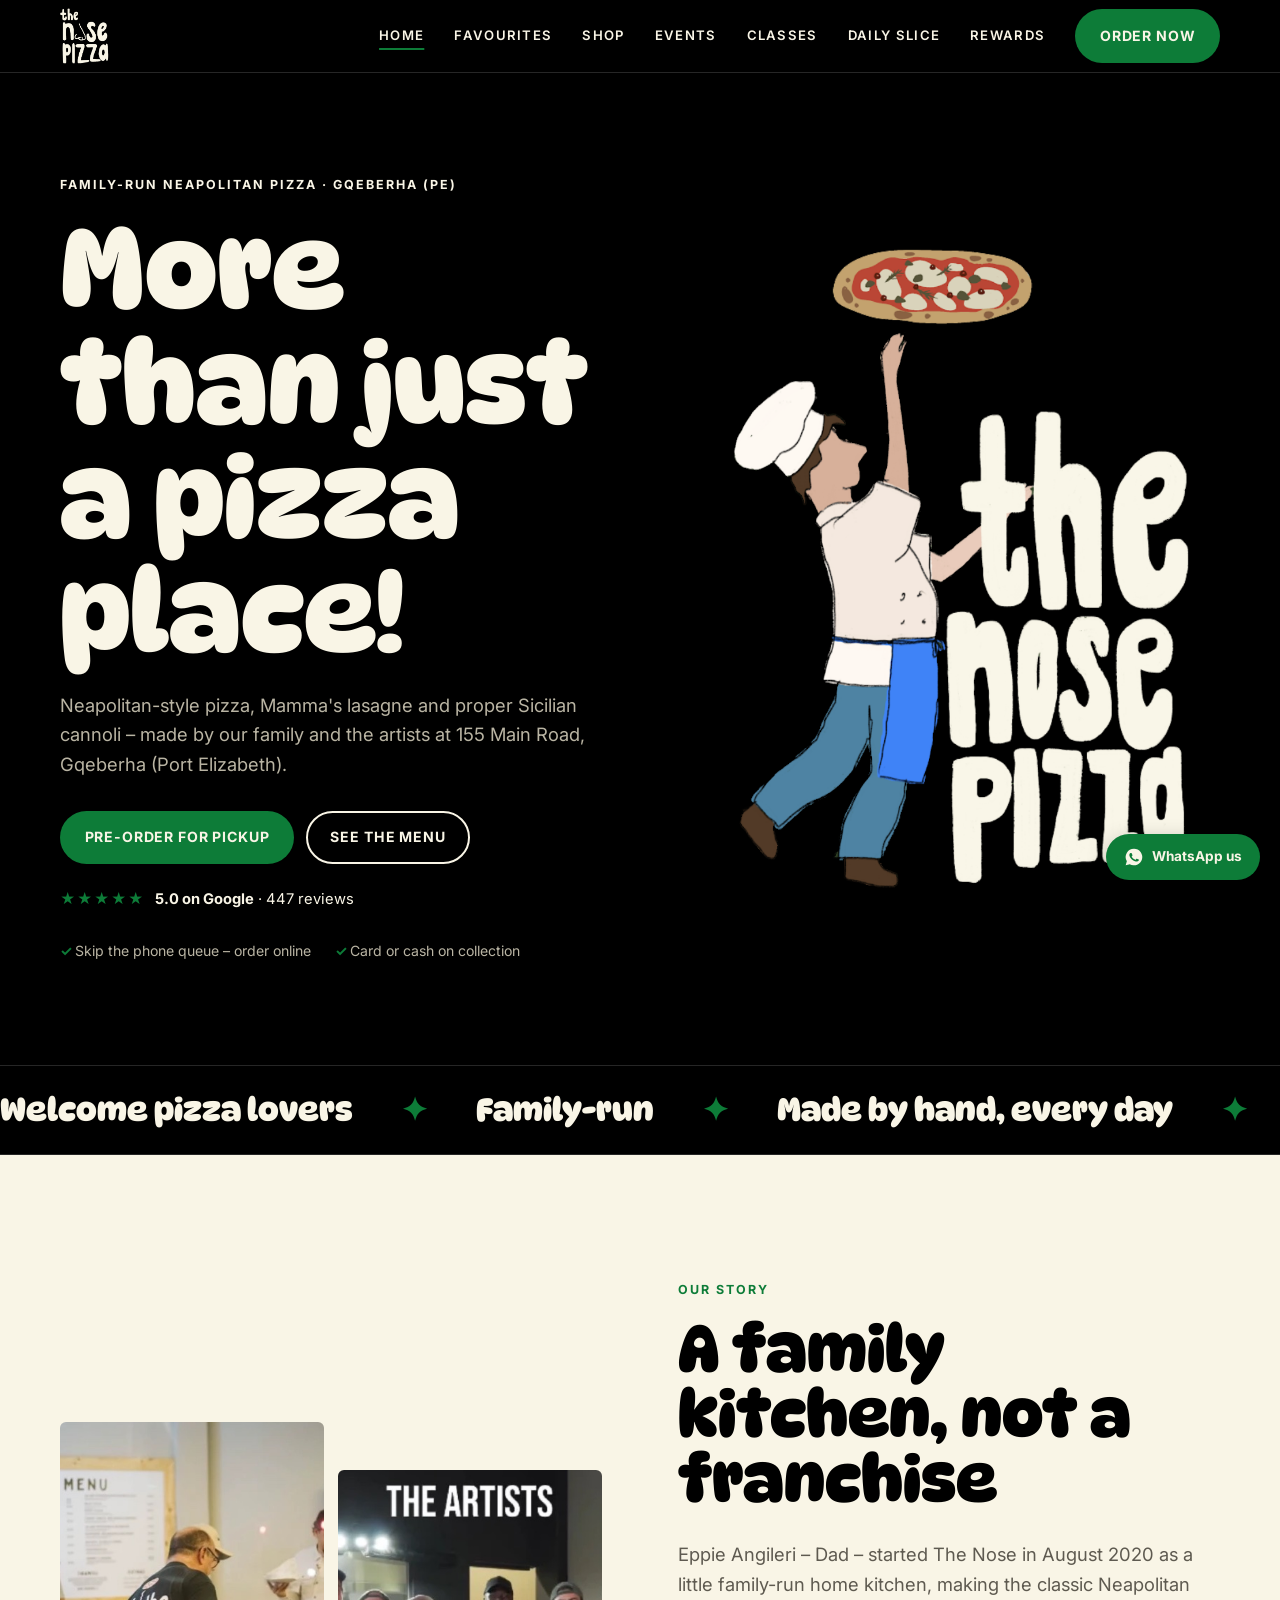
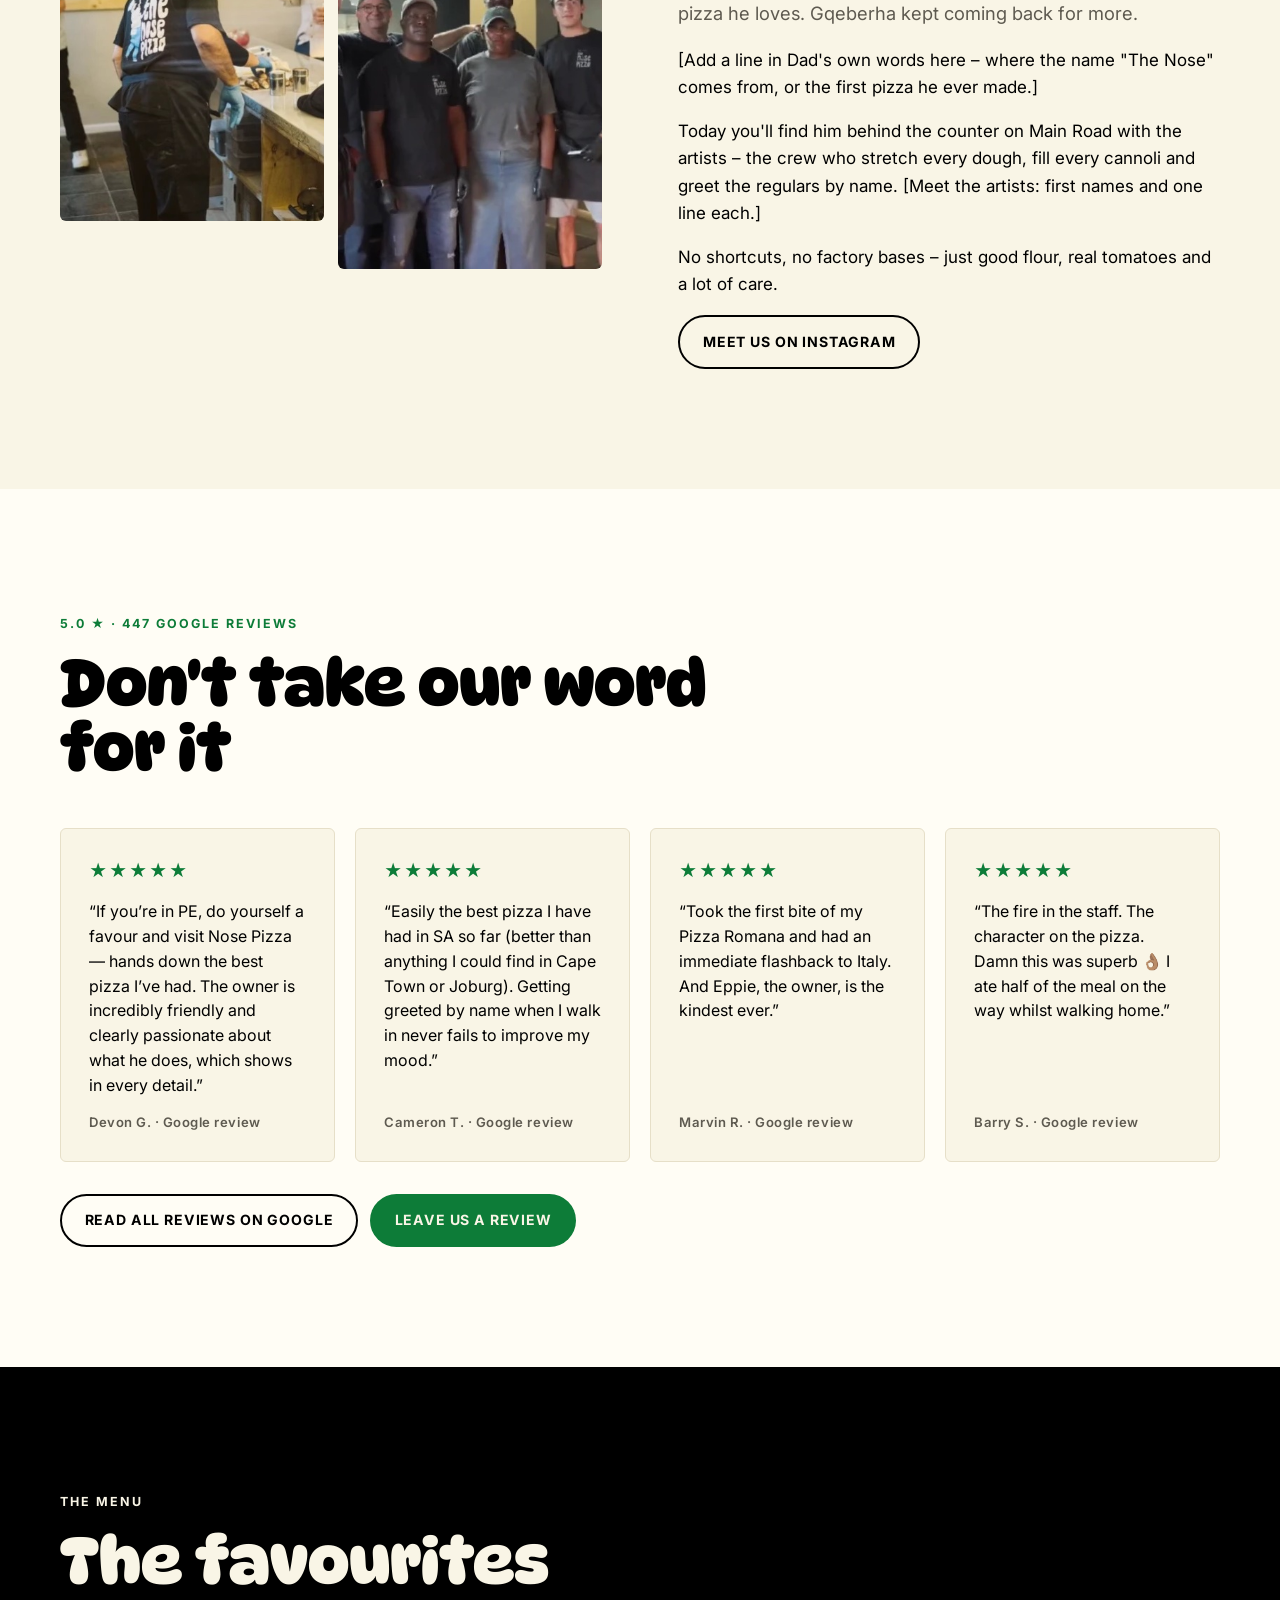
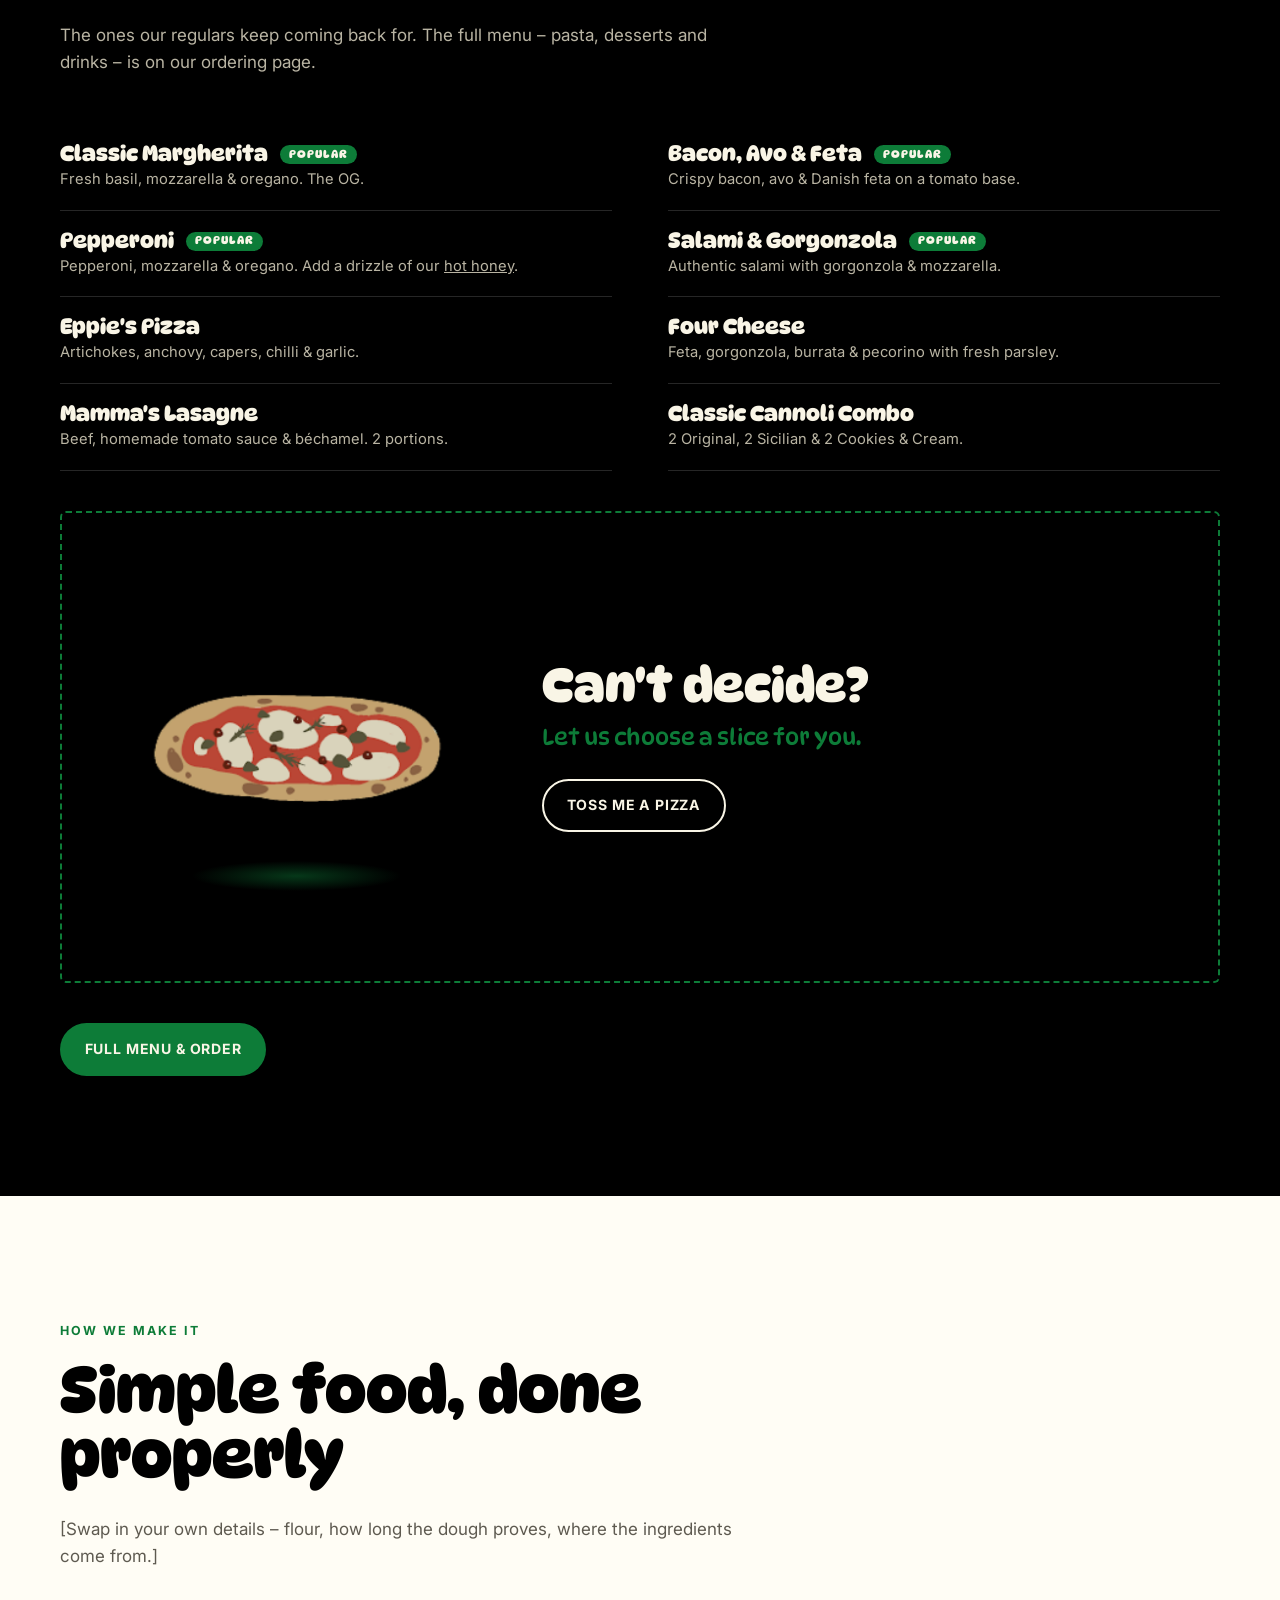
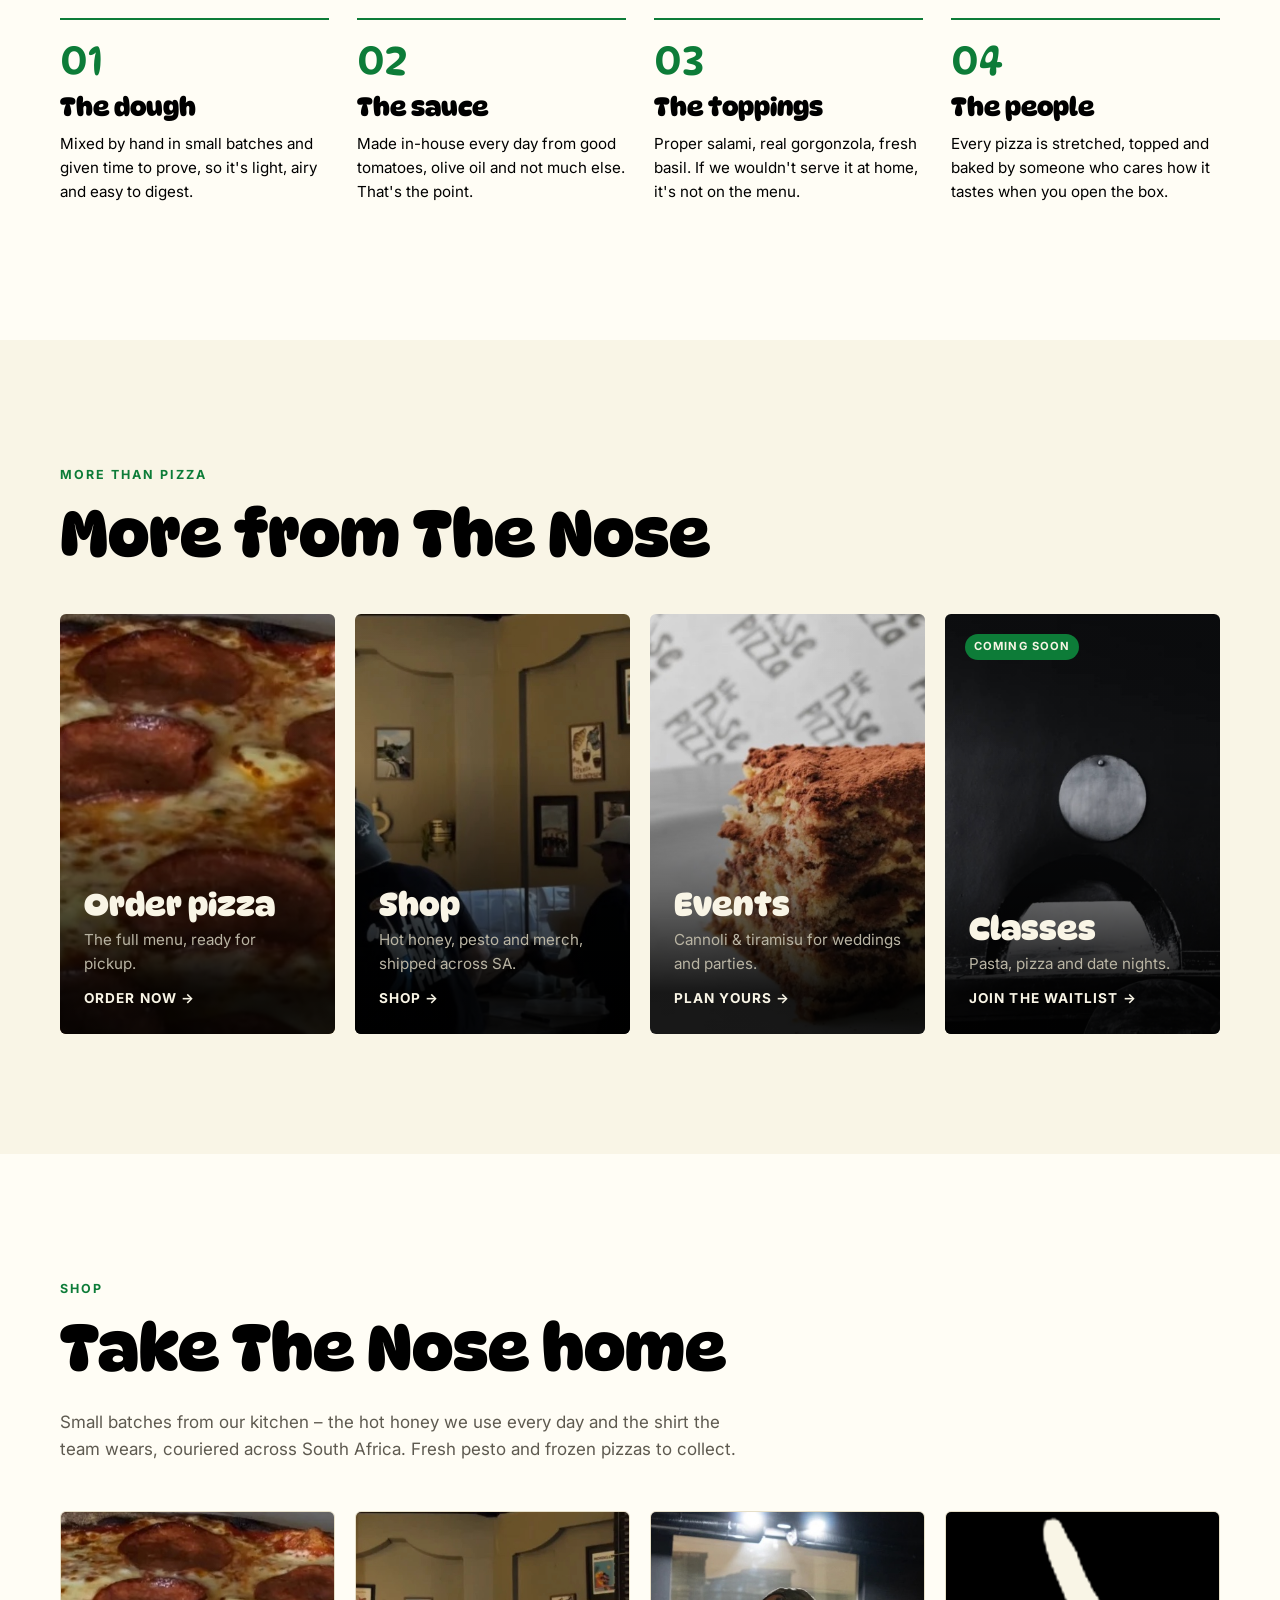
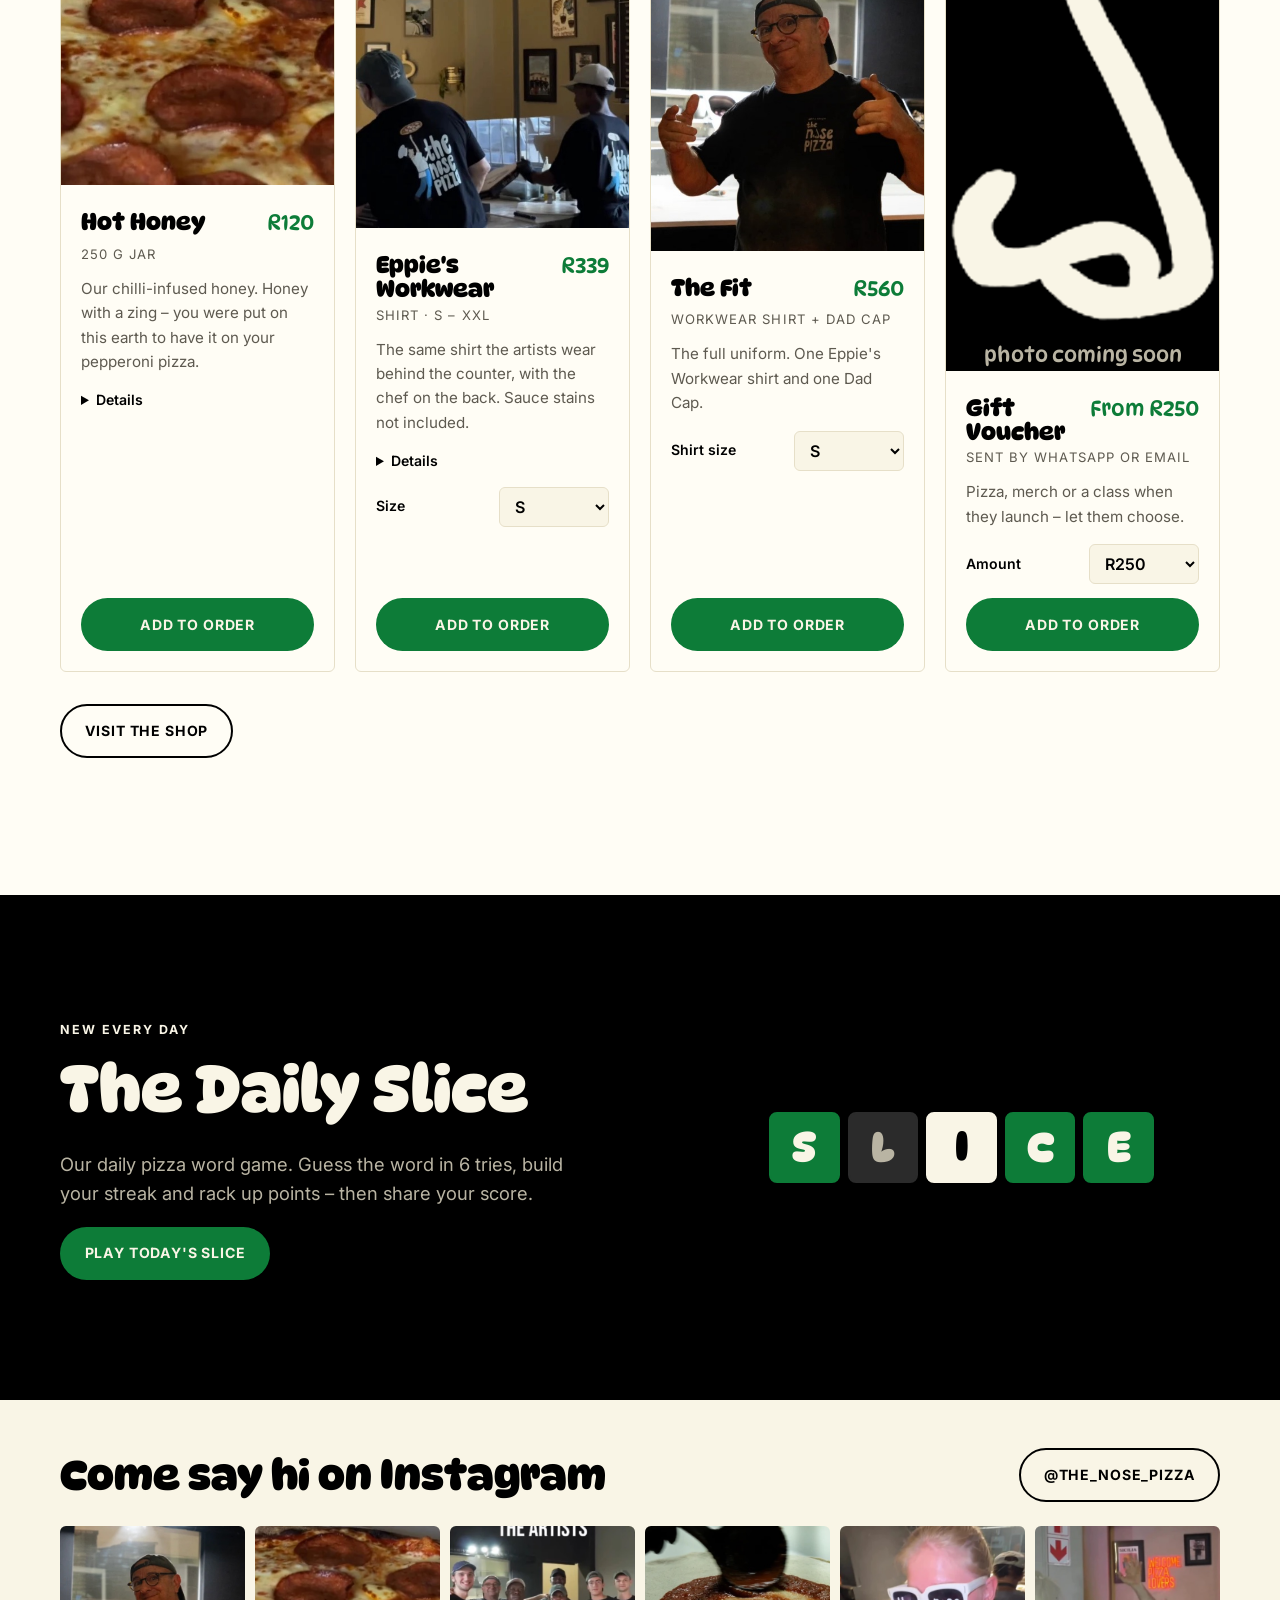
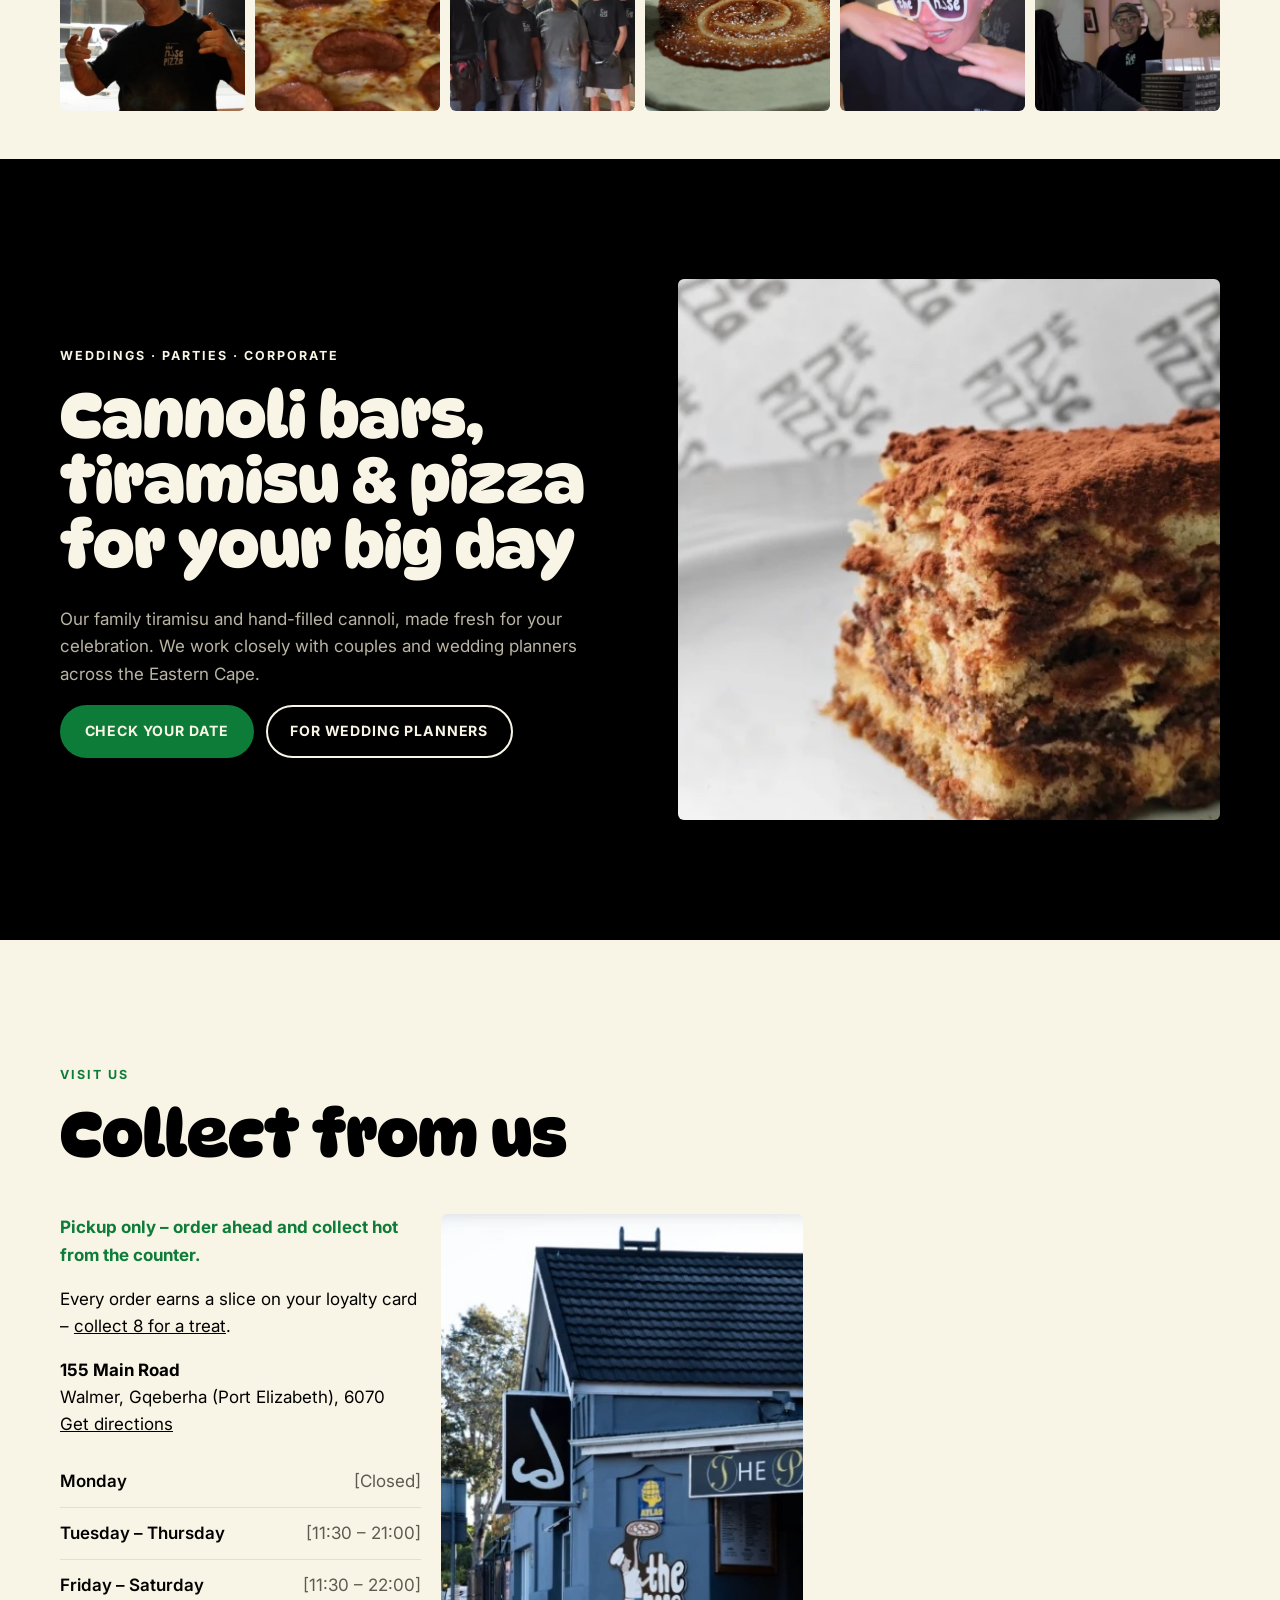
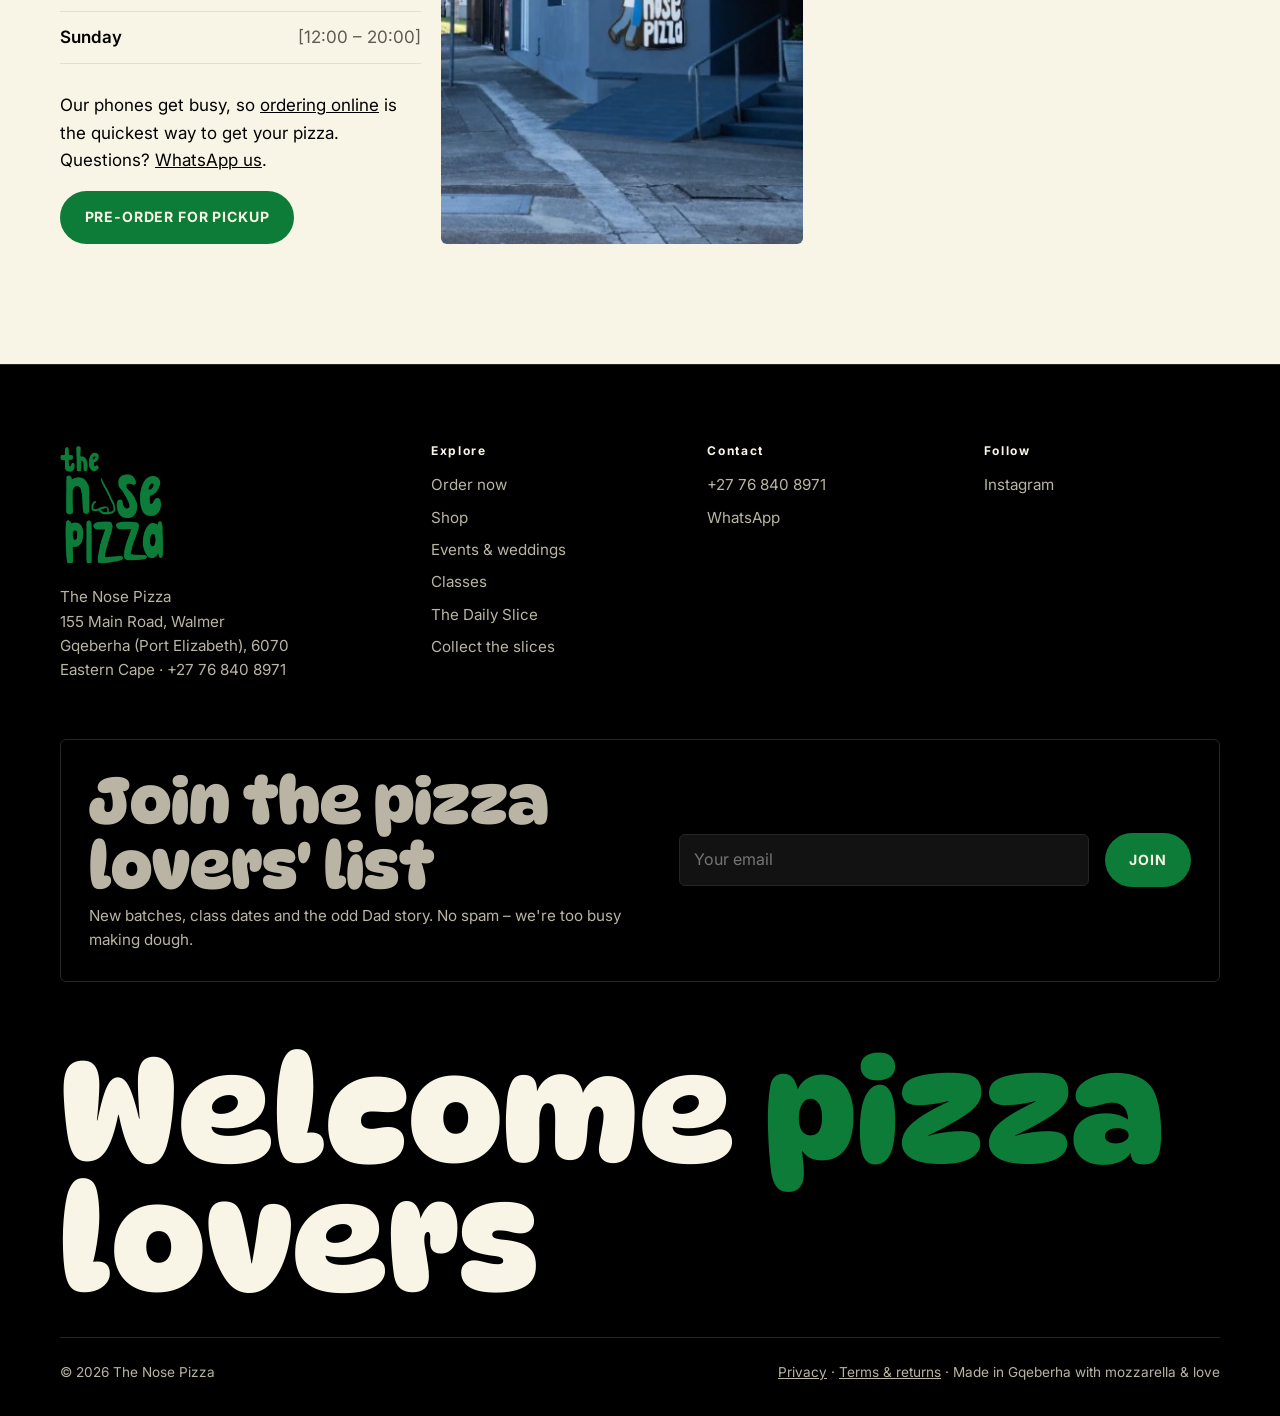
<file: index.html>
<!doctype html>
<html lang="en-ZA">
<head>
  <meta charset="utf-8">
  <meta name="robots" content="noindex">
  <meta name="viewport" content="width=device-width, initial-scale=1">
  <title>Neapolitan Pizza in Gqeberha, Port Elizabeth | The Nose Pizza</title>
  <meta name="description" content="Family-run Neapolitan pizza, Mamma's lasagne &amp; Sicilian cannoli at 155 Main Road, Gqeberha (PE). Order online for pickup – card or cash on collection.">
  <link rel="canonical" href="https://thenosepizza.co.za/">
  <meta property="og:type" content="website">
  <meta property="og:site_name" content="The Nose Pizza">
  <meta property="og:locale" content="en_ZA">
  <meta property="og:url" content="https://thenosepizza.co.za/">
  <meta property="og:title" content="Neapolitan Pizza in Gqeberha, Port Elizabeth | The Nose Pizza">
  <meta property="og:description" content="Family-run Neapolitan pizza, Mamma's lasagne &amp; Sicilian cannoli at 155 Main Road, Gqeberha (PE). Order online for pickup – card or cash on collection.">
  <meta property="og:image" content="https://thenosepizza.co.za/images/og-default.jpg">
  <meta property="og:image:width" content="1200">
  <meta property="og:image:height" content="630">
  <meta name="twitter:card" content="summary_large_image">
  <link rel="icon" href="favicon.ico" sizes="32x32">
  <link rel="icon" href="images/icon-192.png" type="image/png">
  <link rel="apple-touch-icon" href="apple-touch-icon.png">
  <link rel="manifest" href="site.webmanifest">
  <meta name="theme-color" content="#000000">
  <link rel="preconnect" href="https://fonts.googleapis.com">
  <link rel="preconnect" href="https://fonts.gstatic.com" crossorigin>
  <link href="https://fonts.googleapis.com/css2?family=DynaPuff:wght@500;700&family=Inter:wght@400;500;600;700&display=swap" rel="stylesheet">
  <link rel="stylesheet" href="css/styles.css">
  <!-- schema:start -->
  <script type="application/ld+json">
{
 "@context": "https://schema.org",
 "@graph": [
  {
   "@type": "WebSite",
   "@id": "https://thenosepizza.co.za/#website",
   "url": "https://thenosepizza.co.za/",
   "name": "The Nose Pizza",
   "inLanguage": "en-ZA",
   "publisher": {
    "@id": "https://thenosepizza.co.za/#restaurant"
   }
  },
  {
   "@type": "Restaurant",
   "@id": "https://thenosepizza.co.za/#restaurant",
   "name": "The Nose Pizza",
   "url": "https://thenosepizza.co.za/",
   "description": "Family-run Neapolitan pizzeria in Gqeberha (Port Elizabeth) serving pizza, Mamma's lasagne, cannoli and tiramisu for pickup.",
   "logo": "https://thenosepizza.co.za/images/logo-wordmark-green.png",
   "image": [
    "https://thenosepizza.co.za/images/og-default.jpg",
    "https://thenosepizza.co.za/images/storefront.jpg",
    "https://thenosepizza.co.za/images/pepperoni.jpg",
    "https://thenosepizza.co.za/images/tiramisu.jpg"
   ],
   "telephone": "+27768408971",
   "address": {
    "@type": "PostalAddress",
    "streetAddress": "155 Main Road, Walmer",
    "addressLocality": "Gqeberha",
    "addressRegion": "Eastern Cape",
    "postalCode": "6070",
    "addressCountry": "ZA"
   },
   "geo": {
   "@type": "GeoCoordinates",
   "latitude": -33.980298,
   "longitude": 25.5797306
  },
  "hasMap": "https://www.google.com/maps/search/?api=1&query=The%20Nose%20Pizza%2C%20155%20Main%20Road%2C%20Gqeberha%2C%206070&query_place_id=ChIJRSLSb1HTeh4RSPEgMdRbAw4",
   "areaServed": [
    "Gqeberha",
    "Port Elizabeth",
    "Nelson Mandela Bay",
    "Eastern Cape"
   ],
   "servesCuisine": [
    "Pizza",
    "Neapolitan",
    "Italian"
   ],
   "hasMenu": "https://order.storekit.com/the-nose-pizza/menu/",
   "acceptsReservations": false,
   "paymentAccepted": "Cash, Credit Card",
   "currenciesAccepted": "ZAR",
   "sameAs": [
    "https://www.instagram.com/the_nose_pizza/"
   ],
   "potentialAction": {
    "@type": "OrderAction",
    "target": {
     "@type": "EntryPoint",
     "urlTemplate": "https://order.storekit.com/the-nose-pizza/menu/",
     "inLanguage": "en-ZA",
     "actionPlatform": [
      "https://schema.org/DesktopWebPlatform",
      "https://schema.org/MobileWebPlatform"
     ]
    },
    "deliveryMethod": "http://purl.org/goodrelations/v1#DeliveryModePickUp"
   }
  }
 ]
}
  </script>
  <!-- schema:end -->
</head>
<body>

  <a class="skip-link" href="#main">Skip to content</a>

  <header class="site-header">
    <div class="wrap header-inner">
      <a class="brand" href="index.html" aria-label="The Nose Pizza home">
        <img src="images/logo-wordmark-cream.png" alt="The Nose Pizza" width="366" height="418">
      </a>
      <a class="btn btn-primary header-order" data-link="order" href="https://order.storekit.com/the-nose-pizza/menu/">Order</a>
      <button class="nav-toggle" aria-expanded="false" aria-controls="nav" aria-label="Open navigation"><span aria-hidden="true"></span></button>
      <nav id="nav">
        <a href="index.html">Home</a>
        <a href="index.html#menu">Favourites</a>
        <a href="shop.html">Shop</a>
        <a href="events.html">Events</a>
        <a href="classes.html">Classes</a>
        <a href="daily-slice.html">Daily Slice</a>
        <a href="loyalty.html">Rewards</a>
        <a class="btn btn-primary" data-link="order" href="https://order.storekit.com/the-nose-pizza/menu/">Order now</a>
      </nav>
    </div>
  </header>

  <main id="main">

    <!-- Hero -->
    <section class="hero dark">
      <div class="wrap hero-grid">
        <div>
          <h1><span class="eyebrow">Family-run Neapolitan pizza · Gqeberha (PE)</span> More than just a pizza place!</h1>
          <p class="lead">Neapolitan-style pizza, Mamma's lasagne and proper Sicilian cannoli – made by our family and the artists at 155 Main Road, Gqeberha (Port Elizabeth).</p>
          <div class="btn-row">
            <a class="btn btn-primary" data-link="order" href="https://order.storekit.com/the-nose-pizza/menu/">Pre-order for pickup</a>
            <a class="btn btn-outline" href="#menu">See the menu</a>
          </div>
          <a class="rating" href="https://www.google.com/maps/place/?q=place_id:ChIJRSLSb1HTeh4RSPEgMdRbAw4" target="_blank" rel="noopener">
            <span class="stars" aria-hidden="true">★★★★★</span>
            <span><strong>5.0 on Google</strong> · 447 reviews</span>
          </a>
          <div class="hero-note">
            <span>Skip the phone queue – order online</span>
            <span>Card or cash on collection</span>
          </div>
        </div>
        <div class="hero-art">
          <img class="chef-body" src="images/chef-body.png" alt="Illustration of a chef tossing a pizza beside The Nose Pizza wordmark" width="676" height="947" fetchpriority="high">
          <button class="chef-pizza" type="button" aria-label="Toss the pizza" data-chef-pizza><img src="images/pizza-toss.png" alt="" width="318" height="114"></button>
        </div>
      </div>
    </section>

    <div class="marquee" aria-hidden="true">
      <div class="marquee-track">
        <span>Welcome pizza lovers</span><span>Family-run</span><span>Made by hand, every day</span><span>Recipes from home</span>
        <span>Welcome pizza lovers</span><span>Family-run</span><span>Made by hand, every day</span><span>Recipes from home</span>
      </div>
    </div>

    <!-- Story -->
    <section class="section">
      <div class="wrap split">
        <div class="split-media pair">
          <img class="photo" src="images/dad-counter.jpg" alt="Dad plating cannoli at the counter" loading="lazy">
          <img class="photo" src="images/team.jpg" alt="The Nose Pizza kitchen team" loading="lazy">
        </div>
        <div>
          <span class="eyebrow">Our story</span>
          <h2>A family kitchen, not a franchise</h2>
          <p class="lead">Eppie Angileri – Dad – started The Nose in August 2020 as a little family-run home kitchen, making the classic Neapolitan pizza he loves. Gqeberha kept coming back for more.</p>
          <p>[Add a line in Dad's own words here – where the name "The Nose" comes from, or the first pizza he ever made.]</p>
          <p>Today you'll find him behind the counter on Main Road with the artists – the crew who stretch every dough, fill every cannoli and greet the regulars by name. [Meet the artists: first names and one line each.]</p>
          <p>No shortcuts, no factory bases – just good flour, real tomatoes and a lot of care.</p>
          <a class="btn btn-outline" data-link="instagram" href="https://www.instagram.com/the_nose_pizza/">Meet us on Instagram</a>
        </div>
      </div>
    </section>

    <!-- Reviews (copied from Google – refresh every few months) -->
    <section class="section bg-white" id="reviews">
      <div class="wrap">
        <div class="section-head">
          <span class="eyebrow">5.0 ★ · 447 Google reviews</span>
          <h2>Don't take our word for it</h2>
        </div>
        <div class="grid grid-4">
          <figure class="review">
            <span class="stars" aria-label="5 out of 5 stars">★★★★★</span>
            <blockquote>“If you’re in PE, do yourself a favour and visit Nose Pizza — hands down the best pizza I’ve had. The owner is incredibly friendly and clearly passionate about what he does, which shows in every detail.”</blockquote>
            <figcaption>Devon G. · Google review</figcaption>
          </figure>
          <figure class="review">
            <span class="stars" aria-label="5 out of 5 stars">★★★★★</span>
            <blockquote>“Easily the best pizza I have had in SA so far (better than anything I could find in Cape Town or Joburg). Getting greeted by name when I walk in never fails to improve my mood.”</blockquote>
            <figcaption>Cameron T. · Google review</figcaption>
          </figure>
          <figure class="review">
            <span class="stars" aria-label="5 out of 5 stars">★★★★★</span>
            <blockquote>“Took the first bite of my Pizza Romana and had an immediate flashback to Italy. And Eppie, the owner, is the kindest ever.”</blockquote>
            <figcaption>Marvin R. · Google review</figcaption>
          </figure>
          <figure class="review">
            <span class="stars" aria-label="5 out of 5 stars">★★★★★</span>
            <blockquote>“The fire in the staff. The character on the pizza. Damn this was superb 👌🏽 I ate half of the meal on the way whilst walking home.”</blockquote>
            <figcaption>Barry S. · Google review</figcaption>
          </figure>
        </div>
        <div class="btn-row" style="margin-top:32px">
          <a class="btn btn-outline" href="https://www.google.com/maps/place/?q=place_id:ChIJRSLSb1HTeh4RSPEgMdRbAw4" target="_blank" rel="noopener">Read all reviews on Google</a>
          <a class="btn btn-primary" href="https://search.google.com/local/writereview?placeid=ChIJRSLSb1HTeh4RSPEgMdRbAw4" target="_blank" rel="noopener">Leave us a review</a>
        </div>
      </div>
    </section>

    <!-- Menu favourites (full menu & prices live on Storekit) -->
    <section class="section dark" id="menu">
      <div class="wrap">
        <div class="section-head">
          <span class="eyebrow">The menu</span>
          <h2>The favourites</h2>
          <p>The ones our regulars keep coming back for. The full menu – pasta, desserts and drinks – is on our ordering page.</p>
        </div>
        <div class="menu-list">
          <div class="menu-item">
            <div><h3>Classic Margherita <span class="tag">Popular</span></h3><p>Fresh basil, mozzarella &amp; oregano. The OG.</p></div>
          </div>
          <div class="menu-item">
            <div><h3>Bacon, Avo &amp; Feta <span class="tag">Popular</span></h3><p>Crispy bacon, avo &amp; Danish feta on a tomato base.</p></div>
          </div>
          <div class="menu-item">
            <div><h3>Pepperoni <span class="tag">Popular</span></h3><p>Pepperoni, mozzarella &amp; oregano. Add a drizzle of our <a href="shop.html#hot-honey">hot honey</a>.</p></div>
          </div>
          <div class="menu-item">
            <div><h3>Salami &amp; Gorgonzola <span class="tag">Popular</span></h3><p>Authentic salami with gorgonzola &amp; mozzarella.</p></div>
          </div>
          <div class="menu-item">
            <div><h3>Eppie's Pizza</h3><p>Artichokes, anchovy, capers, chilli &amp; garlic.</p></div>
          </div>
          <div class="menu-item">
            <div><h3>Four Cheese</h3><p>Feta, gorgonzola, burrata &amp; pecorino with fresh parsley.</p></div>
          </div>
          <div class="menu-item">
            <div><h3>Mamma's Lasagne</h3><p>Beef, homemade tomato sauce &amp; béchamel. 2 portions.</p></div>
          </div>
          <div class="menu-item">
            <div><h3>Classic Cannoli Combo</h3><p>2 Original, 2 Sicilian &amp; 2 Cookies &amp; Cream.</p></div>
          </div>
        </div>
        <!-- Can't decide? picker – pizzas and photos live in js/menu.js -->
        <div class="picker">
          <div class="picker-stage" aria-hidden="true">
            <img class="picker-toss" src="images/pizza-toss.png" alt="" width="318" height="120" data-picker-toss>
            <img class="picker-photo" alt="" data-picker-photo hidden>
          </div>
          <div class="picker-copy" aria-live="polite">
            <div data-picker-intro>
              <h3>Can't decide?</h3>
              <p class="picker-lead">Let us choose a slice for you.</p>
            </div>
            <div class="picker-result" data-picker-result hidden>
              <span class="eyebrow">Tonight you're having…</span>
              <h3 data-picker-name>Classic Margherita</h3>
              <p data-picker-desc></p>
              <p class="picker-tip" data-picker-tip hidden></p>
            </div>
            <div class="btn-row">
              <button class="btn btn-outline" type="button" data-picker-spin>Toss me a pizza</button>
              <a class="btn btn-primary" data-picker-order href="https://order.storekit.com/the-nose-pizza/menu/#category-96988" hidden>Add to my order</a>
              <a class="btn btn-outline" data-picker-honey href="https://order.storekit.com/the-nose-pizza/menu/" hidden>With hot honey +R20</a>
            </div>
            <p class="picker-note" data-picker-note hidden>Opens our order page with the <strong data-picker-name></strong> already in your basket.</p>
          </div>
        </div>

        <a class="btn btn-primary" data-link="order" href="https://order.storekit.com/the-nose-pizza/menu/">Full menu &amp; order</a>
      </div>
    </section>

    <!-- How we make it -->
    <section class="section bg-white">
      <div class="wrap">
        <div class="section-head">
          <span class="eyebrow">How we make it</span>
          <h2>Simple food, done properly</h2>
          <p>[Swap in your own details – flour, how long the dough proves, where the ingredients come from.]</p>
        </div>
        <div class="steps">
          <div class="step">
            <h3>The dough</h3>
            <p>Mixed by hand in small batches and given time to prove, so it's light, airy and easy to digest.</p>
          </div>
          <div class="step">
            <h3>The sauce</h3>
            <p>Made in-house every day from good tomatoes, olive oil and not much else. That's the point.</p>
          </div>
          <div class="step">
            <h3>The toppings</h3>
            <p>Proper salami, real gorgonzola, fresh basil. If we wouldn't serve it at home, it's not on the menu.</p>
          </div>
          <div class="step">
            <h3>The people</h3>
            <p>Every pizza is stretched, topped and baked by someone who cares how it tastes when you open the box.</p>
          </div>
        </div>
      </div>
    </section>

    <!-- What we do -->
    <section class="section">
      <div class="wrap">
        <div class="section-head">
          <span class="eyebrow">More than pizza</span>
          <h2>More from The Nose</h2>
        </div>
        <div class="grid grid-4">
          <a class="tile" data-link="order" href="https://order.storekit.com/the-nose-pizza/menu/">
            <img src="images/hot-honey.jpg" alt="" loading="lazy">
            <h3>Order pizza</h3>
            <p>The full menu, ready for pickup.</p>
            <span class="card-link">Order now</span>
          </a>
          <a class="tile" href="shop.html">
            <img src="images/tees.jpg" alt="" loading="lazy">
            <h3>Shop</h3>
            <p>Hot honey, pesto and merch, shipped across SA.</p>
            <span class="card-link">Shop</span>
          </a>
          <a class="tile" href="events.html">
            <img src="images/tiramisu.jpg" alt="" loading="lazy">
            <h3>Events</h3>
            <p>Cannoli &amp; tiramisu for weddings and parties.</p>
            <span class="card-link">Plan yours</span>
          </a>
          <a class="tile" href="classes.html">
            <img src="images/oven.jpg" alt="" loading="lazy">
            <span class="tag tag-soon">Coming soon</span>
            <h3>Classes</h3>
            <p>Pasta, pizza and date nights.</p>
            <span class="card-link">Join the waitlist</span>
          </a>
        </div>
      </div>
    </section>

    <!-- Featured products -->
    <section class="section bg-white">
      <div class="wrap">
        <div class="section-head">
          <span class="eyebrow">Shop</span>
          <h2>Take The Nose home</h2>
          <p>Small batches from our kitchen – the hot honey we use every day and the shirt the team wears, couriered across South Africa. Fresh pesto and frozen pizzas to collect.</p>
        </div>
        <div class="products" data-products="featured"></div>
        <p style="margin-top:32px"><a class="btn btn-outline" href="shop.html">Visit the shop</a></p>
      </div>
    </section>

    <!-- Daily Slice teaser -->
    <section class="section dark">
      <div class="wrap split">
        <div>
          <span class="eyebrow">New every day</span>
          <h2>The Daily Slice</h2>
          <p class="lead">Our daily pizza word game. Guess the word in 6 tries, build your streak and rack up points – then share your score.</p>
          <a class="btn btn-primary" href="daily-slice.html">Play today's slice</a>
        </div>
        <div class="dd-teaser" aria-hidden="true"><span class="dd-tile" data-state="correct">S</span><span class="dd-tile" data-state="absent">L</span><span class="dd-tile" data-state="present">I</span><span class="dd-tile" data-state="correct">C</span><span class="dd-tile" data-state="correct">E</span></div>
      </div>
    </section>

    <!-- Instagram -->
    <section class="section-tight">
      <div class="wrap">
        <div class="insta-head">
          <h2>Come say hi on Instagram</h2>
          <a class="btn btn-outline" data-link="instagram" href="https://www.instagram.com/the_nose_pizza/">@the_nose_pizza</a>
        </div>
        <div class="insta-grid">
          <a href="https://www.instagram.com/the_nose_pizza/" data-link="instagram"><img src="images/dad.jpg" alt="Dad pointing at the camera" loading="lazy" width="484" height="560"></a>
          <a href="https://www.instagram.com/the_nose_pizza/" data-link="instagram"><img src="images/hot-honey.jpg" alt="Pepperoni pizza" loading="lazy" width="484" height="560"></a>
          <a href="https://www.instagram.com/the_nose_pizza/" data-link="instagram"><img src="images/team.jpg" alt="The artists" loading="lazy" width="484" height="560"></a>
          <a href="https://www.instagram.com/the_nose_pizza/" data-link="instagram"><img src="images/sauce.jpg" alt="Sauce going on the dough" loading="lazy" width="484" height="560"></a>
          <a href="https://www.instagram.com/the_nose_pizza/" data-link="instagram"><img src="images/sunnies.jpg" alt="The Nose sunglasses" loading="lazy" width="484" height="560"></a>
          <a href="https://www.instagram.com/the_nose_pizza/" data-link="instagram"><img src="images/dad-wave.jpg" alt="Dad under the neon sign" loading="lazy" width="484" height="560"></a>
        </div>
      </div>
    </section>

    <!-- Events band -->
    <section class="section dark">
      <div class="wrap split reverse">
        <div>
          <span class="eyebrow">Weddings · Parties · Corporate</span>
          <h2>Cannoli bars, tiramisu &amp; pizza for your big day</h2>
          <p>Our family tiramisu and hand-filled cannoli, made fresh for your celebration. We work closely with couples and wedding planners across the Eastern Cape.</p>
          <div class="btn-row">
            <a class="btn btn-primary" href="events.html#enquire">Check your date</a>
            <a class="btn btn-outline" href="events.html#planners">For wedding planners</a>
          </div>
        </div>
        <div class="split-media square">
          <img class="photo" src="images/tiramisu.jpg" alt="A slice of tiramisu on Nose Pizza paper" loading="lazy">
        </div>
      </div>
    </section>

    <!-- Visit -->
    <section class="section" id="visit">
      <div class="wrap">
        <div class="section-head">
          <span class="eyebrow">Visit us</span>
          <h2>Collect from us</h2>
        </div>
        <div class="visit-grid">
          <div>
            <p class="pickup-note">Pickup only – order ahead and collect hot from the counter.</p>
            <p>Every order earns a slice on your loyalty card – <a href="loyalty.html">collect 8 for a treat</a>.</p>
            <p><strong>155 Main Road</strong><br>Walmer, Gqeberha (Port Elizabeth), 6070<br><a href="https://www.google.com/maps/search/?api=1&query=The%20Nose%20Pizza%2C%20155%20Main%20Road%2C%20Gqeberha%2C%206070&query_place_id=ChIJRSLSb1HTeh4RSPEgMdRbAw4" target="_blank" rel="noopener">Get directions</a></p>
            <ul class="info-list">
              <li><span>Monday</span><span>[Closed]</span></li>
              <li><span>Tuesday – Thursday</span><span>[11:30 – 21:00]</span></li>
              <li><span>Friday – Saturday</span><span>[11:30 – 22:00]</span></li>
              <li><span>Sunday</span><span>[12:00 – 20:00]</span></li>
            </ul>
            <p>Our phones get busy, so <a data-link="order" href="https://order.storekit.com/the-nose-pizza/menu/">ordering online</a> is the quickest way to get your pizza. Questions? <a data-link="whatsapp" href="https://wa.me/27768408971">WhatsApp us</a>.</p>
            <a class="btn btn-primary" data-link="order" href="https://order.storekit.com/the-nose-pizza/menu/">Pre-order for pickup</a>
          </div>
          <img class="photo" src="images/storefront.jpg" alt="The Nose Pizza shopfront on Main Road" loading="lazy">
          <iframe class="map" title="Map to The Nose Pizza" loading="lazy" referrerpolicy="no-referrer-when-downgrade"
            src="https://maps.google.com/maps?q=The%20Nose%20Pizza%2C%20155%20Main%20Road%2C%20Gqeberha%2C%206070&z=15&output=embed"></iframe>
        </div>
      </div>
    </section>

  </main>

  <footer class="site-footer">
    <div class="wrap">
      <div class="footer-grid">
        <div>
          <a class="brand" href="index.html" aria-label="The Nose Pizza home">
            <img src="images/logo-wordmark-green.png" alt="The Nose Pizza" width="366" height="418">
          </a>
          <address>The Nose Pizza<br>155 Main Road, Walmer<br>Gqeberha (Port Elizabeth), 6070<br>Eastern Cape · <a href="tel:+27768408971">+27 76 840 8971</a></address>
        </div>
        <div>
          <h2 class="footer-h">Explore</h2>
          <ul>
            <li><a data-link="order" href="https://order.storekit.com/the-nose-pizza/menu/">Order now</a></li>
            <li><a href="shop.html">Shop</a></li>
            <li><a href="events.html">Events &amp; weddings</a></li>
            <li><a href="classes.html">Classes</a></li>
            <li><a href="daily-slice.html">The Daily Slice</a></li>
            <li><a href="loyalty.html">Collect the slices</a></li>
          </ul>
        </div>
        <div>
          <h2 class="footer-h">Contact</h2>
          <ul>
            <li><a data-link="phone" data-fill="phone" href="tel:+27768408971">+27 76 840 8971</a></li>
            <li><a data-link="whatsapp" href="https://wa.me/27768408971">WhatsApp</a></li>
            <li><a data-link="email" data-fill="email" href="#">Email</a></li>
          </ul>
        </div>
        <div>
          <h2 class="footer-h">Follow</h2>
          <ul>
            <li><a data-link="instagram" href="https://www.instagram.com/the_nose_pizza/">Instagram</a></li>
            <li><a data-link="facebook" href="#">Facebook</a></li>
          </ul>
        </div>
      </div>
      <form class="footer-signup" name="pizza-lovers-list" method="POST" action="thanks.html?f=list" data-netlify="true" netlify-honeypot="bot-field">
        <input type="hidden" name="form-name" value="pizza-lovers-list">
        <p class="hidden"><label>Don't fill this in: <input name="bot-field"></label></p>
        <div>
          <h2 class="footer-h">Join the pizza lovers' list</h2>
          <p>New batches, class dates and the odd Dad story. No spam – we're too busy making dough.</p>
        </div>
        <label class="sr-only" for="signup-email">Email address</label>
        <input id="signup-email" type="email" name="email" autocomplete="email" placeholder="Your email" required>
        <button class="btn btn-primary" type="submit">Join</button>
      </form>
      <p class="footer-big">Welcome <span>pizza</span> lovers</p>
      <div class="footer-bottom">
        <span>© <span data-year></span> The Nose Pizza</span>
        <span><a href="privacy.html">Privacy</a> · <a href="terms.html">Terms &amp; returns</a> · Made in Gqeberha with mozzarella &amp; love</span>
      </div>
    </div>
  </footer>

  <a class="wa-float" data-link="whatsapp" href="https://wa.me/27768408971" aria-label="Chat on WhatsApp">
    <svg viewBox="0 0 24 24" aria-hidden="true"><path d="M12 2a10 10 0 0 0-8.6 15.1L2 22l5-1.3A10 10 0 1 0 12 2Zm5.3 14.1c-.2.6-1.3 1.2-1.8 1.3-.5 0-1 .2-3.3-.7-2.8-1.1-4.5-3.9-4.7-4.1-.1-.2-1.1-1.5-1.1-2.9s.7-2 1-2.3c.2-.3.5-.3.7-.3h.5c.2 0 .4 0 .6.5l.9 2.1c.1.2.1.4 0 .5l-.3.5-.4.4c-.1.1-.3.3-.1.6.2.3.8 1.3 1.7 2.1 1.2 1 2.1 1.3 2.4 1.5.3.1.5.1.6-.1l.9-1c.2-.3.4-.2.6-.1l2 1c.3.1.5.2.5.3.1.1.1.6-.1 1.2Z"/></svg>
    <span>WhatsApp us</span>
  </a>

  <script src="js/config.js"></script>
  <script src="js/products.js"></script>
  <script src="js/menu.js"></script>
  <script src="js/main.js"></script>
</body>
</html>
</file>
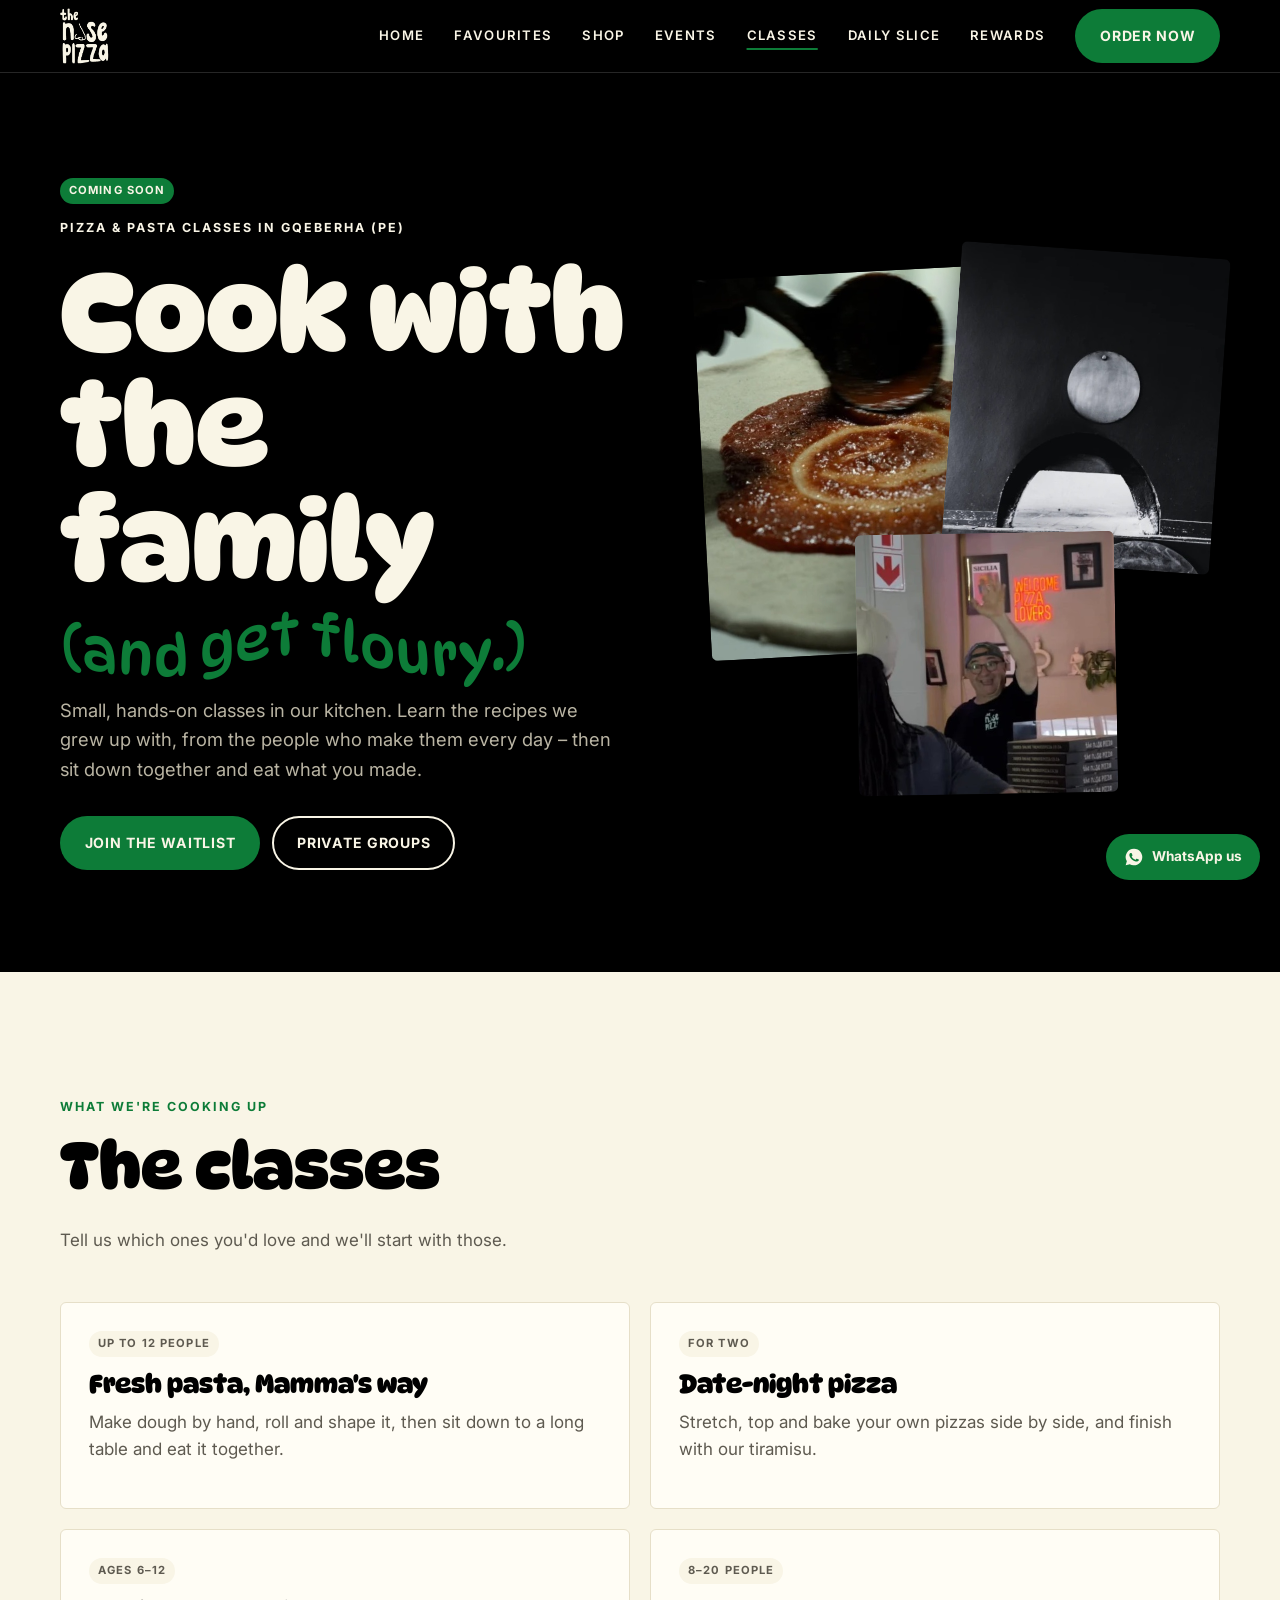
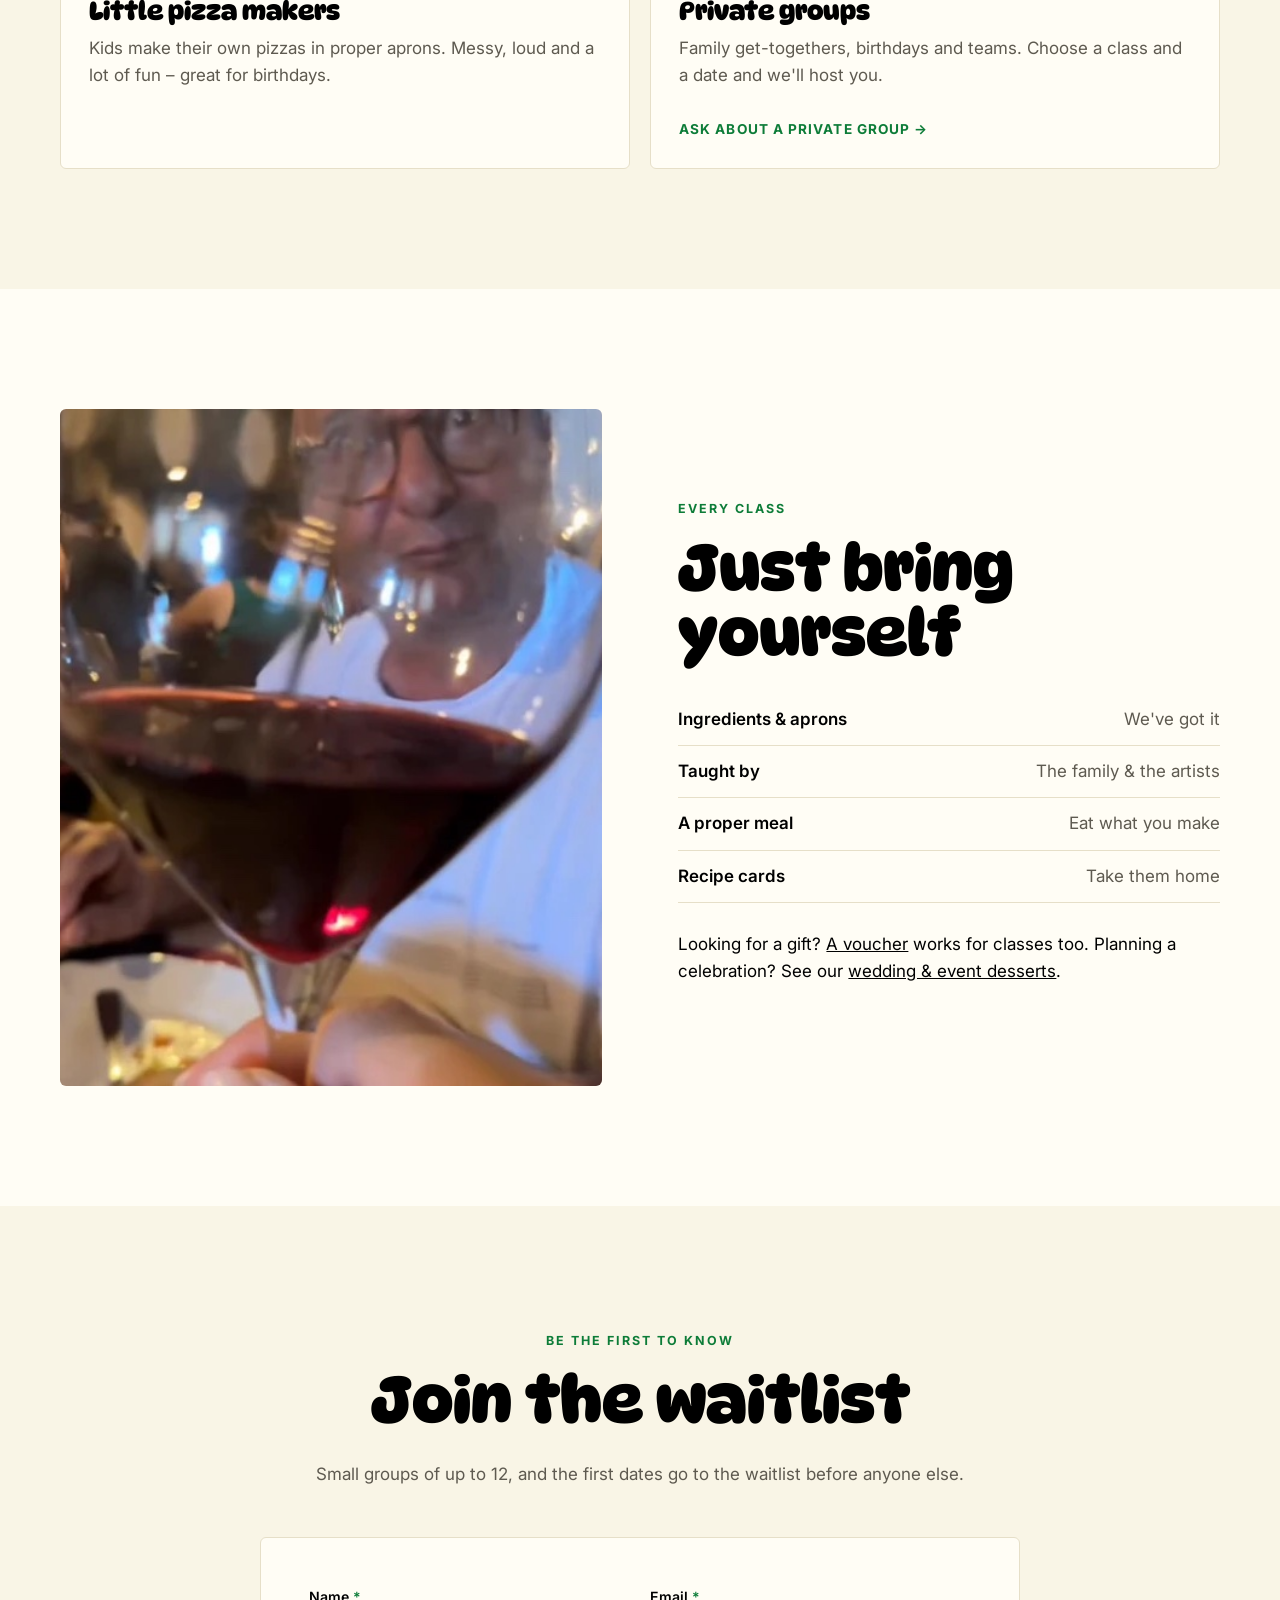
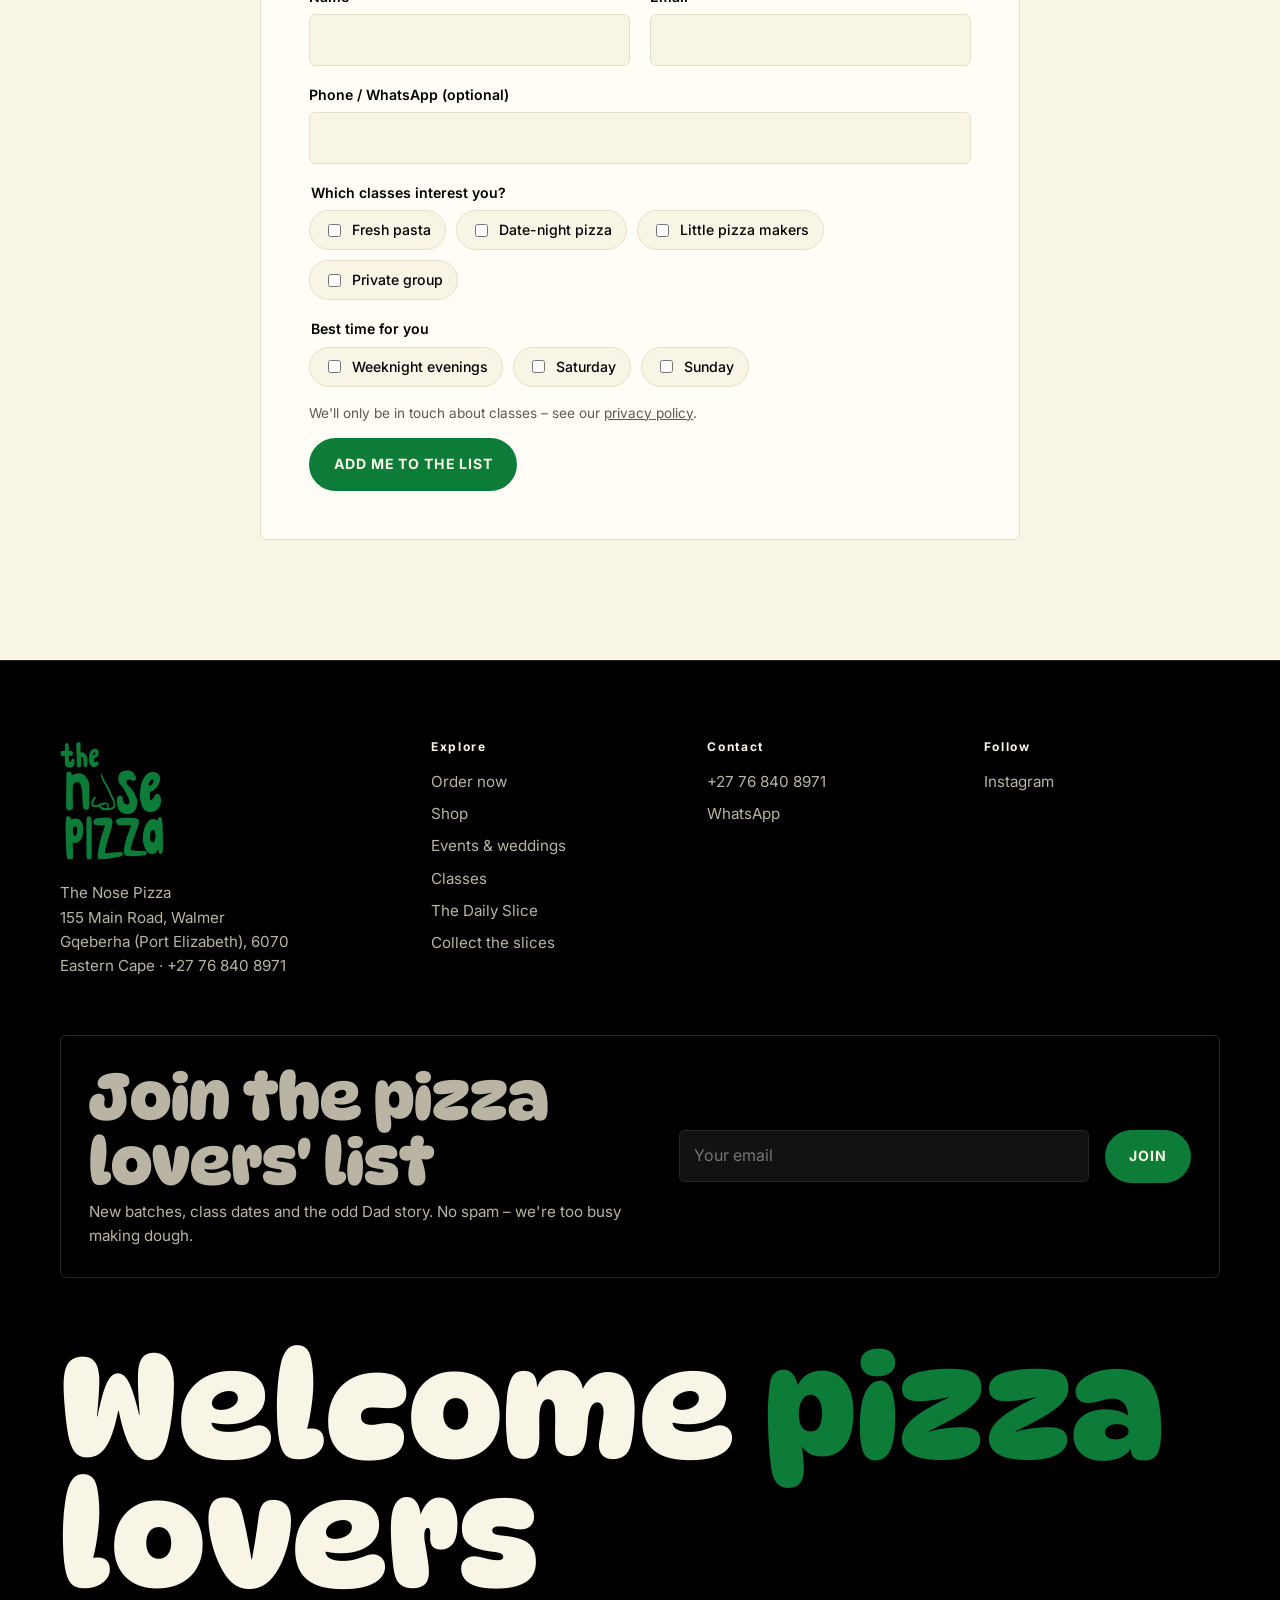
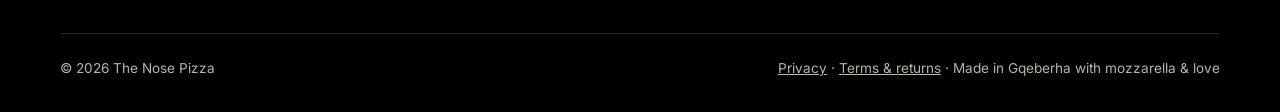
<file: classes.html>
<!doctype html>
<html lang="en-ZA">
<head>
  <meta charset="utf-8">
  <meta name="robots" content="noindex">
  <meta name="viewport" content="width=device-width, initial-scale=1">
  <title>Pizza &amp; Pasta Classes in Gqeberha (PE) | The Nose Pizza</title>
  <meta name="description" content="Hands-on pizza and fresh pasta classes in Gqeberha, Port Elizabeth: date nights, kids' parties and private groups with the family. Join the waitlist.">
  <link rel="canonical" href="https://thenosepizza.co.za/classes.html">
  <meta property="og:type" content="website">
  <meta property="og:site_name" content="The Nose Pizza">
  <meta property="og:locale" content="en_ZA">
  <meta property="og:url" content="https://thenosepizza.co.za/classes.html">
  <meta property="og:title" content="Pizza &amp; Pasta Classes in Gqeberha (PE) | The Nose Pizza">
  <meta property="og:description" content="Hands-on pizza and fresh pasta classes in Gqeberha, Port Elizabeth: date nights, kids' parties and private groups with the family. Join the waitlist.">
  <meta property="og:image" content="https://thenosepizza.co.za/images/og-default.jpg">
  <meta property="og:image:width" content="1200">
  <meta property="og:image:height" content="630">
  <meta name="twitter:card" content="summary_large_image">
  <link rel="icon" href="favicon.ico" sizes="32x32">
  <link rel="icon" href="images/icon-192.png" type="image/png">
  <link rel="apple-touch-icon" href="apple-touch-icon.png">
  <link rel="manifest" href="site.webmanifest">
  <meta name="theme-color" content="#000000">
  <link rel="preconnect" href="https://fonts.googleapis.com">
  <link rel="preconnect" href="https://fonts.gstatic.com" crossorigin>
  <link href="https://fonts.googleapis.com/css2?family=DynaPuff:wght@500;700&family=Inter:wght@400;500;600;700&display=swap" rel="stylesheet">
  <link rel="stylesheet" href="css/styles.css">
  <!-- schema:start -->
  <!-- schema:end -->
</head>
<body>

  <a class="skip-link" href="#main">Skip to content</a>

  <header class="site-header">
    <div class="wrap header-inner">
      <a class="brand" href="index.html" aria-label="The Nose Pizza home">
        <img src="images/logo-wordmark-cream.png" alt="The Nose Pizza" width="366" height="418">
      </a>
      <a class="btn btn-primary header-order" data-link="order" href="https://order.storekit.com/the-nose-pizza/menu/">Order</a>
      <button class="nav-toggle" aria-expanded="false" aria-controls="nav" aria-label="Open navigation"><span aria-hidden="true"></span></button>
      <nav id="nav">
        <a href="index.html">Home</a>
        <a href="index.html#menu">Favourites</a>
        <a href="shop.html">Shop</a>
        <a href="events.html">Events</a>
        <a href="classes.html">Classes</a>
        <a href="daily-slice.html">Daily Slice</a>
        <a href="loyalty.html">Rewards</a>
        <a class="btn btn-primary" data-link="order" href="https://order.storekit.com/the-nose-pizza/menu/">Order now</a>
      </nav>
    </div>
  </header>

  <main id="main">

    <section class="hero dark">
      <div class="wrap hero-grid">
        <div>
          <span class="tag tag-soon">Coming soon</span>
          <h1><span class="eyebrow">Pizza &amp; pasta classes in Gqeberha (PE)</span> Cook with the family <span class="hand">(and get floury.)</span></h1>
          <p class="lead">Small, hands-on classes in our kitchen. Learn the recipes we grew up with, from the people who make them every day – then sit down together and eat what you made.</p>
          <div class="btn-row">
            <a class="btn btn-primary" href="#waitlist">Join the waitlist</a>
            <a class="btn btn-outline" href="#waitlist" data-prefill='{"classes":"Private group"}'>Private groups</a>
          </div>
        </div>
        <div class="collage">
          <img src="images/sauce.jpg" alt="Sauce being spread on pizza dough">
          <img src="images/oven.jpg" alt="The pizza oven">
          <img src="images/dad-wave.jpg" alt="Dad waving under the Welcome Pizza Lovers neon sign">
        </div>
      </div>
    </section>

    <section class="section">
      <div class="wrap">
        <div class="section-head">
          <span class="eyebrow">What we're cooking up</span>
          <h2>The classes</h2>
          <p>Tell us which ones you'd love and we'll start with those.</p>
        </div>
        <div class="grid grid-2">
          <div class="card">
            <span class="tag">Up to 12 people</span>
            <h3>Fresh pasta, Mamma's way</h3>
            <p>Make dough by hand, roll and shape it, then sit down to a long table and eat it together.</p>
          </div>
          <div class="card">
            <span class="tag">For two</span>
            <h3>Date-night pizza</h3>
            <p>Stretch, top and bake your own pizzas side by side, and finish with our tiramisu.</p>
          </div>
          <div class="card">
            <span class="tag">Ages 6–12</span>
            <h3>Little pizza makers</h3>
            <p>Kids make their own pizzas in proper aprons. Messy, loud and a lot of fun – great for birthdays.</p>
          </div>
          <div class="card" id="private">
            <span class="tag">8–20 people</span>
            <h3>Private groups</h3>
            <p>Family get-togethers, birthdays and teams. Choose a class and a date and we'll host you.</p>
            <a class="card-link" href="#waitlist" data-prefill='{"classes":"Private group"}' style="margin-top:12px">Ask about a private group</a>
          </div>
        </div>
      </div>
    </section>

    <section class="section bg-white">
      <div class="wrap split">
        <div class="split-media">
          <img class="photo" src="images/dad-wine.jpg" alt="Dad raising a glass of red wine" loading="lazy">
        </div>
        <div>
          <span class="eyebrow">Every class</span>
          <h2>Just bring yourself</h2>
          <ul class="info-list">
            <li><span>Ingredients &amp; aprons</span><span>We've got it</span></li>
            <li><span>Taught by</span><span>The family &amp; the artists</span></li>
            <li><span>A proper meal</span><span>Eat what you make</span></li>
            <li><span>Recipe cards</span><span>Take them home</span></li>
          </ul>
          <p>Looking for a gift? <a href="shop.html#gift-voucher">A voucher</a> works for classes too. Planning a celebration? See our <a href="events.html">wedding &amp; event desserts</a>.</p>
        </div>
      </div>
    </section>

    <section class="section" id="waitlist">
      <div class="wrap">
        <div class="section-head center">
          <span class="eyebrow">Be the first to know</span>
          <h2>Join the waitlist</h2>
          <p>Small groups of up to 12, and the first dates go to the waitlist before anyone else.</p>
        </div>
        <form class="form-card" name="class-waitlist" method="POST" action="thanks.html?f=waitlist" data-netlify="true" netlify-honeypot="bot-field" style="max-width:760px;margin:0 auto">
          <input type="hidden" name="form-name" value="class-waitlist">
          <p class="hidden"><label>Don't fill this in: <input name="bot-field"></label></p>
          <div class="form-grid">
            <div>
              <label for="cl-name">Name <span class="req" aria-hidden="true">*</span></label>
              <input id="cl-name" type="text" name="name" autocomplete="name" required>
            </div>
            <div>
              <label for="cl-email">Email <span class="req" aria-hidden="true">*</span></label>
              <input id="cl-email" type="email" name="email" autocomplete="email" required>
            </div>
            <div class="full">
              <label for="cl-phone">Phone / WhatsApp (optional)</label>
              <input id="cl-phone" type="tel" name="phone" autocomplete="tel">
            </div>
            <div class="full">
              <fieldset>
                <legend>Which classes interest you?</legend>
                <div class="checks">
                  <label><input type="checkbox" name="classes" value="Pasta"> Fresh pasta</label>
                  <label><input type="checkbox" name="classes" value="Date night"> Date-night pizza</label>
                  <label><input type="checkbox" name="classes" value="Kids"> Little pizza makers</label>
                  <label><input type="checkbox" name="classes" value="Private group"> Private group</label>
                </div>
              </fieldset>
            </div>
            <div class="full">
              <fieldset>
                <legend>Best time for you</legend>
                <div class="checks">
                  <label><input type="checkbox" name="timing" value="Weeknight"> Weeknight evenings</label>
                  <label><input type="checkbox" name="timing" value="Saturday"> Saturday</label>
                  <label><input type="checkbox" name="timing" value="Sunday"> Sunday</label>
                </div>
              </fieldset>
            </div>
          </div>
          <p class="form-note">We'll only be in touch about classes – see our <a href="privacy.html">privacy policy</a>.</p>
          <button class="btn btn-primary" type="submit">Add me to the list</button>
        </form>
      </div>
    </section>

  </main>

  <footer class="site-footer">
    <div class="wrap">
      <div class="footer-grid">
        <div>
          <a class="brand" href="index.html" aria-label="The Nose Pizza home">
            <img src="images/logo-wordmark-green.png" alt="The Nose Pizza" width="366" height="418">
          </a>
          <address>The Nose Pizza<br>155 Main Road, Walmer<br>Gqeberha (Port Elizabeth), 6070<br>Eastern Cape · <a href="tel:+27768408971">+27 76 840 8971</a></address>
        </div>
        <div>
          <h2 class="footer-h">Explore</h2>
          <ul>
            <li><a data-link="order" href="https://order.storekit.com/the-nose-pizza/menu/">Order now</a></li>
            <li><a href="shop.html">Shop</a></li>
            <li><a href="events.html">Events &amp; weddings</a></li>
            <li><a href="classes.html">Classes</a></li>
            <li><a href="daily-slice.html">The Daily Slice</a></li>
            <li><a href="loyalty.html">Collect the slices</a></li>
          </ul>
        </div>
        <div>
          <h2 class="footer-h">Contact</h2>
          <ul>
            <li><a data-link="phone" data-fill="phone" href="tel:+27768408971">+27 76 840 8971</a></li>
            <li><a data-link="whatsapp" href="https://wa.me/27768408971">WhatsApp</a></li>
            <li><a data-link="email" data-fill="email" href="#">Email</a></li>
          </ul>
        </div>
        <div>
          <h2 class="footer-h">Follow</h2>
          <ul>
            <li><a data-link="instagram" href="https://www.instagram.com/the_nose_pizza/">Instagram</a></li>
            <li><a data-link="facebook" href="#">Facebook</a></li>
          </ul>
        </div>
      </div>
      <form class="footer-signup" name="pizza-lovers-list" method="POST" action="thanks.html?f=list" data-netlify="true" netlify-honeypot="bot-field">
        <input type="hidden" name="form-name" value="pizza-lovers-list">
        <p class="hidden"><label>Don't fill this in: <input name="bot-field"></label></p>
        <div>
          <h2 class="footer-h">Join the pizza lovers' list</h2>
          <p>New batches, class dates and the odd Dad story. No spam – we're too busy making dough.</p>
        </div>
        <label class="sr-only" for="signup-email">Email address</label>
        <input id="signup-email" type="email" name="email" autocomplete="email" placeholder="Your email" required>
        <button class="btn btn-primary" type="submit">Join</button>
      </form>
      <p class="footer-big">Welcome <span>pizza</span> lovers</p>
      <div class="footer-bottom">
        <span>© <span data-year></span> The Nose Pizza</span>
        <span><a href="privacy.html">Privacy</a> · <a href="terms.html">Terms &amp; returns</a> · Made in Gqeberha with mozzarella &amp; love</span>
      </div>
    </div>
  </footer>

  <a class="wa-float" data-link="whatsapp" href="https://wa.me/27768408971" aria-label="Chat on WhatsApp">
    <svg viewBox="0 0 24 24" aria-hidden="true"><path d="M12 2a10 10 0 0 0-8.6 15.1L2 22l5-1.3A10 10 0 1 0 12 2Zm5.3 14.1c-.2.6-1.3 1.2-1.8 1.3-.5 0-1 .2-3.3-.7-2.8-1.1-4.5-3.9-4.7-4.1-.1-.2-1.1-1.5-1.1-2.9s.7-2 1-2.3c.2-.3.5-.3.7-.3h.5c.2 0 .4 0 .6.5l.9 2.1c.1.2.1.4 0 .5l-.3.5-.4.4c-.1.1-.3.3-.1.6.2.3.8 1.3 1.7 2.1 1.2 1 2.1 1.3 2.4 1.5.3.1.5.1.6-.1l.9-1c.2-.3.4-.2.6-.1l2 1c.3.1.5.2.5.3.1.1.1.6-.1 1.2Z"/></svg>
    <span>WhatsApp us</span>
  </a>

  <script src="js/config.js"></script>
  <script src="js/products.js"></script>
  <script src="js/menu.js"></script>
  <script src="js/main.js"></script>
</body>
</html>
</file>
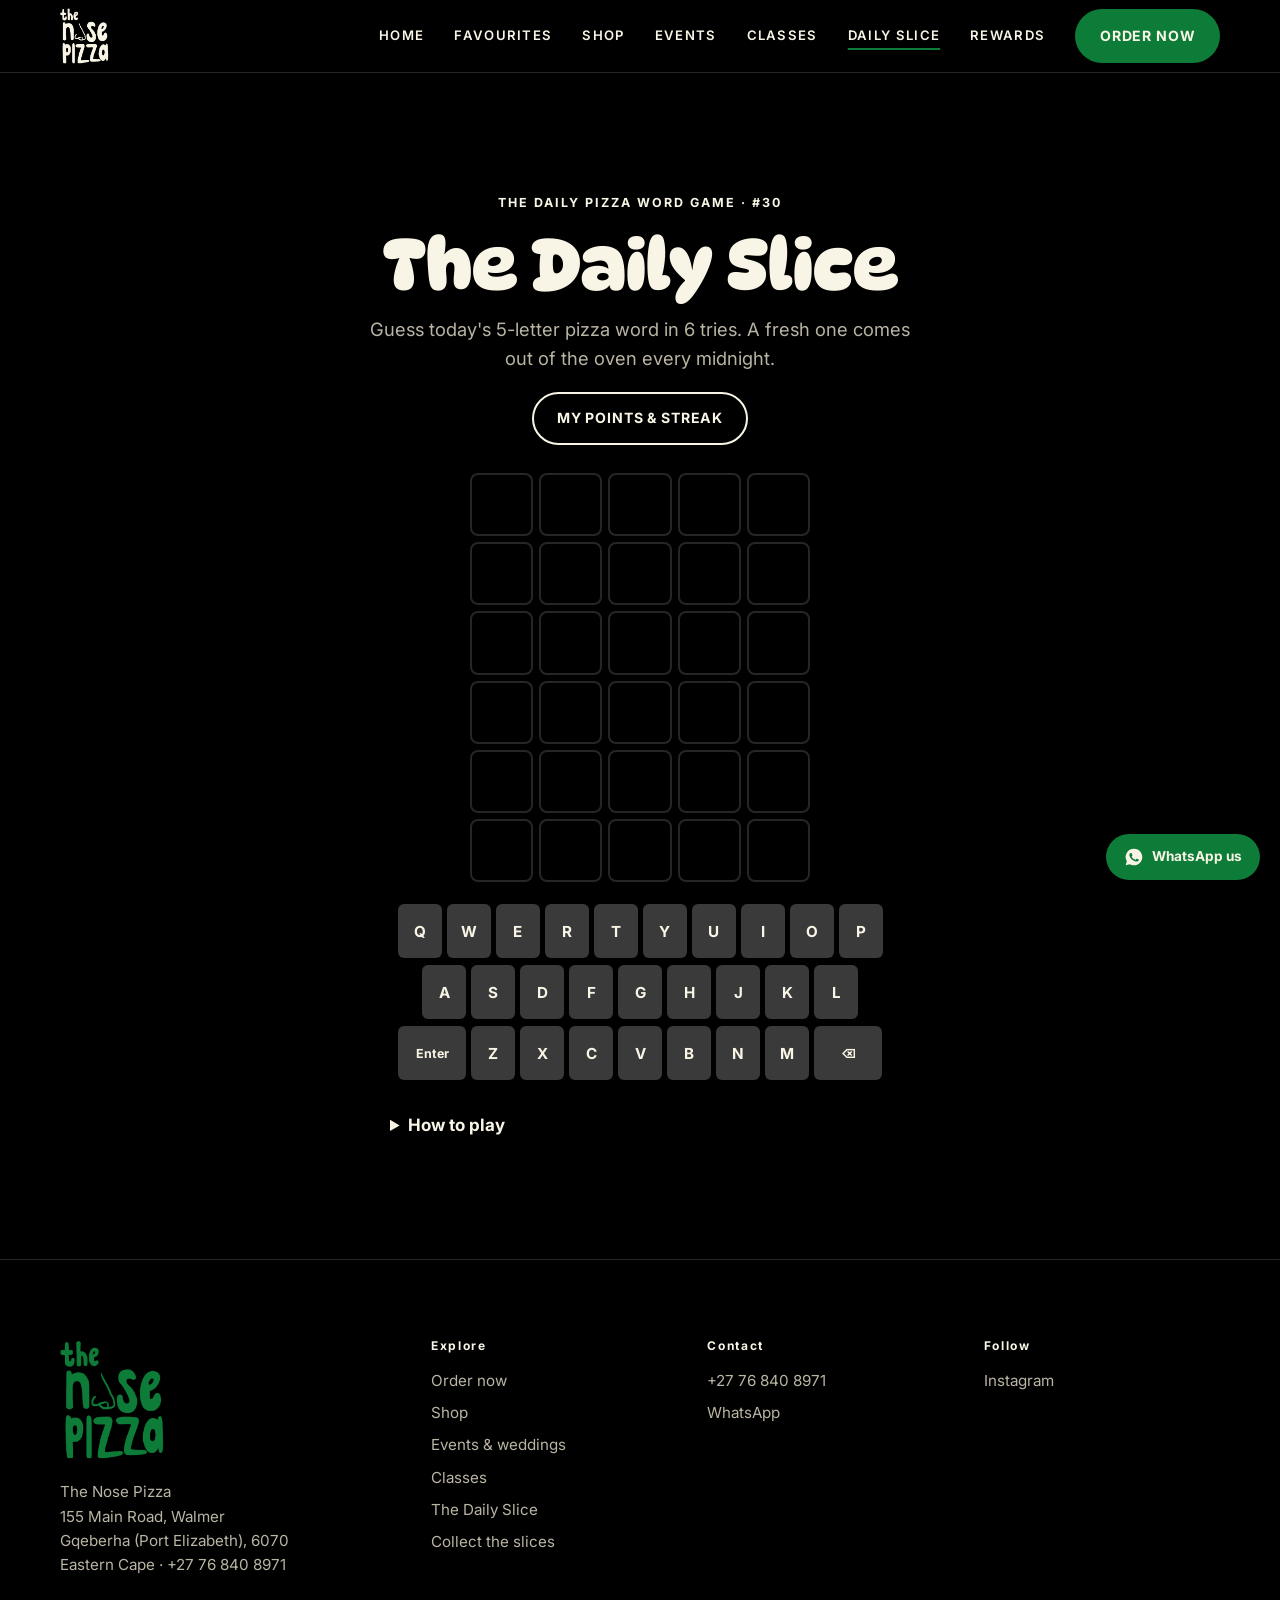
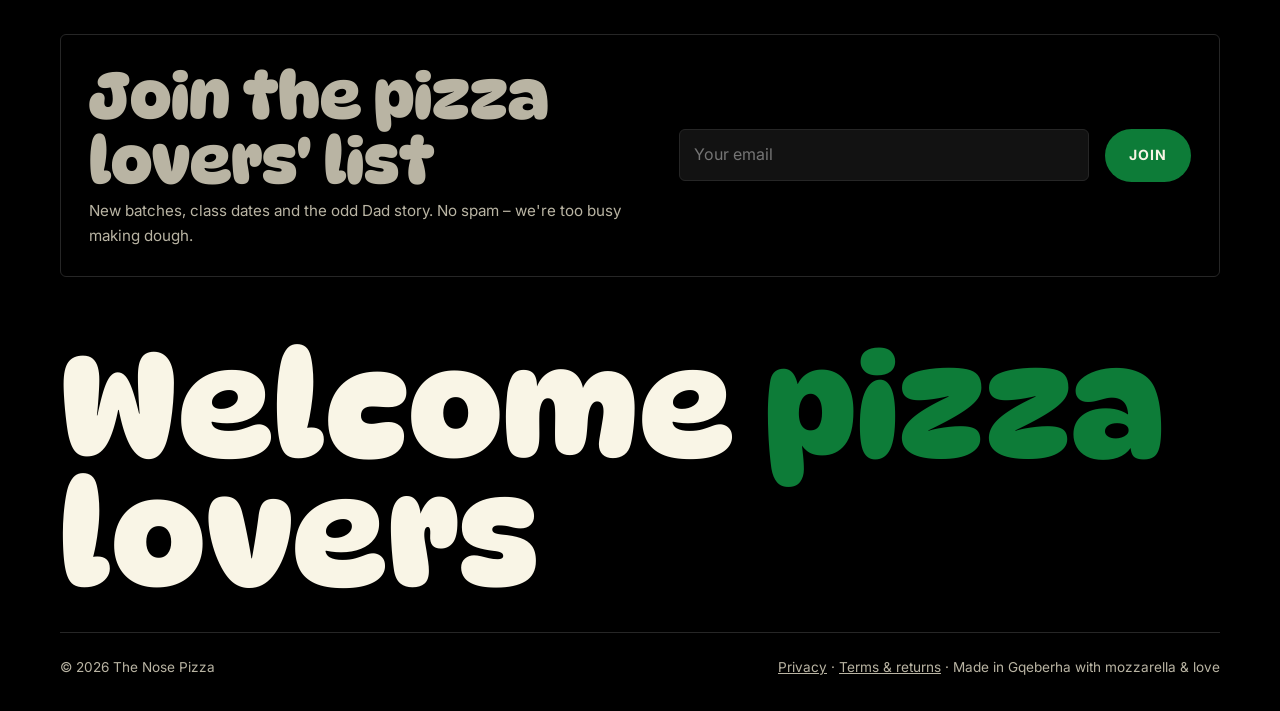
<file: daily-slice.html>
<!doctype html>
<html lang="en-ZA">
<head>
  <meta charset="utf-8">
  <meta name="robots" content="noindex">
  <meta name="viewport" content="width=device-width, initial-scale=1">
  <title>The Daily Slice – Daily Pizza Word Game | The Nose Pizza</title>
  <meta name="description" content="Guess today's 5-letter pizza word in 6 tries. A new word every day from The Nose Pizza in Gqeberha – build your streak and share your score.">
  <link rel="canonical" href="https://thenosepizza.co.za/daily-slice.html">
  <meta property="og:type" content="website">
  <meta property="og:site_name" content="The Nose Pizza">
  <meta property="og:locale" content="en_ZA">
  <meta property="og:url" content="https://thenosepizza.co.za/daily-slice.html">
  <meta property="og:title" content="The Daily Slice – Daily Pizza Word Game | The Nose Pizza">
  <meta property="og:description" content="Guess today's 5-letter pizza word in 6 tries. A new word every day from The Nose Pizza in Gqeberha – build your streak and share your score.">
  <meta property="og:image" content="https://thenosepizza.co.za/images/og-default.jpg">
  <meta property="og:image:width" content="1200">
  <meta property="og:image:height" content="630">
  <meta name="twitter:card" content="summary_large_image">
  <link rel="icon" href="favicon.ico" sizes="32x32">
  <link rel="icon" href="images/icon-192.png" type="image/png">
  <link rel="apple-touch-icon" href="apple-touch-icon.png">
  <link rel="manifest" href="site.webmanifest">
  <meta name="theme-color" content="#000000">
  <link rel="preconnect" href="https://fonts.googleapis.com">
  <link rel="preconnect" href="https://fonts.gstatic.com" crossorigin>
  <link href="https://fonts.googleapis.com/css2?family=DynaPuff:wght@500;700&family=Inter:wght@400;500;600;700&display=swap" rel="stylesheet">
  <link rel="stylesheet" href="css/styles.css">
  <!-- schema:start -->
  <script type="application/ld+json">
{
 "@context": "https://schema.org",
 "@type": "FAQPage",
 "mainEntity": [
  {
   "@type": "Question",
   "name": "How to play",
   "acceptedAnswer": {
    "@type": "Answer",
    "text": "Type any 5-letter word and press Enter. The tiles change colour to show how close you are:"
   }
  }
 ]
}
  </script>
  <!-- schema:end -->
</head>
<body>

  <a class="skip-link" href="#main">Skip to content</a>

  <header class="site-header">
    <div class="wrap header-inner">
      <a class="brand" href="index.html" aria-label="The Nose Pizza home">
        <img src="images/logo-wordmark-cream.png" alt="The Nose Pizza" width="366" height="418">
      </a>
      <a class="btn btn-primary header-order" data-link="order" href="https://order.storekit.com/the-nose-pizza/menu/">Order</a>
      <button class="nav-toggle" aria-expanded="false" aria-controls="nav" aria-label="Open navigation"><span aria-hidden="true"></span></button>
      <nav id="nav">
        <a href="index.html">Home</a>
        <a href="index.html#menu">Favourites</a>
        <a href="shop.html">Shop</a>
        <a href="events.html">Events</a>
        <a href="classes.html">Classes</a>
        <a href="daily-slice.html">Daily Slice</a>
        <a href="loyalty.html">Rewards</a>
        <a class="btn btn-primary" data-link="order" href="https://order.storekit.com/the-nose-pizza/menu/">Order now</a>
      </nav>
    </div>
  </header>

  <main id="main">

    <section class="section dark daily" data-daily-slice>
      <div class="wrap">
        <div class="daily-head">
          <h1><span class="eyebrow">The daily pizza word game · <span data-number></span></span> The Daily Slice</h1>
          <p class="lead">Guess today's 5-letter pizza word in 6 tries. A fresh one comes out of the oven every midnight.</p>
          <button class="btn btn-outline" type="button" data-open-stats>My points &amp; streak</button>
        </div>

        <div class="dd-game">
          <img class="dd-pizza" src="images/pizza-toss.png" alt="" aria-hidden="true" width="318" height="114">
          <div class="dd-toast" data-toast role="status" aria-live="polite" hidden></div>
          <div class="dd-board" data-board aria-label="Game board"></div>
          <div class="dd-keyboard" data-keyboard aria-label="Keyboard"></div>
        </div>

        <details class="dd-how">
          <summary>How to play</summary>
          <p>Type any 5-letter word and press Enter. The tiles change colour to show how close you are:</p>
          <ul>
            <li><span class="dd-tile mini" data-state="correct">B</span> right letter, right spot</li>
            <li><span class="dd-tile mini" data-state="present">A</span> in the word, wrong spot</li>
            <li><span class="dd-tile mini" data-state="absent">X</span> not in the word</li>
          </ul>
          <p>Every word is something you'd find in our kitchen. Solve it in fewer guesses for more points, and play every day to build your streak 🔥 for bonus points.</p>
        </details>
      </div>
    </section>

    <dialog class="basket dd-dialog" data-stats aria-labelledby="dd-stats-title">
      <div class="basket-head"><h2 id="dd-stats-title">Your slice stats</h2><button type="button" class="basket-x" data-close aria-label="Close">×</button></div>
      <div data-stat-body></div>
    </dialog>

    <script src="js/daily-slice.js"></script>

  </main>

  <footer class="site-footer">
    <div class="wrap">
      <div class="footer-grid">
        <div>
          <a class="brand" href="index.html" aria-label="The Nose Pizza home">
            <img src="images/logo-wordmark-green.png" alt="The Nose Pizza" width="366" height="418">
          </a>
          <address>The Nose Pizza<br>155 Main Road, Walmer<br>Gqeberha (Port Elizabeth), 6070<br>Eastern Cape · <a href="tel:+27768408971">+27 76 840 8971</a></address>
        </div>
        <div>
          <h2 class="footer-h">Explore</h2>
          <ul>
            <li><a data-link="order" href="https://order.storekit.com/the-nose-pizza/menu/">Order now</a></li>
            <li><a href="shop.html">Shop</a></li>
            <li><a href="events.html">Events &amp; weddings</a></li>
            <li><a href="classes.html">Classes</a></li>
            <li><a href="daily-slice.html">The Daily Slice</a></li>
            <li><a href="loyalty.html">Collect the slices</a></li>
          </ul>
        </div>
        <div>
          <h2 class="footer-h">Contact</h2>
          <ul>
            <li><a data-link="phone" data-fill="phone" href="tel:+27768408971">+27 76 840 8971</a></li>
            <li><a data-link="whatsapp" href="https://wa.me/27768408971">WhatsApp</a></li>
            <li><a data-link="email" data-fill="email" href="#">Email</a></li>
          </ul>
        </div>
        <div>
          <h2 class="footer-h">Follow</h2>
          <ul>
            <li><a data-link="instagram" href="https://www.instagram.com/the_nose_pizza/">Instagram</a></li>
            <li><a data-link="facebook" href="#">Facebook</a></li>
          </ul>
        </div>
      </div>
      <form class="footer-signup" name="pizza-lovers-list" method="POST" action="thanks.html?f=list" data-netlify="true" netlify-honeypot="bot-field">
        <input type="hidden" name="form-name" value="pizza-lovers-list">
        <p class="hidden"><label>Don't fill this in: <input name="bot-field"></label></p>
        <div>
          <h2 class="footer-h">Join the pizza lovers' list</h2>
          <p>New batches, class dates and the odd Dad story. No spam – we're too busy making dough.</p>
        </div>
        <label class="sr-only" for="signup-email">Email address</label>
        <input id="signup-email" type="email" name="email" autocomplete="email" placeholder="Your email" required>
        <button class="btn btn-primary" type="submit">Join</button>
      </form>
      <p class="footer-big">Welcome <span>pizza</span> lovers</p>
      <div class="footer-bottom">
        <span>© <span data-year></span> The Nose Pizza</span>
        <span><a href="privacy.html">Privacy</a> · <a href="terms.html">Terms &amp; returns</a> · Made in Gqeberha with mozzarella &amp; love</span>
      </div>
    </div>
  </footer>

  <a class="wa-float" data-link="whatsapp" href="https://wa.me/27768408971" aria-label="Chat on WhatsApp">
    <svg viewBox="0 0 24 24" aria-hidden="true"><path d="M12 2a10 10 0 0 0-8.6 15.1L2 22l5-1.3A10 10 0 1 0 12 2Zm5.3 14.1c-.2.6-1.3 1.2-1.8 1.3-.5 0-1 .2-3.3-.7-2.8-1.1-4.5-3.9-4.7-4.1-.1-.2-1.1-1.5-1.1-2.9s.7-2 1-2.3c.2-.3.5-.3.7-.3h.5c.2 0 .4 0 .6.5l.9 2.1c.1.2.1.4 0 .5l-.3.5-.4.4c-.1.1-.3.3-.1.6.2.3.8 1.3 1.7 2.1 1.2 1 2.1 1.3 2.4 1.5.3.1.5.1.6-.1l.9-1c.2-.3.4-.2.6-.1l2 1c.3.1.5.2.5.3.1.1.1.6-.1 1.2Z"/></svg>
    <span>WhatsApp us</span>
  </a>

  <script src="js/config.js"></script>
  <script src="js/products.js"></script>
  <script src="js/menu.js"></script>
  <script src="js/main.js"></script>
</body>
</html>
</file>
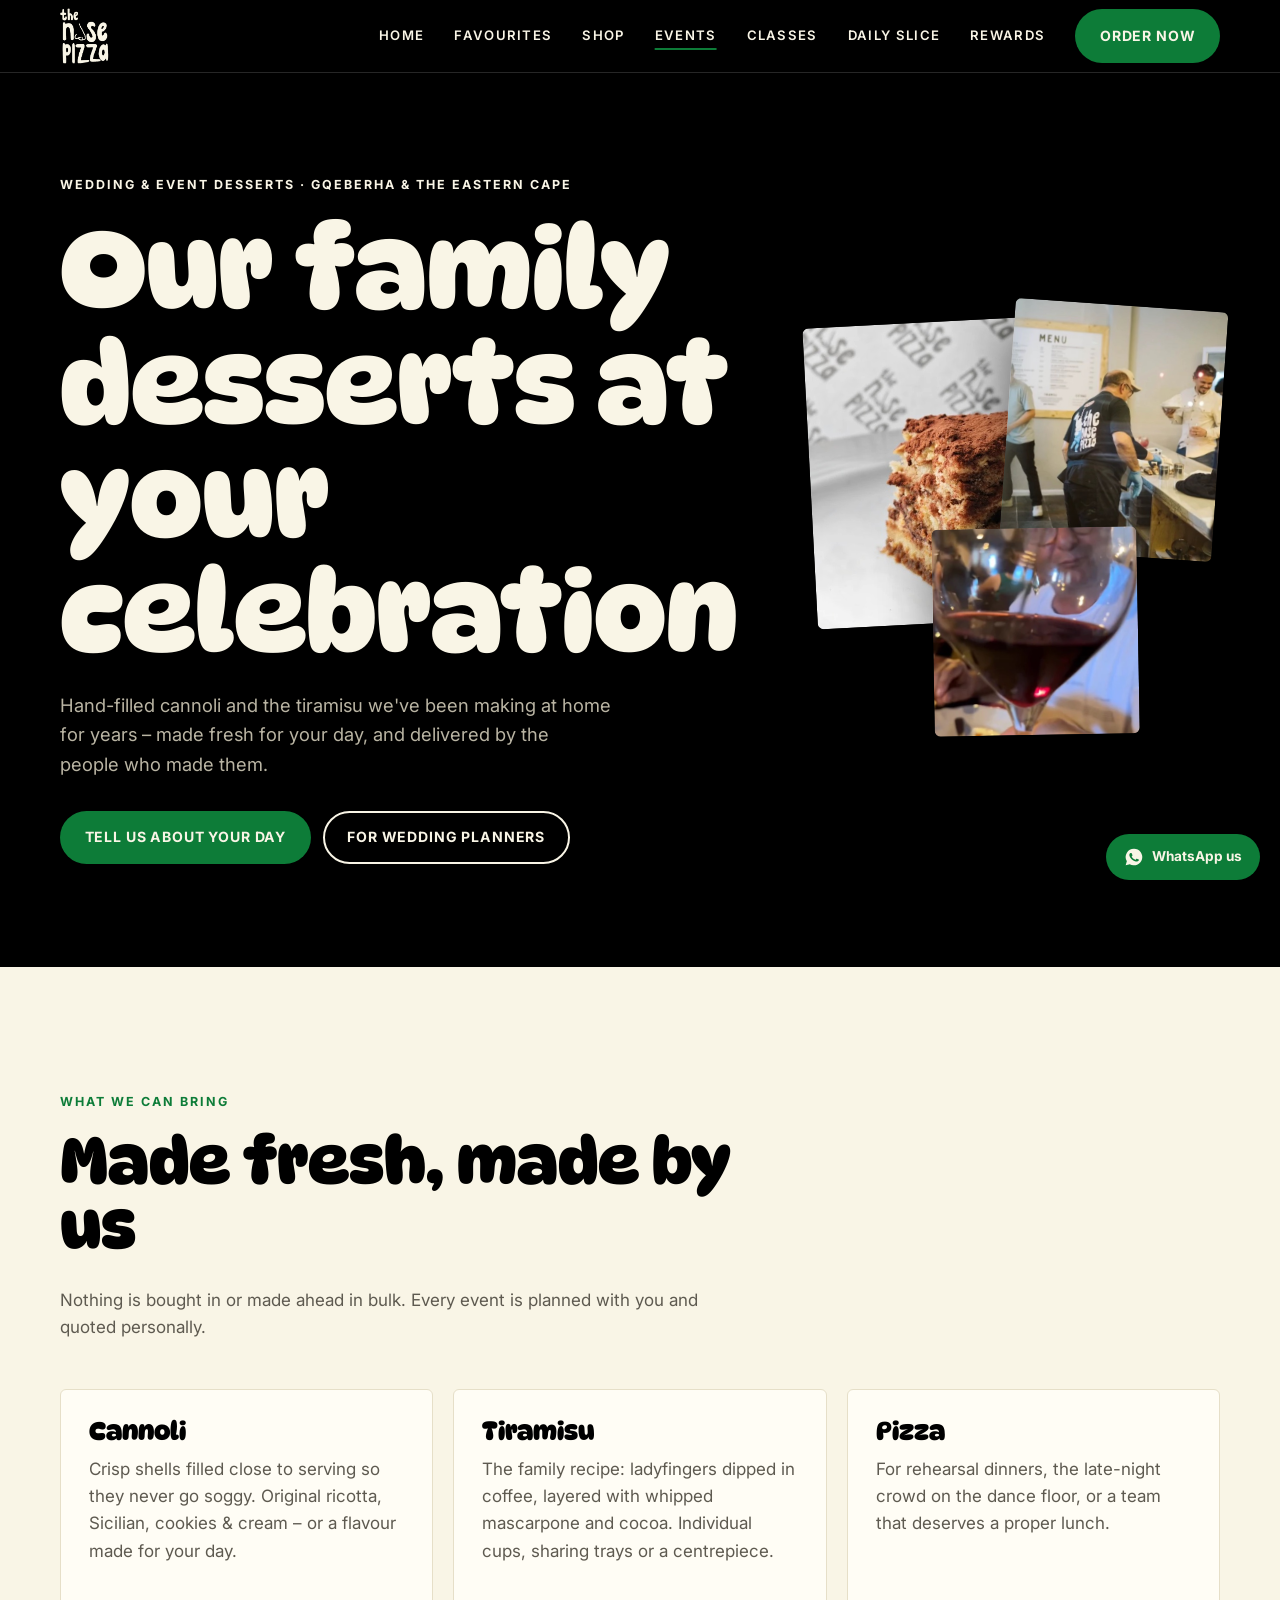
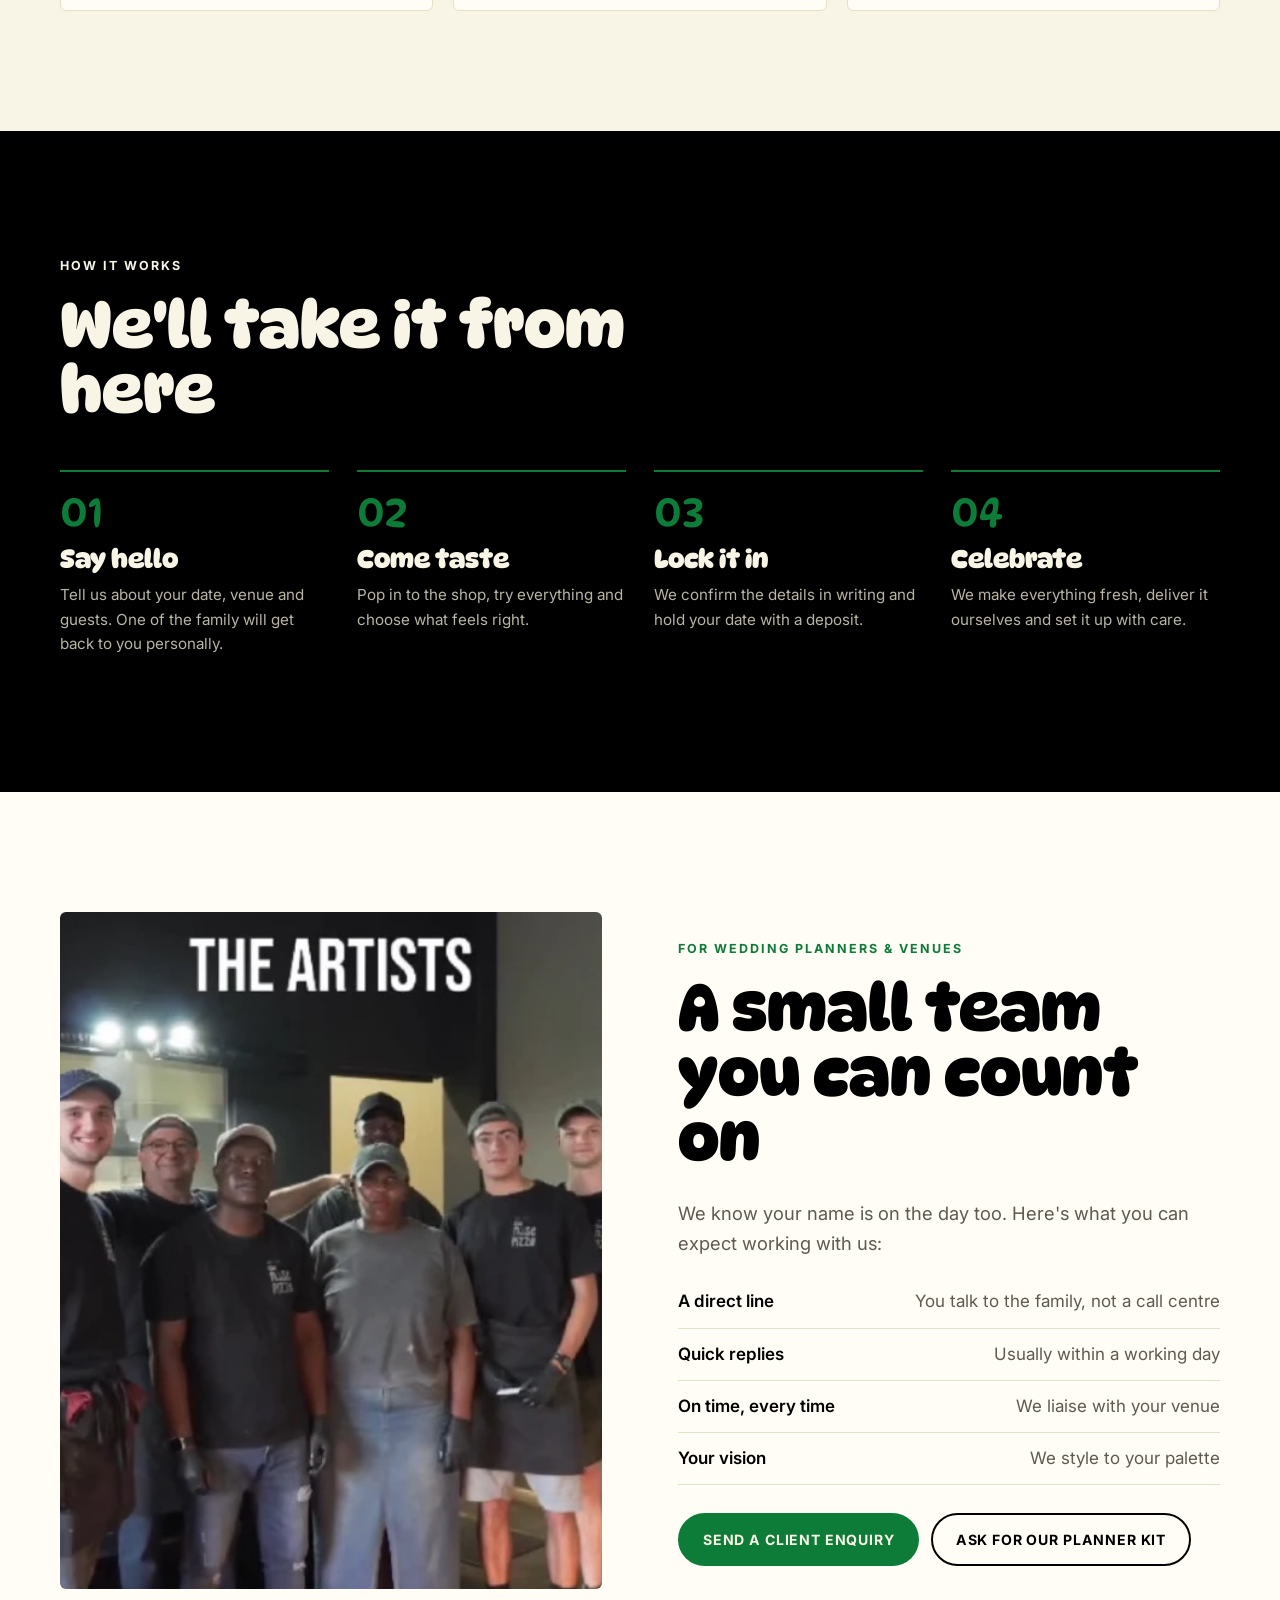
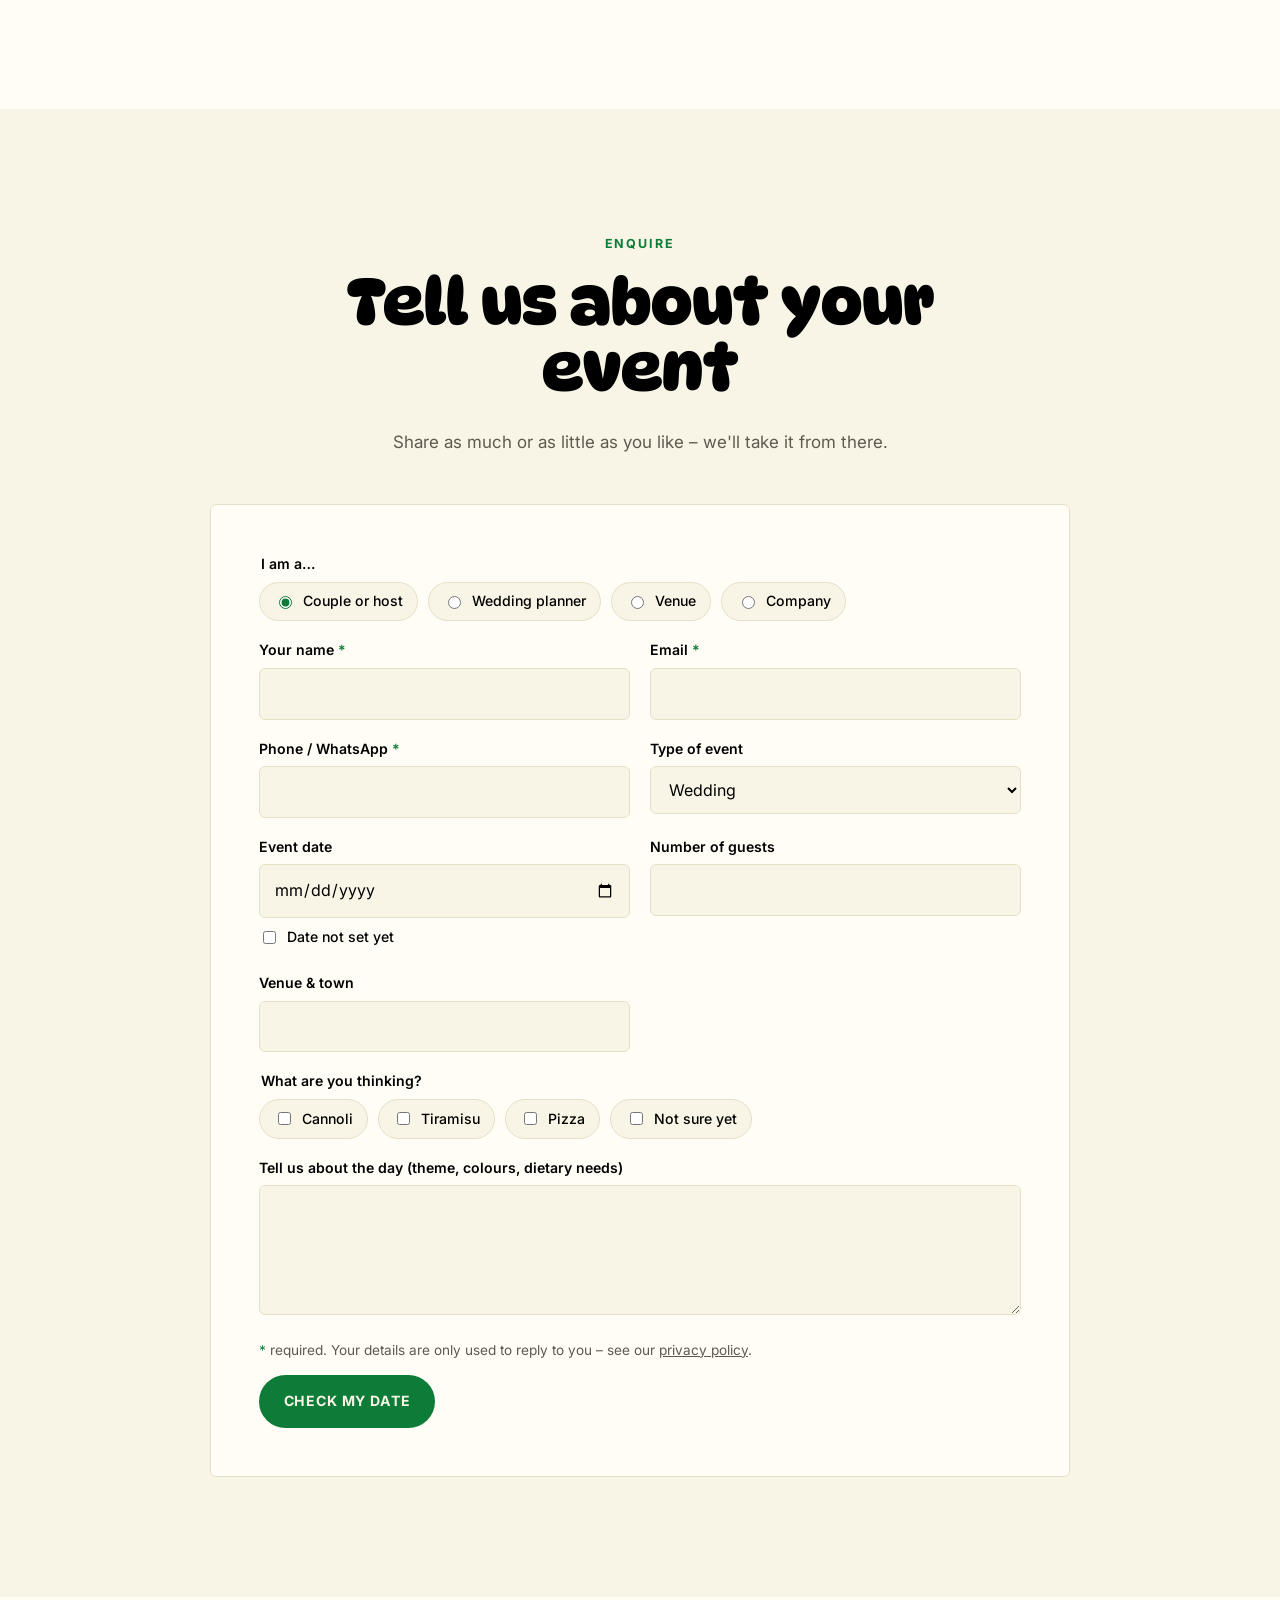
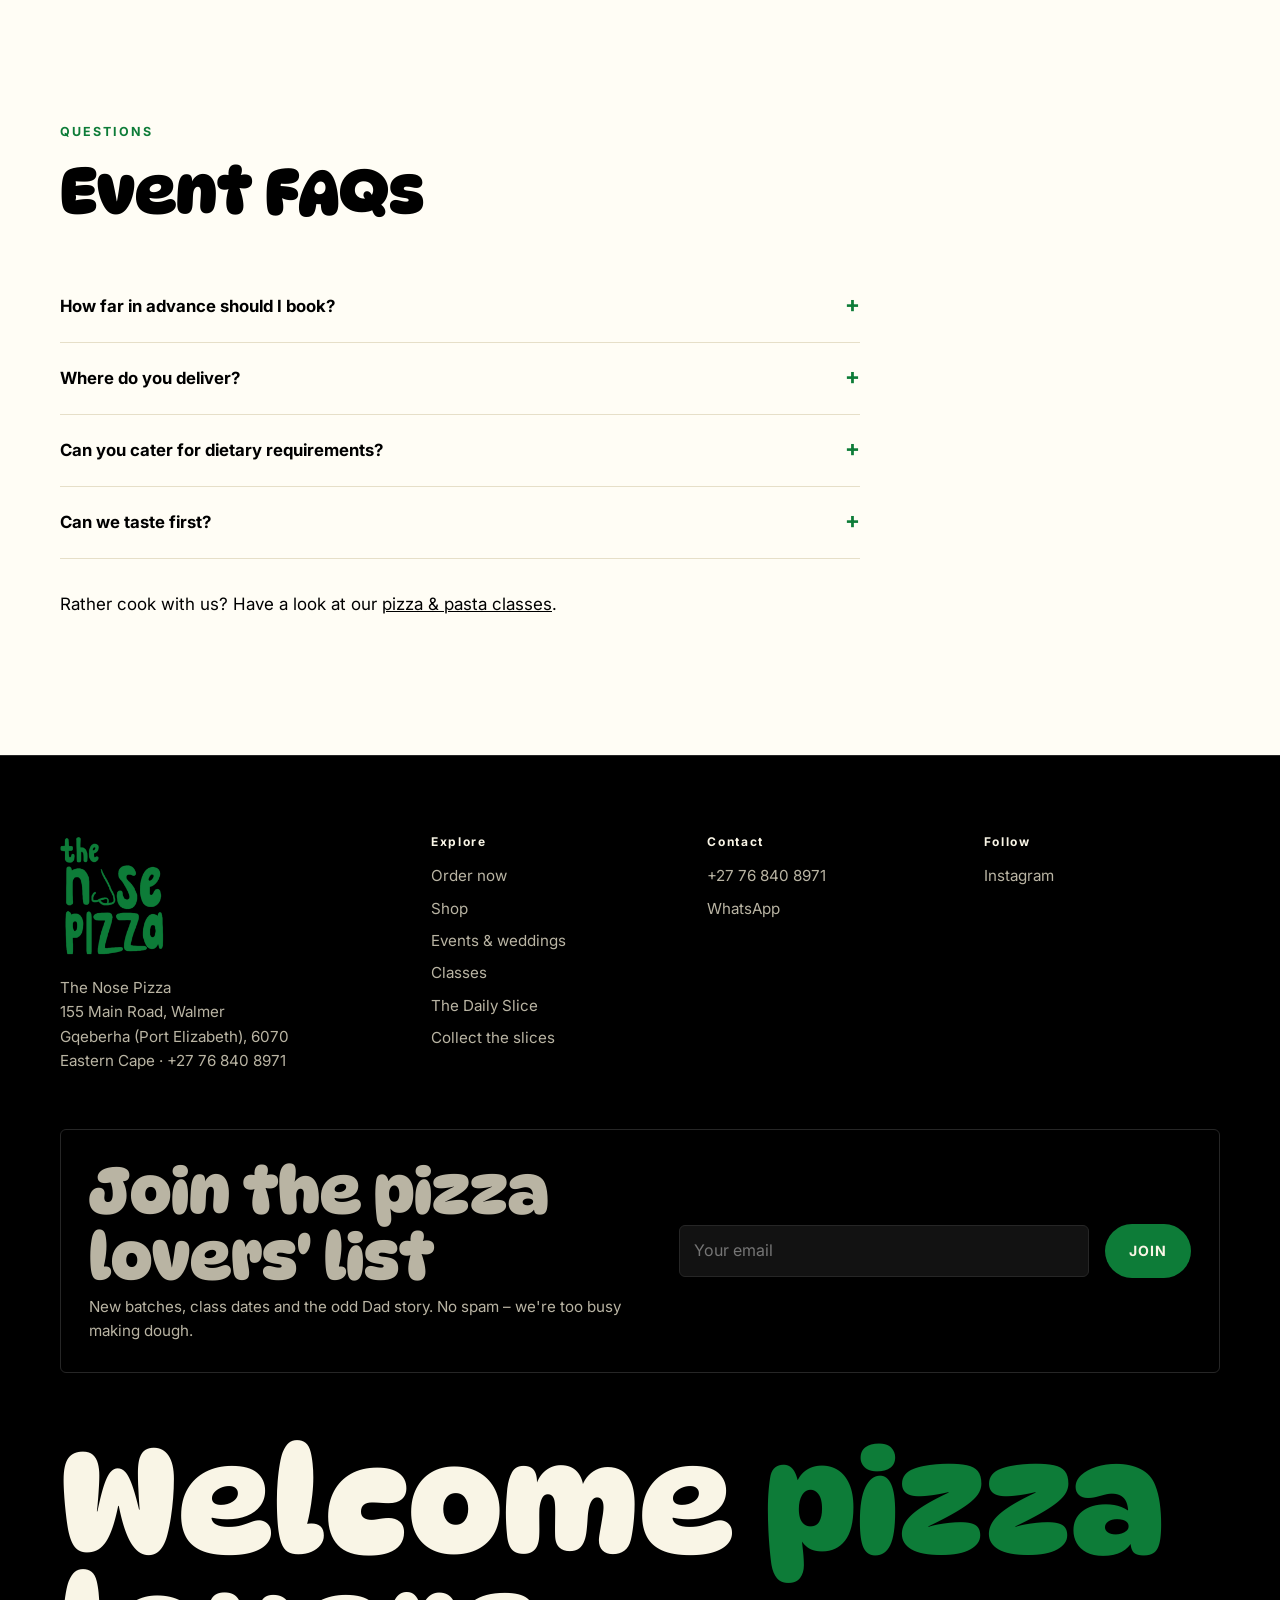
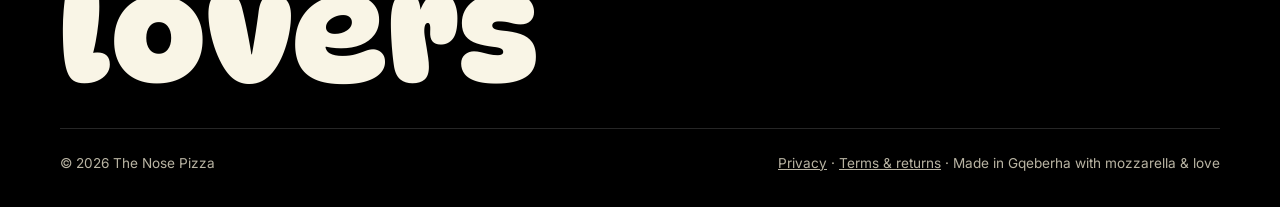
<file: events.html>
<!doctype html>
<html lang="en-ZA">
<head>
  <meta charset="utf-8">
  <meta name="robots" content="noindex">
  <meta name="viewport" content="width=device-width, initial-scale=1">
  <title>Wedding &amp; Event Desserts, Eastern Cape | The Nose Pizza</title>
  <meta name="description" content="Cannoli, family tiramisu and pizza for weddings and events in Gqeberha (Port Elizabeth) and across the Eastern Cape. Tastings welcome – check your date.">
  <link rel="canonical" href="https://thenosepizza.co.za/events.html">
  <meta property="og:type" content="website">
  <meta property="og:site_name" content="The Nose Pizza">
  <meta property="og:locale" content="en_ZA">
  <meta property="og:url" content="https://thenosepizza.co.za/events.html">
  <meta property="og:title" content="Wedding &amp; Event Desserts, Eastern Cape | The Nose Pizza">
  <meta property="og:description" content="Cannoli, family tiramisu and pizza for weddings and events in Gqeberha (Port Elizabeth) and across the Eastern Cape. Tastings welcome – check your date.">
  <meta property="og:image" content="https://thenosepizza.co.za/images/og-default.jpg">
  <meta property="og:image:width" content="1200">
  <meta property="og:image:height" content="630">
  <meta name="twitter:card" content="summary_large_image">
  <link rel="icon" href="favicon.ico" sizes="32x32">
  <link rel="icon" href="images/icon-192.png" type="image/png">
  <link rel="apple-touch-icon" href="apple-touch-icon.png">
  <link rel="manifest" href="site.webmanifest">
  <meta name="theme-color" content="#000000">
  <link rel="preconnect" href="https://fonts.googleapis.com">
  <link rel="preconnect" href="https://fonts.gstatic.com" crossorigin>
  <link href="https://fonts.googleapis.com/css2?family=DynaPuff:wght@500;700&family=Inter:wght@400;500;600;700&display=swap" rel="stylesheet">
  <link rel="stylesheet" href="css/styles.css">
  <!-- schema:start -->
  <script type="application/ld+json">
{
 "@context": "https://schema.org",
 "@type": "FAQPage",
 "mainEntity": [
  {
   "@type": "Question",
   "name": "How far in advance should I book?",
   "acceptedAnswer": {
    "@type": "Answer",
    "text": "For weddings, 3–6 months is ideal as we're a small team and only take on what we can do properly. For smaller events, a couple of weeks is usually fine – ask anyway."
   }
  },
  {
   "@type": "Question",
   "name": "Where do you deliver?",
   "acceptedAnswer": {
    "@type": "Answer",
    "text": "Gqeberha (PE), Nelson Mandela Bay and surrounds. We're happy to travel further (Addo, the Garden Route) – just let us know where."
   }
  },
  {
   "@type": "Question",
   "name": "Can you cater for dietary requirements?",
   "acceptedAnswer": {
    "@type": "Answer",
    "text": "Tell us what you need and we'll do our best. Our kitchen does handle gluten, dairy and nuts."
   }
  },
  {
   "@type": "Question",
   "name": "Can we taste first?",
   "acceptedAnswer": {
    "@type": "Answer",
    "text": "Please do. Come see us at the shop and we'll put together a tasting."
   }
  }
 ]
}
  </script>
  <!-- schema:end -->
</head>
<body>

  <a class="skip-link" href="#main">Skip to content</a>

  <header class="site-header">
    <div class="wrap header-inner">
      <a class="brand" href="index.html" aria-label="The Nose Pizza home">
        <img src="images/logo-wordmark-cream.png" alt="The Nose Pizza" width="366" height="418">
      </a>
      <a class="btn btn-primary header-order" data-link="order" href="https://order.storekit.com/the-nose-pizza/menu/">Order</a>
      <button class="nav-toggle" aria-expanded="false" aria-controls="nav" aria-label="Open navigation"><span aria-hidden="true"></span></button>
      <nav id="nav">
        <a href="index.html">Home</a>
        <a href="index.html#menu">Favourites</a>
        <a href="shop.html">Shop</a>
        <a href="events.html">Events</a>
        <a href="classes.html">Classes</a>
        <a href="daily-slice.html">Daily Slice</a>
        <a href="loyalty.html">Rewards</a>
        <a class="btn btn-primary" data-link="order" href="https://order.storekit.com/the-nose-pizza/menu/">Order now</a>
      </nav>
    </div>
  </header>

  <main id="main">

    <section class="hero dark">
      <div class="wrap hero-grid">
        <div>
          <h1><span class="eyebrow">Wedding &amp; event desserts · Gqeberha &amp; the Eastern Cape</span> Our family desserts at your celebration</h1>
          <p class="lead">Hand-filled cannoli and the tiramisu we've been making at home for years – made fresh for your day, and delivered by the people who made them.</p>
          <div class="btn-row">
            <a class="btn btn-primary" href="#enquire">Tell us about your day</a>
            <a class="btn btn-outline" href="#planners">For wedding planners</a>
          </div>
        </div>
        <div class="collage">
          <img src="images/tiramisu.jpg" alt="Tiramisu on Nose Pizza paper">
          <img src="images/dad-counter.jpg" alt="Dad plating cannoli at the counter">
          <img src="images/dad-wine.jpg" alt="Dad raising a glass of red wine">
        </div>
      </div>
    </section>

    <section class="section">
      <div class="wrap">
        <div class="section-head">
          <span class="eyebrow">What we can bring</span>
          <h2>Made fresh, made by us</h2>
          <p>Nothing is bought in or made ahead in bulk. Every event is planned with you and quoted personally.</p>
        </div>
        <div class="grid grid-3">
          <div class="card">
            <h3>Cannoli</h3>
            <p>Crisp shells filled close to serving so they never go soggy. Original ricotta, Sicilian, cookies &amp; cream – or a flavour made for your day.</p>
          </div>
          <div class="card">
            <h3>Tiramisu</h3>
            <p>The family recipe: ladyfingers dipped in coffee, layered with whipped mascarpone and cocoa. Individual cups, sharing trays or a centrepiece.</p>
          </div>
          <div class="card">
            <h3>Pizza</h3>
            <p>For rehearsal dinners, the late-night crowd on the dance floor, or a team that deserves a proper lunch.</p>
          </div>
        </div>
      </div>
    </section>

    <section class="section dark">
      <div class="wrap">
        <div class="section-head">
          <span class="eyebrow">How it works</span>
          <h2>We'll take it from here</h2>
        </div>
        <div class="steps">
          <div class="step">
            <h3>Say hello</h3>
            <p>Tell us about your date, venue and guests. One of the family will get back to you personally.</p>
          </div>
          <div class="step">
            <h3>Come taste</h3>
            <p>Pop in to the shop, try everything and choose what feels right.</p>
          </div>
          <div class="step">
            <h3>Lock it in</h3>
            <p>We confirm the details in writing and hold your date with a deposit.</p>
          </div>
          <div class="step">
            <h3>Celebrate</h3>
            <p>We make everything fresh, deliver it ourselves and set it up with care.</p>
          </div>
        </div>
      </div>
    </section>

    <section class="section bg-white" id="planners">
      <div class="wrap split">
        <div class="split-media">
          <img class="photo" src="images/team.jpg" alt="The Nose Pizza team" loading="lazy">
        </div>
        <div>
          <span class="eyebrow">For wedding planners &amp; venues</span>
          <h2>A small team you can count on</h2>
          <p class="lead">We know your name is on the day too. Here's what you can expect working with us:</p>
          <ul class="info-list">
            <li><span>A direct line</span><span>You talk to the family, not a call centre</span></li>
            <li><span>Quick replies</span><span>Usually within a working day</span></li>
            <li><span>On time, every time</span><span>We liaise with your venue</span></li>
            <li><span>Your vision</span><span>We style to your palette</span></li>
          </ul>
          <div class="btn-row">
            <a class="btn btn-primary" href="#enquire" data-prefill='{"enquirer":"Wedding planner"}'>Send a client enquiry</a>
            <a class="btn btn-outline" href="#enquire" data-prefill='{"enquirer":"Wedding planner","message":"Please send me your planner kit (menu, lead times and styling photos)."}'>Ask for our planner kit</a>
          </div>
        </div>
      </div>
    </section>

    <section class="section" id="enquire">
      <div class="wrap">
        <div class="section-head center">
          <span class="eyebrow">Enquire</span>
          <h2>Tell us about your event</h2>
          <p>Share as much or as little as you like – we'll take it from there.</p>
        </div>
        <form class="form-card" name="event-enquiry" method="POST" action="thanks.html?f=event" data-netlify="true" netlify-honeypot="bot-field" style="max-width:860px;margin:0 auto">
          <input type="hidden" name="form-name" value="event-enquiry">
          <p class="hidden"><label>Don't fill this in: <input name="bot-field"></label></p>
          <div class="form-grid">
            <div class="full">
              <fieldset>
                <legend>I am a…</legend>
                <div class="checks">
                  <label><input type="radio" name="enquirer" value="Couple / host" checked> Couple or host</label>
                  <label><input type="radio" name="enquirer" value="Wedding planner"> Wedding planner</label>
                  <label><input type="radio" name="enquirer" value="Venue"> Venue</label>
                  <label><input type="radio" name="enquirer" value="Company"> Company</label>
                </div>
              </fieldset>
            </div>
            <div>
              <label for="ev-name">Your name <span class="req" aria-hidden="true">*</span></label>
              <input id="ev-name" type="text" name="name" autocomplete="name" required>
            </div>
            <div data-show-when="enquirer=Wedding planner|Venue|Company">
              <label for="ev-company">Company</label>
              <input id="ev-company" type="text" name="company" autocomplete="organization">
            </div>
            <div>
              <label for="ev-email">Email <span class="req" aria-hidden="true">*</span></label>
              <input id="ev-email" type="email" name="email" autocomplete="email" required>
            </div>
            <div>
              <label for="ev-phone">Phone / WhatsApp <span class="req" aria-hidden="true">*</span></label>
              <input id="ev-phone" type="tel" name="phone" autocomplete="tel" required>
            </div>
            <div>
              <label for="ev-type">Type of event</label>
              <select id="ev-type" name="event_type">
                <option>Wedding</option>
                <option>Engagement</option>
                <option>Birthday</option>
                <option>Corporate</option>
                <option>Baby or bridal shower</option>
                <option>Other</option>
              </select>
            </div>
            <div>
              <label for="ev-date">Event date</label>
              <input id="ev-date" type="date" name="event_date">
              <label class="inline-check"><input type="checkbox" name="date_flexible" value="Date not set yet" data-date-flexible="ev-date"> Date not set yet</label>
            </div>
            <div>
              <label for="ev-guests">Number of guests</label>
              <input id="ev-guests" type="number" name="guests" min="1" inputmode="numeric">
            </div>
            <div>
              <label for="ev-venue">Venue &amp; town</label>
              <input id="ev-venue" type="text" name="venue">
            </div>
            <div class="full">
              <fieldset>
                <legend>What are you thinking?</legend>
                <div class="checks">
                  <label><input type="checkbox" name="interest" value="Cannoli"> Cannoli</label>
                  <label><input type="checkbox" name="interest" value="Tiramisu"> Tiramisu</label>
                  <label><input type="checkbox" name="interest" value="Pizza"> Pizza</label>
                  <label><input type="checkbox" name="interest" value="Not sure yet"> Not sure yet</label>
                </div>
              </fieldset>
            </div>
            <div class="full">
              <label for="ev-message">Tell us about the day (theme, colours, dietary needs)</label>
              <textarea id="ev-message" name="message"></textarea>
            </div>
          </div>
          <p class="form-note"><span class="req">*</span> required. Your details are only used to reply to you – see our <a href="privacy.html">privacy policy</a>.</p>
          <button class="btn btn-primary" type="submit">Check my date</button>
        </form>
      </div>
    </section>

    <section class="section bg-white">
      <div class="wrap">
        <div class="section-head">
          <span class="eyebrow">Questions</span>
          <h2>Event FAQs</h2>
        </div>
        <div class="faq">
          <details>
            <summary>How far in advance should I book?</summary>
            <p>For weddings, 3–6 months is ideal as we're a small team and only take on what we can do properly. For smaller events, a couple of weeks is usually fine – ask anyway.</p>
          </details>
          <details>
            <summary>Where do you deliver?</summary>
            <p>Gqeberha (PE), Nelson Mandela Bay and surrounds. We're happy to travel further (Addo, the Garden Route) – just let us know where.</p>
          </details>
          <details>
            <summary>Can you cater for dietary requirements?</summary>
            <p>Tell us what you need and we'll do our best. Our kitchen does handle gluten, dairy and nuts.</p>
          </details>
          <details>
            <summary>Can we taste first?</summary>
            <p>Please do. Come see us at the shop and we'll put together a tasting.</p>
          </details>
        </div>
        <p style="margin-top:32px">Rather cook with us? Have a look at our <a href="classes.html">pizza &amp; pasta classes</a>.</p>
      </div>
    </section>

  </main>

  <footer class="site-footer">
    <div class="wrap">
      <div class="footer-grid">
        <div>
          <a class="brand" href="index.html" aria-label="The Nose Pizza home">
            <img src="images/logo-wordmark-green.png" alt="The Nose Pizza" width="366" height="418">
          </a>
          <address>The Nose Pizza<br>155 Main Road, Walmer<br>Gqeberha (Port Elizabeth), 6070<br>Eastern Cape · <a href="tel:+27768408971">+27 76 840 8971</a></address>
        </div>
        <div>
          <h2 class="footer-h">Explore</h2>
          <ul>
            <li><a data-link="order" href="https://order.storekit.com/the-nose-pizza/menu/">Order now</a></li>
            <li><a href="shop.html">Shop</a></li>
            <li><a href="events.html">Events &amp; weddings</a></li>
            <li><a href="classes.html">Classes</a></li>
            <li><a href="daily-slice.html">The Daily Slice</a></li>
            <li><a href="loyalty.html">Collect the slices</a></li>
          </ul>
        </div>
        <div>
          <h2 class="footer-h">Contact</h2>
          <ul>
            <li><a data-link="phone" data-fill="phone" href="tel:+27768408971">+27 76 840 8971</a></li>
            <li><a data-link="whatsapp" href="https://wa.me/27768408971">WhatsApp</a></li>
            <li><a data-link="email" data-fill="email" href="#">Email</a></li>
          </ul>
        </div>
        <div>
          <h2 class="footer-h">Follow</h2>
          <ul>
            <li><a data-link="instagram" href="https://www.instagram.com/the_nose_pizza/">Instagram</a></li>
            <li><a data-link="facebook" href="#">Facebook</a></li>
          </ul>
        </div>
      </div>
      <form class="footer-signup" name="pizza-lovers-list" method="POST" action="thanks.html?f=list" data-netlify="true" netlify-honeypot="bot-field">
        <input type="hidden" name="form-name" value="pizza-lovers-list">
        <p class="hidden"><label>Don't fill this in: <input name="bot-field"></label></p>
        <div>
          <h2 class="footer-h">Join the pizza lovers' list</h2>
          <p>New batches, class dates and the odd Dad story. No spam – we're too busy making dough.</p>
        </div>
        <label class="sr-only" for="signup-email">Email address</label>
        <input id="signup-email" type="email" name="email" autocomplete="email" placeholder="Your email" required>
        <button class="btn btn-primary" type="submit">Join</button>
      </form>
      <p class="footer-big">Welcome <span>pizza</span> lovers</p>
      <div class="footer-bottom">
        <span>© <span data-year></span> The Nose Pizza</span>
        <span><a href="privacy.html">Privacy</a> · <a href="terms.html">Terms &amp; returns</a> · Made in Gqeberha with mozzarella &amp; love</span>
      </div>
    </div>
  </footer>

  <a class="wa-float" data-link="whatsapp" href="https://wa.me/27768408971" aria-label="Chat on WhatsApp">
    <svg viewBox="0 0 24 24" aria-hidden="true"><path d="M12 2a10 10 0 0 0-8.6 15.1L2 22l5-1.3A10 10 0 1 0 12 2Zm5.3 14.1c-.2.6-1.3 1.2-1.8 1.3-.5 0-1 .2-3.3-.7-2.8-1.1-4.5-3.9-4.7-4.1-.1-.2-1.1-1.5-1.1-2.9s.7-2 1-2.3c.2-.3.5-.3.7-.3h.5c.2 0 .4 0 .6.5l.9 2.1c.1.2.1.4 0 .5l-.3.5-.4.4c-.1.1-.3.3-.1.6.2.3.8 1.3 1.7 2.1 1.2 1 2.1 1.3 2.4 1.5.3.1.5.1.6-.1l.9-1c.2-.3.4-.2.6-.1l2 1c.3.1.5.2.5.3.1.1.1.6-.1 1.2Z"/></svg>
    <span>WhatsApp us</span>
  </a>

  <script src="js/config.js"></script>
  <script src="js/products.js"></script>
  <script src="js/menu.js"></script>
  <script src="js/main.js"></script>
</body>
</html>
</file>
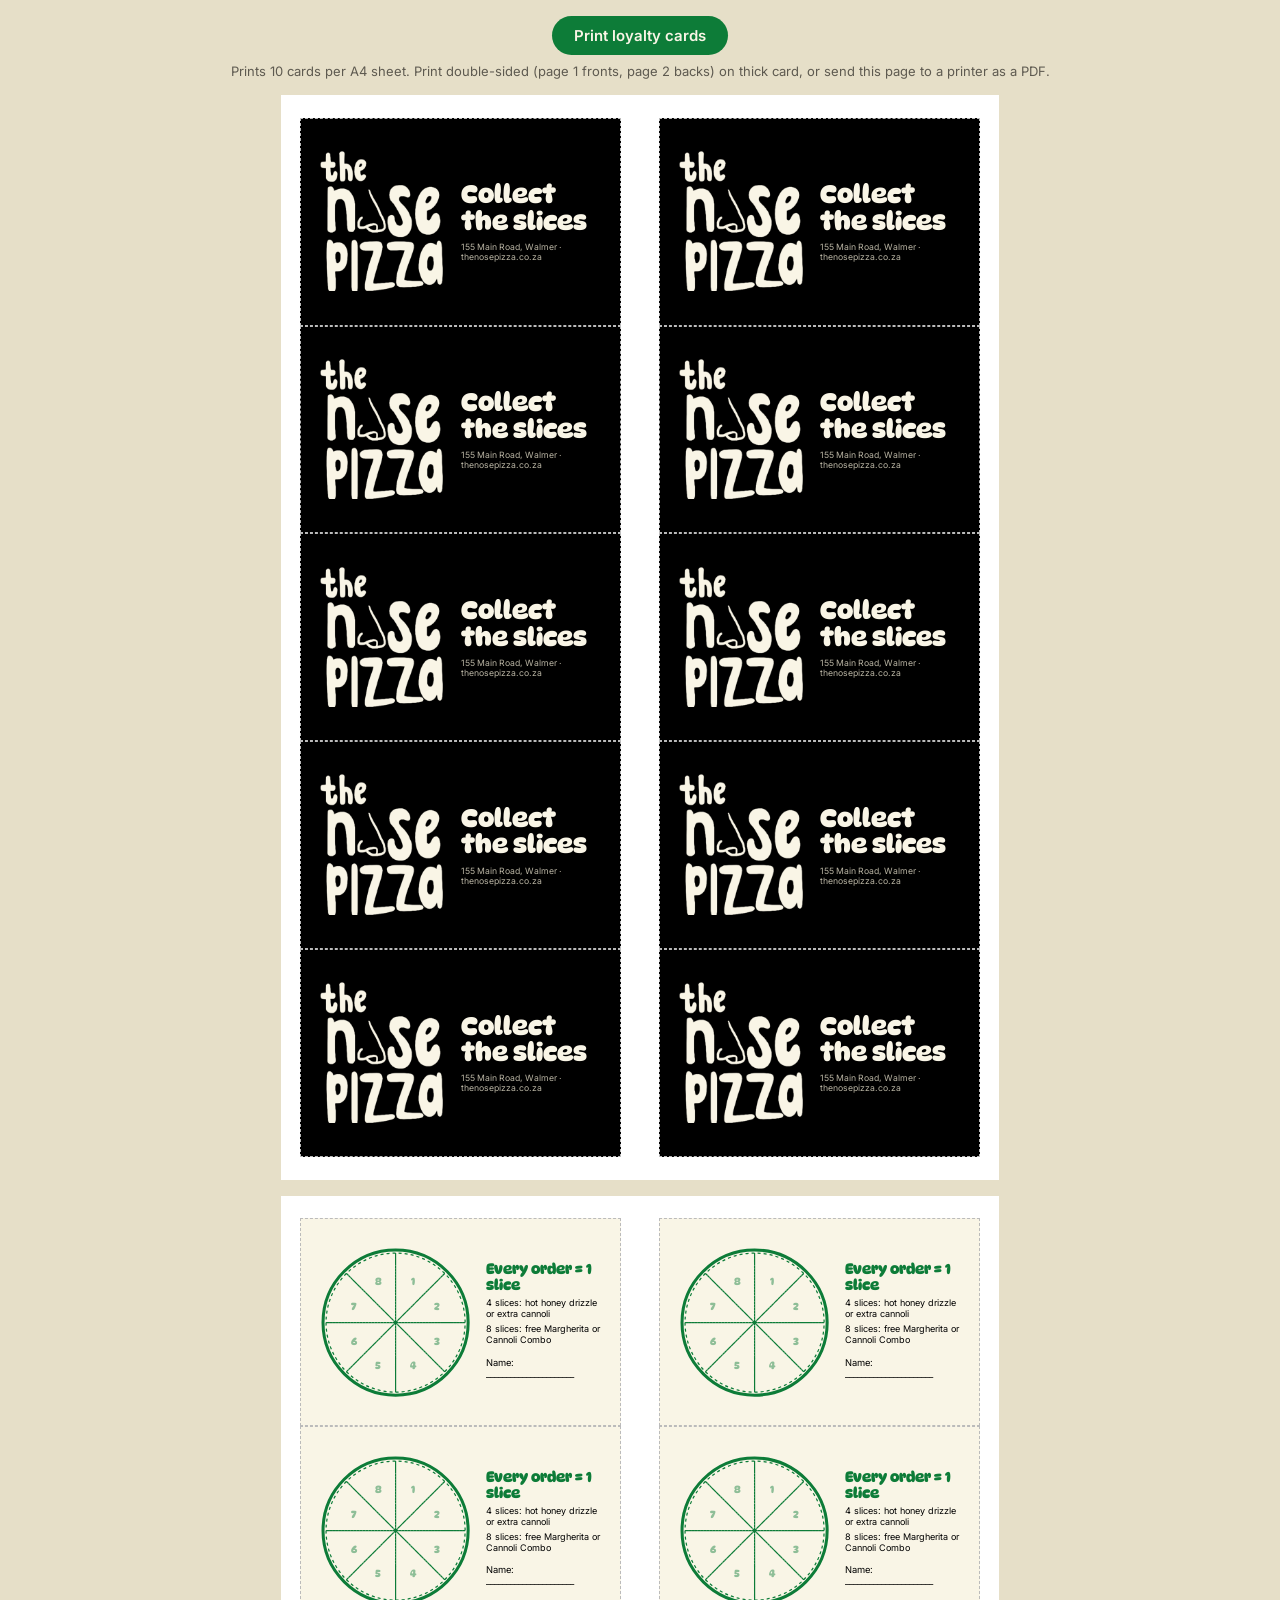
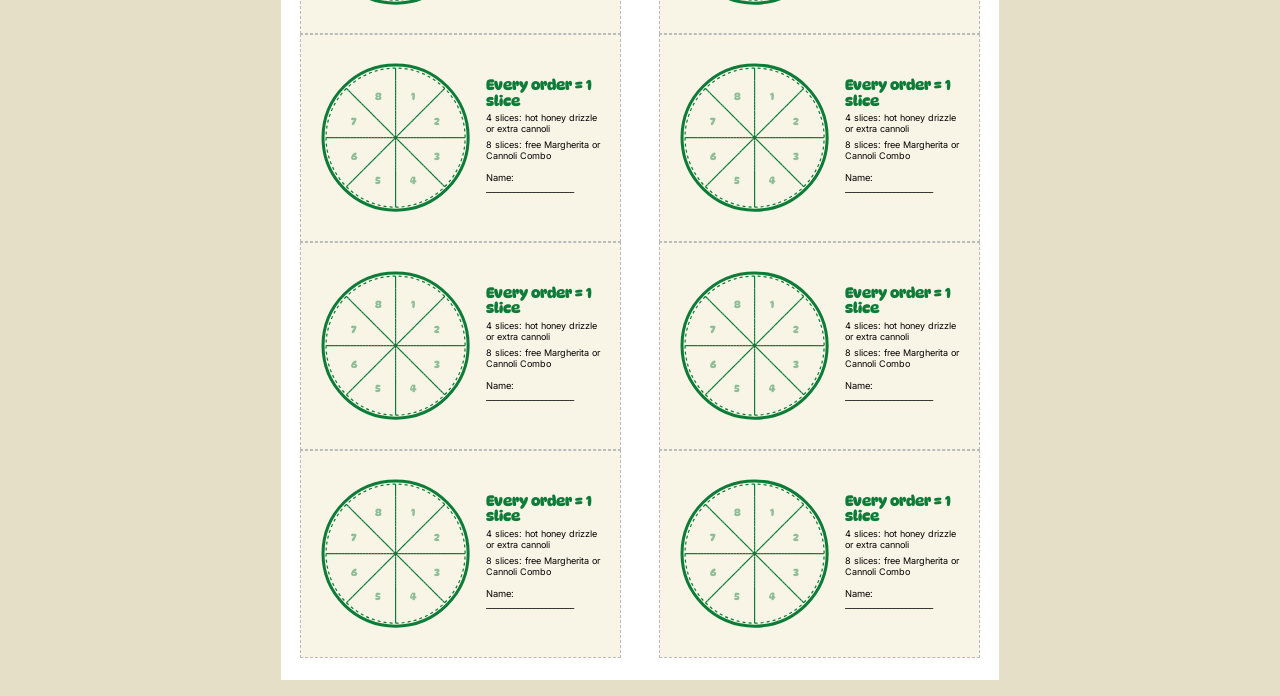
<file: loyalty-card.html>
<!doctype html>
<html lang="en-ZA">
<head>
<meta charset="utf-8">
<meta name="viewport" content="width=device-width, initial-scale=1">
<meta name="robots" content="noindex">
<title>Loyalty Card – Print Sheet | The Nose Pizza</title>
<link href="https://fonts.googleapis.com/css2?family=DynaPuff:wght@700&family=Inter:wght@400;600&display=swap" rel="stylesheet">
<style>
  /* Print sheet: 10 business cards (85 × 55 mm) per A4 page. Page 1 = fronts, page 2 = backs. */
  @page { size: A4; margin: 10mm; }
  * { box-sizing: border-box; }
  body { margin: 0; background: #e6dfc8; font-family: Inter, sans-serif; -webkit-print-color-adjust: exact; print-color-adjust: exact; }
  .bar { padding: 16px; text-align: center; }
  .bar button { font: 600 15px Inter, sans-serif; padding: 10px 22px; border: 0; border-radius: 999px; background: #0d7c38; color: #f9f5e6; cursor: pointer; }
  .bar p { margin: 8px 0 0; font-size: 13px; color: #5e5a50; }
  .sheet { width: 190mm; margin: 0 auto 16px; display: grid; grid-template-columns: repeat(2, 85mm); gap: 0 10mm; justify-content: center; background: #fff; padding: 6mm 0; page-break-after: always; }
  .card { width: 85mm; height: 55mm; display: flex; align-items: center; gap: 4mm; padding: 5mm; border: 0.2mm dashed #bbb; }
  .front { background: #000; color: #f9f5e6; }
  .front img { height: 38mm; }
  .back { background: #f9f5e6; color: #000; }
  .big { font: 700 15pt/1.05 DynaPuff, sans-serif; margin: 0 0 2mm; }
  .front .big { font-size: 19pt; color: #f9f5e6; }
  .small { font-size: 6.5pt; margin: 0; color: #b9b4a3; }
  .back p { font-size: 6.8pt; margin: 0 0 1.2mm; }
  .back .big { font-size: 11pt; color: #0d7c38; }
  .back .name { margin-top: 3mm; font-size: 7pt; }
  .stamp-pizza { width: 40mm; height: 40mm; flex: none; }
  .stamp-pizza text { font: 700 7px DynaPuff, sans-serif; fill: #0d7c38; opacity: 0.45; }
  @media print { body { background: #fff; } .bar { display: none; } .sheet { margin: 0; padding: 0; } }
</style>
</head>
<body>
  <div class="bar">
    <button type="button" onclick="window.print()">Print loyalty cards</button>
    <p>Prints 10 cards per A4 sheet. Print double-sided (page 1 fronts, page 2 backs) on thick card, or send this page to a printer as a PDF.</p>
  </div>
  <div class="sheet"><div class="card front"><img src="images/logo-wordmark-cream.png" alt="The Nose Pizza"><div><p class="big">Collect<br>the slices</p><p class="small">155 Main Road, Walmer · thenosepizza.co.za</p></div></div><div class="card front"><img src="images/logo-wordmark-cream.png" alt="The Nose Pizza"><div><p class="big">Collect<br>the slices</p><p class="small">155 Main Road, Walmer · thenosepizza.co.za</p></div></div><div class="card front"><img src="images/logo-wordmark-cream.png" alt="The Nose Pizza"><div><p class="big">Collect<br>the slices</p><p class="small">155 Main Road, Walmer · thenosepizza.co.za</p></div></div><div class="card front"><img src="images/logo-wordmark-cream.png" alt="The Nose Pizza"><div><p class="big">Collect<br>the slices</p><p class="small">155 Main Road, Walmer · thenosepizza.co.za</p></div></div><div class="card front"><img src="images/logo-wordmark-cream.png" alt="The Nose Pizza"><div><p class="big">Collect<br>the slices</p><p class="small">155 Main Road, Walmer · thenosepizza.co.za</p></div></div><div class="card front"><img src="images/logo-wordmark-cream.png" alt="The Nose Pizza"><div><p class="big">Collect<br>the slices</p><p class="small">155 Main Road, Walmer · thenosepizza.co.za</p></div></div><div class="card front"><img src="images/logo-wordmark-cream.png" alt="The Nose Pizza"><div><p class="big">Collect<br>the slices</p><p class="small">155 Main Road, Walmer · thenosepizza.co.za</p></div></div><div class="card front"><img src="images/logo-wordmark-cream.png" alt="The Nose Pizza"><div><p class="big">Collect<br>the slices</p><p class="small">155 Main Road, Walmer · thenosepizza.co.za</p></div></div><div class="card front"><img src="images/logo-wordmark-cream.png" alt="The Nose Pizza"><div><p class="big">Collect<br>the slices</p><p class="small">155 Main Road, Walmer · thenosepizza.co.za</p></div></div><div class="card front"><img src="images/logo-wordmark-cream.png" alt="The Nose Pizza"><div><p class="big">Collect<br>the slices</p><p class="small">155 Main Road, Walmer · thenosepizza.co.za</p></div></div></div>
  <div class="sheet"><div class="card back"><svg viewBox="0 0 100 100" class="stamp-pizza"><circle cx="50" cy="50" r="48" fill="none" stroke="#0d7c38" stroke-width="2"/><path d="M50 50 L50.0 4.0 A46 46 0 0 1 82.5 17.5 Z" fill="none" stroke="#0d7c38" stroke-width="0.8" stroke-dasharray="2 2"/><text x="61.5" y="25.3" text-anchor="middle">1</text><path d="M50 50 L82.5 17.5 A46 46 0 0 1 96.0 50.0 Z" fill="none" stroke="#0d7c38" stroke-width="0.8" stroke-dasharray="2 2"/><text x="77.7" y="41.5" text-anchor="middle">2</text><path d="M50 50 L96.0 50.0 A46 46 0 0 1 82.5 82.5 Z" fill="none" stroke="#0d7c38" stroke-width="0.8" stroke-dasharray="2 2"/><text x="77.7" y="64.5" text-anchor="middle">3</text><path d="M50 50 L82.5 82.5 A46 46 0 0 1 50.0 96.0 Z" fill="none" stroke="#0d7c38" stroke-width="0.8" stroke-dasharray="2 2"/><text x="61.5" y="80.7" text-anchor="middle">4</text><path d="M50 50 L50.0 96.0 A46 46 0 0 1 17.5 82.5 Z" fill="none" stroke="#0d7c38" stroke-width="0.8" stroke-dasharray="2 2"/><text x="38.5" y="80.7" text-anchor="middle">5</text><path d="M50 50 L17.5 82.5 A46 46 0 0 1 4.0 50.0 Z" fill="none" stroke="#0d7c38" stroke-width="0.8" stroke-dasharray="2 2"/><text x="22.3" y="64.5" text-anchor="middle">6</text><path d="M50 50 L4.0 50.0 A46 46 0 0 1 17.5 17.5 Z" fill="none" stroke="#0d7c38" stroke-width="0.8" stroke-dasharray="2 2"/><text x="22.3" y="41.5" text-anchor="middle">7</text><path d="M50 50 L17.5 17.5 A46 46 0 0 1 50.0 4.0 Z" fill="none" stroke="#0d7c38" stroke-width="0.8" stroke-dasharray="2 2"/><text x="38.5" y="25.3" text-anchor="middle">8</text></svg><div><p class="big">Every order = 1 slice</p><p>4 slices: hot honey drizzle or extra cannoli</p><p>8 slices: free Margherita or Cannoli Combo</p><p class="name">Name: ______________________</p></div></div><div class="card back"><svg viewBox="0 0 100 100" class="stamp-pizza"><circle cx="50" cy="50" r="48" fill="none" stroke="#0d7c38" stroke-width="2"/><path d="M50 50 L50.0 4.0 A46 46 0 0 1 82.5 17.5 Z" fill="none" stroke="#0d7c38" stroke-width="0.8" stroke-dasharray="2 2"/><text x="61.5" y="25.3" text-anchor="middle">1</text><path d="M50 50 L82.5 17.5 A46 46 0 0 1 96.0 50.0 Z" fill="none" stroke="#0d7c38" stroke-width="0.8" stroke-dasharray="2 2"/><text x="77.7" y="41.5" text-anchor="middle">2</text><path d="M50 50 L96.0 50.0 A46 46 0 0 1 82.5 82.5 Z" fill="none" stroke="#0d7c38" stroke-width="0.8" stroke-dasharray="2 2"/><text x="77.7" y="64.5" text-anchor="middle">3</text><path d="M50 50 L82.5 82.5 A46 46 0 0 1 50.0 96.0 Z" fill="none" stroke="#0d7c38" stroke-width="0.8" stroke-dasharray="2 2"/><text x="61.5" y="80.7" text-anchor="middle">4</text><path d="M50 50 L50.0 96.0 A46 46 0 0 1 17.5 82.5 Z" fill="none" stroke="#0d7c38" stroke-width="0.8" stroke-dasharray="2 2"/><text x="38.5" y="80.7" text-anchor="middle">5</text><path d="M50 50 L17.5 82.5 A46 46 0 0 1 4.0 50.0 Z" fill="none" stroke="#0d7c38" stroke-width="0.8" stroke-dasharray="2 2"/><text x="22.3" y="64.5" text-anchor="middle">6</text><path d="M50 50 L4.0 50.0 A46 46 0 0 1 17.5 17.5 Z" fill="none" stroke="#0d7c38" stroke-width="0.8" stroke-dasharray="2 2"/><text x="22.3" y="41.5" text-anchor="middle">7</text><path d="M50 50 L17.5 17.5 A46 46 0 0 1 50.0 4.0 Z" fill="none" stroke="#0d7c38" stroke-width="0.8" stroke-dasharray="2 2"/><text x="38.5" y="25.3" text-anchor="middle">8</text></svg><div><p class="big">Every order = 1 slice</p><p>4 slices: hot honey drizzle or extra cannoli</p><p>8 slices: free Margherita or Cannoli Combo</p><p class="name">Name: ______________________</p></div></div><div class="card back"><svg viewBox="0 0 100 100" class="stamp-pizza"><circle cx="50" cy="50" r="48" fill="none" stroke="#0d7c38" stroke-width="2"/><path d="M50 50 L50.0 4.0 A46 46 0 0 1 82.5 17.5 Z" fill="none" stroke="#0d7c38" stroke-width="0.8" stroke-dasharray="2 2"/><text x="61.5" y="25.3" text-anchor="middle">1</text><path d="M50 50 L82.5 17.5 A46 46 0 0 1 96.0 50.0 Z" fill="none" stroke="#0d7c38" stroke-width="0.8" stroke-dasharray="2 2"/><text x="77.7" y="41.5" text-anchor="middle">2</text><path d="M50 50 L96.0 50.0 A46 46 0 0 1 82.5 82.5 Z" fill="none" stroke="#0d7c38" stroke-width="0.8" stroke-dasharray="2 2"/><text x="77.7" y="64.5" text-anchor="middle">3</text><path d="M50 50 L82.5 82.5 A46 46 0 0 1 50.0 96.0 Z" fill="none" stroke="#0d7c38" stroke-width="0.8" stroke-dasharray="2 2"/><text x="61.5" y="80.7" text-anchor="middle">4</text><path d="M50 50 L50.0 96.0 A46 46 0 0 1 17.5 82.5 Z" fill="none" stroke="#0d7c38" stroke-width="0.8" stroke-dasharray="2 2"/><text x="38.5" y="80.7" text-anchor="middle">5</text><path d="M50 50 L17.5 82.5 A46 46 0 0 1 4.0 50.0 Z" fill="none" stroke="#0d7c38" stroke-width="0.8" stroke-dasharray="2 2"/><text x="22.3" y="64.5" text-anchor="middle">6</text><path d="M50 50 L4.0 50.0 A46 46 0 0 1 17.5 17.5 Z" fill="none" stroke="#0d7c38" stroke-width="0.8" stroke-dasharray="2 2"/><text x="22.3" y="41.5" text-anchor="middle">7</text><path d="M50 50 L17.5 17.5 A46 46 0 0 1 50.0 4.0 Z" fill="none" stroke="#0d7c38" stroke-width="0.8" stroke-dasharray="2 2"/><text x="38.5" y="25.3" text-anchor="middle">8</text></svg><div><p class="big">Every order = 1 slice</p><p>4 slices: hot honey drizzle or extra cannoli</p><p>8 slices: free Margherita or Cannoli Combo</p><p class="name">Name: ______________________</p></div></div><div class="card back"><svg viewBox="0 0 100 100" class="stamp-pizza"><circle cx="50" cy="50" r="48" fill="none" stroke="#0d7c38" stroke-width="2"/><path d="M50 50 L50.0 4.0 A46 46 0 0 1 82.5 17.5 Z" fill="none" stroke="#0d7c38" stroke-width="0.8" stroke-dasharray="2 2"/><text x="61.5" y="25.3" text-anchor="middle">1</text><path d="M50 50 L82.5 17.5 A46 46 0 0 1 96.0 50.0 Z" fill="none" stroke="#0d7c38" stroke-width="0.8" stroke-dasharray="2 2"/><text x="77.7" y="41.5" text-anchor="middle">2</text><path d="M50 50 L96.0 50.0 A46 46 0 0 1 82.5 82.5 Z" fill="none" stroke="#0d7c38" stroke-width="0.8" stroke-dasharray="2 2"/><text x="77.7" y="64.5" text-anchor="middle">3</text><path d="M50 50 L82.5 82.5 A46 46 0 0 1 50.0 96.0 Z" fill="none" stroke="#0d7c38" stroke-width="0.8" stroke-dasharray="2 2"/><text x="61.5" y="80.7" text-anchor="middle">4</text><path d="M50 50 L50.0 96.0 A46 46 0 0 1 17.5 82.5 Z" fill="none" stroke="#0d7c38" stroke-width="0.8" stroke-dasharray="2 2"/><text x="38.5" y="80.7" text-anchor="middle">5</text><path d="M50 50 L17.5 82.5 A46 46 0 0 1 4.0 50.0 Z" fill="none" stroke="#0d7c38" stroke-width="0.8" stroke-dasharray="2 2"/><text x="22.3" y="64.5" text-anchor="middle">6</text><path d="M50 50 L4.0 50.0 A46 46 0 0 1 17.5 17.5 Z" fill="none" stroke="#0d7c38" stroke-width="0.8" stroke-dasharray="2 2"/><text x="22.3" y="41.5" text-anchor="middle">7</text><path d="M50 50 L17.5 17.5 A46 46 0 0 1 50.0 4.0 Z" fill="none" stroke="#0d7c38" stroke-width="0.8" stroke-dasharray="2 2"/><text x="38.5" y="25.3" text-anchor="middle">8</text></svg><div><p class="big">Every order = 1 slice</p><p>4 slices: hot honey drizzle or extra cannoli</p><p>8 slices: free Margherita or Cannoli Combo</p><p class="name">Name: ______________________</p></div></div><div class="card back"><svg viewBox="0 0 100 100" class="stamp-pizza"><circle cx="50" cy="50" r="48" fill="none" stroke="#0d7c38" stroke-width="2"/><path d="M50 50 L50.0 4.0 A46 46 0 0 1 82.5 17.5 Z" fill="none" stroke="#0d7c38" stroke-width="0.8" stroke-dasharray="2 2"/><text x="61.5" y="25.3" text-anchor="middle">1</text><path d="M50 50 L82.5 17.5 A46 46 0 0 1 96.0 50.0 Z" fill="none" stroke="#0d7c38" stroke-width="0.8" stroke-dasharray="2 2"/><text x="77.7" y="41.5" text-anchor="middle">2</text><path d="M50 50 L96.0 50.0 A46 46 0 0 1 82.5 82.5 Z" fill="none" stroke="#0d7c38" stroke-width="0.8" stroke-dasharray="2 2"/><text x="77.7" y="64.5" text-anchor="middle">3</text><path d="M50 50 L82.5 82.5 A46 46 0 0 1 50.0 96.0 Z" fill="none" stroke="#0d7c38" stroke-width="0.8" stroke-dasharray="2 2"/><text x="61.5" y="80.7" text-anchor="middle">4</text><path d="M50 50 L50.0 96.0 A46 46 0 0 1 17.5 82.5 Z" fill="none" stroke="#0d7c38" stroke-width="0.8" stroke-dasharray="2 2"/><text x="38.5" y="80.7" text-anchor="middle">5</text><path d="M50 50 L17.5 82.5 A46 46 0 0 1 4.0 50.0 Z" fill="none" stroke="#0d7c38" stroke-width="0.8" stroke-dasharray="2 2"/><text x="22.3" y="64.5" text-anchor="middle">6</text><path d="M50 50 L4.0 50.0 A46 46 0 0 1 17.5 17.5 Z" fill="none" stroke="#0d7c38" stroke-width="0.8" stroke-dasharray="2 2"/><text x="22.3" y="41.5" text-anchor="middle">7</text><path d="M50 50 L17.5 17.5 A46 46 0 0 1 50.0 4.0 Z" fill="none" stroke="#0d7c38" stroke-width="0.8" stroke-dasharray="2 2"/><text x="38.5" y="25.3" text-anchor="middle">8</text></svg><div><p class="big">Every order = 1 slice</p><p>4 slices: hot honey drizzle or extra cannoli</p><p>8 slices: free Margherita or Cannoli Combo</p><p class="name">Name: ______________________</p></div></div><div class="card back"><svg viewBox="0 0 100 100" class="stamp-pizza"><circle cx="50" cy="50" r="48" fill="none" stroke="#0d7c38" stroke-width="2"/><path d="M50 50 L50.0 4.0 A46 46 0 0 1 82.5 17.5 Z" fill="none" stroke="#0d7c38" stroke-width="0.8" stroke-dasharray="2 2"/><text x="61.5" y="25.3" text-anchor="middle">1</text><path d="M50 50 L82.5 17.5 A46 46 0 0 1 96.0 50.0 Z" fill="none" stroke="#0d7c38" stroke-width="0.8" stroke-dasharray="2 2"/><text x="77.7" y="41.5" text-anchor="middle">2</text><path d="M50 50 L96.0 50.0 A46 46 0 0 1 82.5 82.5 Z" fill="none" stroke="#0d7c38" stroke-width="0.8" stroke-dasharray="2 2"/><text x="77.7" y="64.5" text-anchor="middle">3</text><path d="M50 50 L82.5 82.5 A46 46 0 0 1 50.0 96.0 Z" fill="none" stroke="#0d7c38" stroke-width="0.8" stroke-dasharray="2 2"/><text x="61.5" y="80.7" text-anchor="middle">4</text><path d="M50 50 L50.0 96.0 A46 46 0 0 1 17.5 82.5 Z" fill="none" stroke="#0d7c38" stroke-width="0.8" stroke-dasharray="2 2"/><text x="38.5" y="80.7" text-anchor="middle">5</text><path d="M50 50 L17.5 82.5 A46 46 0 0 1 4.0 50.0 Z" fill="none" stroke="#0d7c38" stroke-width="0.8" stroke-dasharray="2 2"/><text x="22.3" y="64.5" text-anchor="middle">6</text><path d="M50 50 L4.0 50.0 A46 46 0 0 1 17.5 17.5 Z" fill="none" stroke="#0d7c38" stroke-width="0.8" stroke-dasharray="2 2"/><text x="22.3" y="41.5" text-anchor="middle">7</text><path d="M50 50 L17.5 17.5 A46 46 0 0 1 50.0 4.0 Z" fill="none" stroke="#0d7c38" stroke-width="0.8" stroke-dasharray="2 2"/><text x="38.5" y="25.3" text-anchor="middle">8</text></svg><div><p class="big">Every order = 1 slice</p><p>4 slices: hot honey drizzle or extra cannoli</p><p>8 slices: free Margherita or Cannoli Combo</p><p class="name">Name: ______________________</p></div></div><div class="card back"><svg viewBox="0 0 100 100" class="stamp-pizza"><circle cx="50" cy="50" r="48" fill="none" stroke="#0d7c38" stroke-width="2"/><path d="M50 50 L50.0 4.0 A46 46 0 0 1 82.5 17.5 Z" fill="none" stroke="#0d7c38" stroke-width="0.8" stroke-dasharray="2 2"/><text x="61.5" y="25.3" text-anchor="middle">1</text><path d="M50 50 L82.5 17.5 A46 46 0 0 1 96.0 50.0 Z" fill="none" stroke="#0d7c38" stroke-width="0.8" stroke-dasharray="2 2"/><text x="77.7" y="41.5" text-anchor="middle">2</text><path d="M50 50 L96.0 50.0 A46 46 0 0 1 82.5 82.5 Z" fill="none" stroke="#0d7c38" stroke-width="0.8" stroke-dasharray="2 2"/><text x="77.7" y="64.5" text-anchor="middle">3</text><path d="M50 50 L82.5 82.5 A46 46 0 0 1 50.0 96.0 Z" fill="none" stroke="#0d7c38" stroke-width="0.8" stroke-dasharray="2 2"/><text x="61.5" y="80.7" text-anchor="middle">4</text><path d="M50 50 L50.0 96.0 A46 46 0 0 1 17.5 82.5 Z" fill="none" stroke="#0d7c38" stroke-width="0.8" stroke-dasharray="2 2"/><text x="38.5" y="80.7" text-anchor="middle">5</text><path d="M50 50 L17.5 82.5 A46 46 0 0 1 4.0 50.0 Z" fill="none" stroke="#0d7c38" stroke-width="0.8" stroke-dasharray="2 2"/><text x="22.3" y="64.5" text-anchor="middle">6</text><path d="M50 50 L4.0 50.0 A46 46 0 0 1 17.5 17.5 Z" fill="none" stroke="#0d7c38" stroke-width="0.8" stroke-dasharray="2 2"/><text x="22.3" y="41.5" text-anchor="middle">7</text><path d="M50 50 L17.5 17.5 A46 46 0 0 1 50.0 4.0 Z" fill="none" stroke="#0d7c38" stroke-width="0.8" stroke-dasharray="2 2"/><text x="38.5" y="25.3" text-anchor="middle">8</text></svg><div><p class="big">Every order = 1 slice</p><p>4 slices: hot honey drizzle or extra cannoli</p><p>8 slices: free Margherita or Cannoli Combo</p><p class="name">Name: ______________________</p></div></div><div class="card back"><svg viewBox="0 0 100 100" class="stamp-pizza"><circle cx="50" cy="50" r="48" fill="none" stroke="#0d7c38" stroke-width="2"/><path d="M50 50 L50.0 4.0 A46 46 0 0 1 82.5 17.5 Z" fill="none" stroke="#0d7c38" stroke-width="0.8" stroke-dasharray="2 2"/><text x="61.5" y="25.3" text-anchor="middle">1</text><path d="M50 50 L82.5 17.5 A46 46 0 0 1 96.0 50.0 Z" fill="none" stroke="#0d7c38" stroke-width="0.8" stroke-dasharray="2 2"/><text x="77.7" y="41.5" text-anchor="middle">2</text><path d="M50 50 L96.0 50.0 A46 46 0 0 1 82.5 82.5 Z" fill="none" stroke="#0d7c38" stroke-width="0.8" stroke-dasharray="2 2"/><text x="77.7" y="64.5" text-anchor="middle">3</text><path d="M50 50 L82.5 82.5 A46 46 0 0 1 50.0 96.0 Z" fill="none" stroke="#0d7c38" stroke-width="0.8" stroke-dasharray="2 2"/><text x="61.5" y="80.7" text-anchor="middle">4</text><path d="M50 50 L50.0 96.0 A46 46 0 0 1 17.5 82.5 Z" fill="none" stroke="#0d7c38" stroke-width="0.8" stroke-dasharray="2 2"/><text x="38.5" y="80.7" text-anchor="middle">5</text><path d="M50 50 L17.5 82.5 A46 46 0 0 1 4.0 50.0 Z" fill="none" stroke="#0d7c38" stroke-width="0.8" stroke-dasharray="2 2"/><text x="22.3" y="64.5" text-anchor="middle">6</text><path d="M50 50 L4.0 50.0 A46 46 0 0 1 17.5 17.5 Z" fill="none" stroke="#0d7c38" stroke-width="0.8" stroke-dasharray="2 2"/><text x="22.3" y="41.5" text-anchor="middle">7</text><path d="M50 50 L17.5 17.5 A46 46 0 0 1 50.0 4.0 Z" fill="none" stroke="#0d7c38" stroke-width="0.8" stroke-dasharray="2 2"/><text x="38.5" y="25.3" text-anchor="middle">8</text></svg><div><p class="big">Every order = 1 slice</p><p>4 slices: hot honey drizzle or extra cannoli</p><p>8 slices: free Margherita or Cannoli Combo</p><p class="name">Name: ______________________</p></div></div><div class="card back"><svg viewBox="0 0 100 100" class="stamp-pizza"><circle cx="50" cy="50" r="48" fill="none" stroke="#0d7c38" stroke-width="2"/><path d="M50 50 L50.0 4.0 A46 46 0 0 1 82.5 17.5 Z" fill="none" stroke="#0d7c38" stroke-width="0.8" stroke-dasharray="2 2"/><text x="61.5" y="25.3" text-anchor="middle">1</text><path d="M50 50 L82.5 17.5 A46 46 0 0 1 96.0 50.0 Z" fill="none" stroke="#0d7c38" stroke-width="0.8" stroke-dasharray="2 2"/><text x="77.7" y="41.5" text-anchor="middle">2</text><path d="M50 50 L96.0 50.0 A46 46 0 0 1 82.5 82.5 Z" fill="none" stroke="#0d7c38" stroke-width="0.8" stroke-dasharray="2 2"/><text x="77.7" y="64.5" text-anchor="middle">3</text><path d="M50 50 L82.5 82.5 A46 46 0 0 1 50.0 96.0 Z" fill="none" stroke="#0d7c38" stroke-width="0.8" stroke-dasharray="2 2"/><text x="61.5" y="80.7" text-anchor="middle">4</text><path d="M50 50 L50.0 96.0 A46 46 0 0 1 17.5 82.5 Z" fill="none" stroke="#0d7c38" stroke-width="0.8" stroke-dasharray="2 2"/><text x="38.5" y="80.7" text-anchor="middle">5</text><path d="M50 50 L17.5 82.5 A46 46 0 0 1 4.0 50.0 Z" fill="none" stroke="#0d7c38" stroke-width="0.8" stroke-dasharray="2 2"/><text x="22.3" y="64.5" text-anchor="middle">6</text><path d="M50 50 L4.0 50.0 A46 46 0 0 1 17.5 17.5 Z" fill="none" stroke="#0d7c38" stroke-width="0.8" stroke-dasharray="2 2"/><text x="22.3" y="41.5" text-anchor="middle">7</text><path d="M50 50 L17.5 17.5 A46 46 0 0 1 50.0 4.0 Z" fill="none" stroke="#0d7c38" stroke-width="0.8" stroke-dasharray="2 2"/><text x="38.5" y="25.3" text-anchor="middle">8</text></svg><div><p class="big">Every order = 1 slice</p><p>4 slices: hot honey drizzle or extra cannoli</p><p>8 slices: free Margherita or Cannoli Combo</p><p class="name">Name: ______________________</p></div></div><div class="card back"><svg viewBox="0 0 100 100" class="stamp-pizza"><circle cx="50" cy="50" r="48" fill="none" stroke="#0d7c38" stroke-width="2"/><path d="M50 50 L50.0 4.0 A46 46 0 0 1 82.5 17.5 Z" fill="none" stroke="#0d7c38" stroke-width="0.8" stroke-dasharray="2 2"/><text x="61.5" y="25.3" text-anchor="middle">1</text><path d="M50 50 L82.5 17.5 A46 46 0 0 1 96.0 50.0 Z" fill="none" stroke="#0d7c38" stroke-width="0.8" stroke-dasharray="2 2"/><text x="77.7" y="41.5" text-anchor="middle">2</text><path d="M50 50 L96.0 50.0 A46 46 0 0 1 82.5 82.5 Z" fill="none" stroke="#0d7c38" stroke-width="0.8" stroke-dasharray="2 2"/><text x="77.7" y="64.5" text-anchor="middle">3</text><path d="M50 50 L82.5 82.5 A46 46 0 0 1 50.0 96.0 Z" fill="none" stroke="#0d7c38" stroke-width="0.8" stroke-dasharray="2 2"/><text x="61.5" y="80.7" text-anchor="middle">4</text><path d="M50 50 L50.0 96.0 A46 46 0 0 1 17.5 82.5 Z" fill="none" stroke="#0d7c38" stroke-width="0.8" stroke-dasharray="2 2"/><text x="38.5" y="80.7" text-anchor="middle">5</text><path d="M50 50 L17.5 82.5 A46 46 0 0 1 4.0 50.0 Z" fill="none" stroke="#0d7c38" stroke-width="0.8" stroke-dasharray="2 2"/><text x="22.3" y="64.5" text-anchor="middle">6</text><path d="M50 50 L4.0 50.0 A46 46 0 0 1 17.5 17.5 Z" fill="none" stroke="#0d7c38" stroke-width="0.8" stroke-dasharray="2 2"/><text x="22.3" y="41.5" text-anchor="middle">7</text><path d="M50 50 L17.5 17.5 A46 46 0 0 1 50.0 4.0 Z" fill="none" stroke="#0d7c38" stroke-width="0.8" stroke-dasharray="2 2"/><text x="38.5" y="25.3" text-anchor="middle">8</text></svg><div><p class="big">Every order = 1 slice</p><p>4 slices: hot honey drizzle or extra cannoli</p><p>8 slices: free Margherita or Cannoli Combo</p><p class="name">Name: ______________________</p></div></div></div>
</body>
</html>
</file>
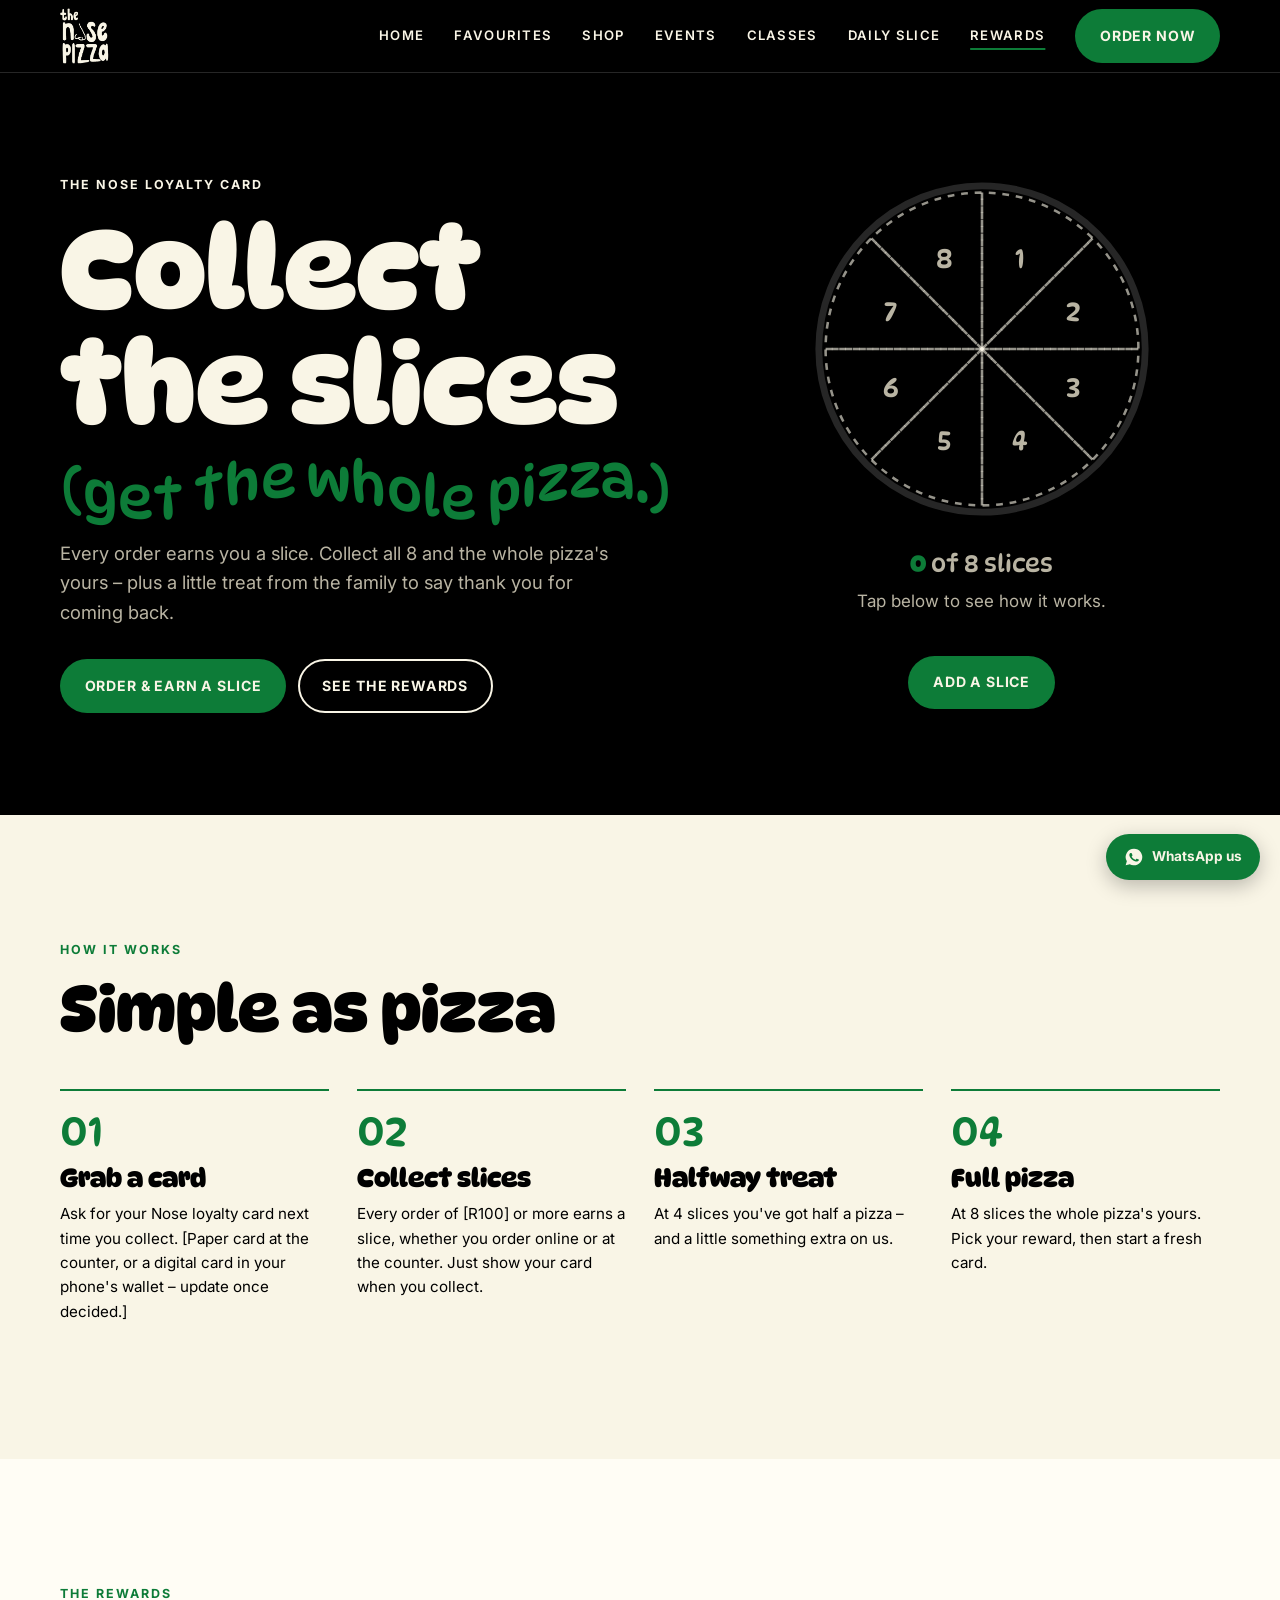
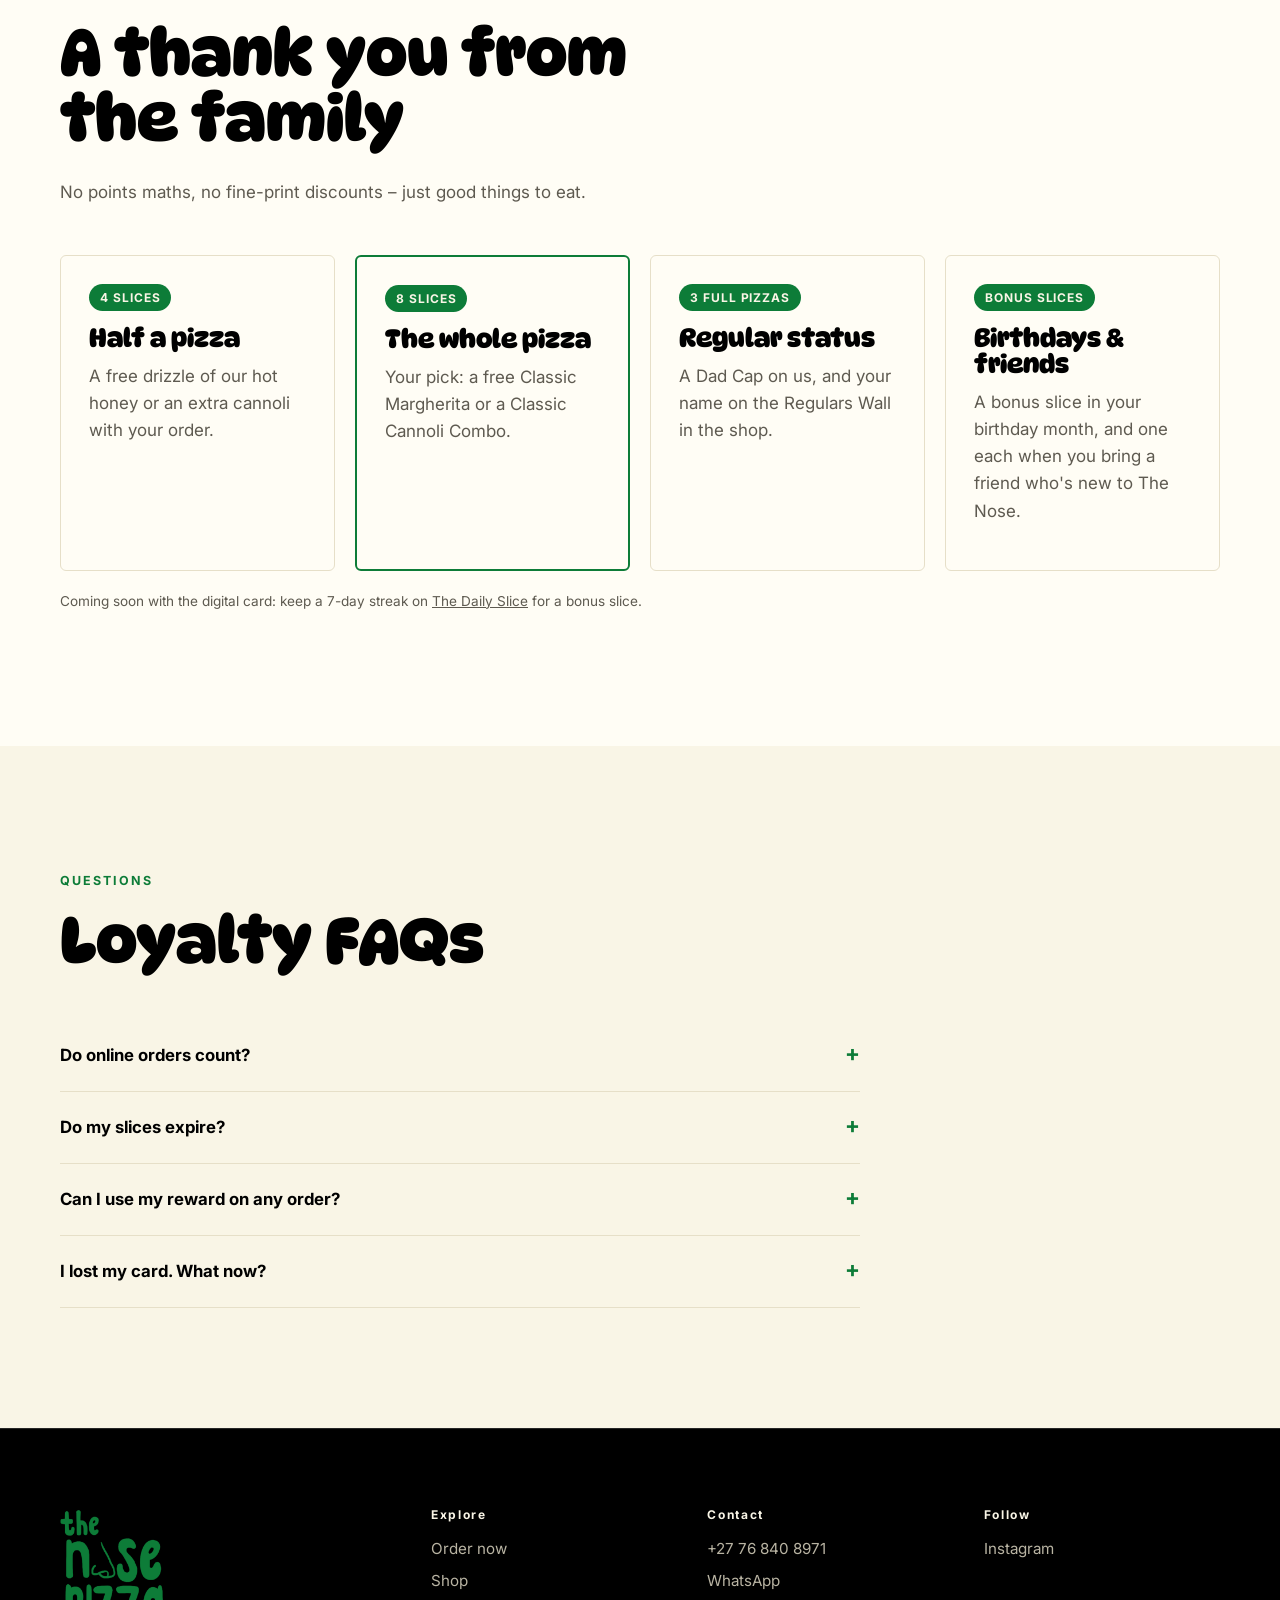
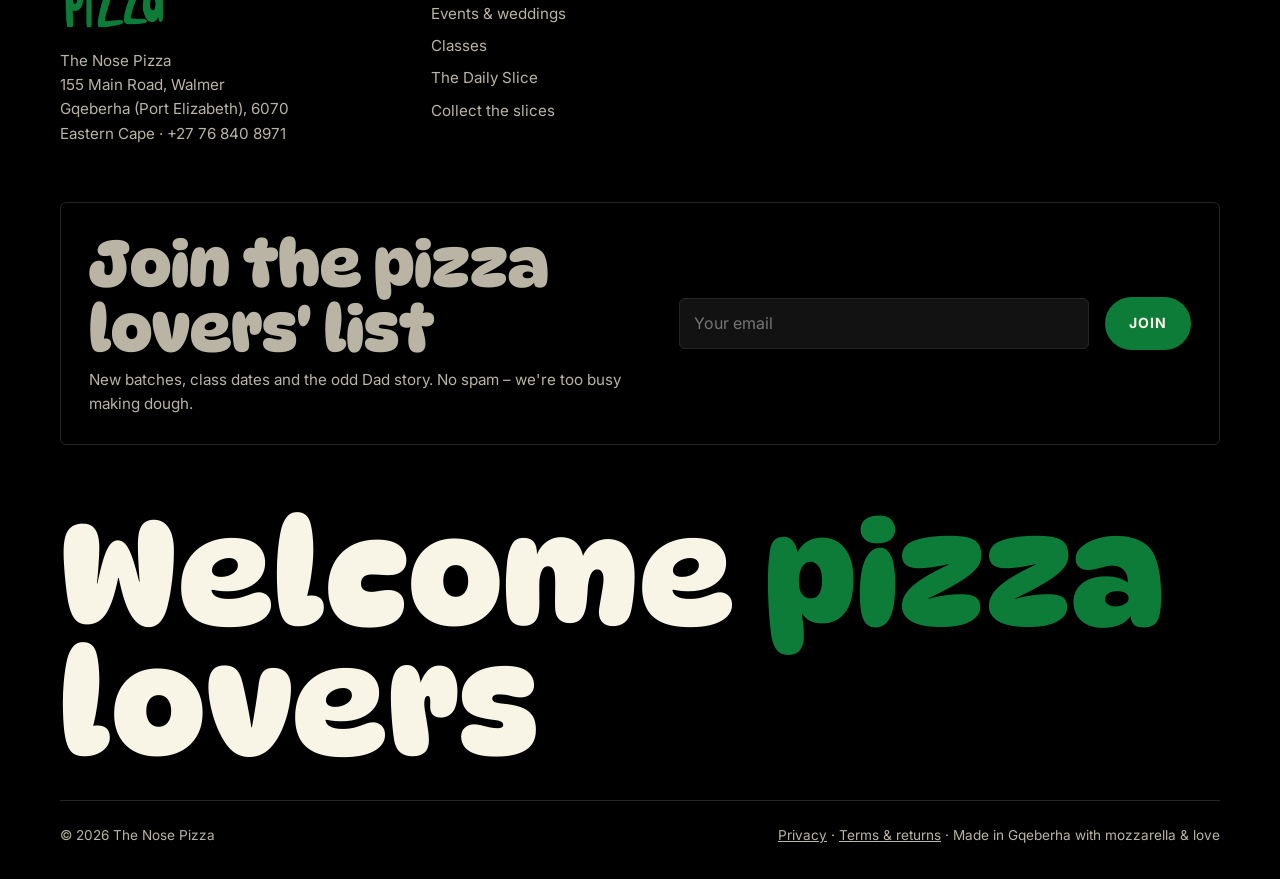
<file: loyalty.html>
<!doctype html>
<html lang="en-ZA">
<head>
  <meta charset="utf-8">
  <meta name="robots" content="noindex">
  <meta name="viewport" content="width=device-width, initial-scale=1">
  <title>Collect the Slices – Loyalty Rewards | The Nose Pizza</title>
  <meta name="description" content="Every order at The Nose Pizza in Gqeberha earns a slice. Collect 8 slices for a free Margherita or cannoli combo, plus birthday and bring-a-friend bonus slices.">
  <link rel="canonical" href="https://thenosepizza.co.za/loyalty.html">
  <meta property="og:type" content="website">
  <meta property="og:site_name" content="The Nose Pizza">
  <meta property="og:locale" content="en_ZA">
  <meta property="og:url" content="https://thenosepizza.co.za/loyalty.html">
  <meta property="og:title" content="Collect the Slices – Loyalty Rewards | The Nose Pizza">
  <meta property="og:description" content="Every order at The Nose Pizza in Gqeberha earns a slice. Collect 8 slices for a free Margherita or cannoli combo, plus birthday and bring-a-friend bonus slices.">
  <meta property="og:image" content="https://thenosepizza.co.za/images/og-default.jpg">
  <meta property="og:image:width" content="1200">
  <meta property="og:image:height" content="630">
  <meta name="twitter:card" content="summary_large_image">
  <link rel="icon" href="favicon.ico" sizes="32x32">
  <link rel="icon" href="images/icon-192.png" type="image/png">
  <link rel="apple-touch-icon" href="apple-touch-icon.png">
  <link rel="manifest" href="site.webmanifest">
  <meta name="theme-color" content="#000000">
  <link rel="preconnect" href="https://fonts.googleapis.com">
  <link rel="preconnect" href="https://fonts.gstatic.com" crossorigin>
  <link href="https://fonts.googleapis.com/css2?family=DynaPuff:wght@500;700&family=Inter:wght@400;500;600;700&display=swap" rel="stylesheet">
  <link rel="stylesheet" href="css/styles.css">
  <!-- schema:start -->
  <script type="application/ld+json">
{
 "@context": "https://schema.org",
 "@type": "FAQPage",
 "mainEntity": [
  {
   "@type": "Question",
   "name": "Do online orders count?",
   "acceptedAnswer": {
    "@type": "Answer",
    "text": "Yes. Order on our online menu as usual and show your card when you collect – we'll add your slice at the counter."
   }
  },
  {
   "@type": "Question",
   "name": "Do my slices expire?",
   "acceptedAnswer": {
    "@type": "Answer",
    "text": "Your card is valid for [12 months] from your first slice, so there's no rush."
   }
  },
  {
   "@type": "Question",
   "name": "Can I use my reward on any order?",
   "acceptedAnswer": {
    "@type": "Answer",
    "text": "Yes – claim it on any order when you collect. Rewards can't be swapped for cash."
   }
  },
  {
   "@type": "Question",
   "name": "I lost my card. What now?",
   "acceptedAnswer": {
    "@type": "Answer",
    "text": "Sorry! Ask for a new one at the counter. [With a digital card, your slices are saved to your phone.]"
   }
  }
 ]
}
  </script>
  <!-- schema:end -->
</head>
<body>

  <a class="skip-link" href="#main">Skip to content</a>

  <header class="site-header">
    <div class="wrap header-inner">
      <a class="brand" href="index.html" aria-label="The Nose Pizza home">
        <img src="images/logo-wordmark-cream.png" alt="The Nose Pizza" width="366" height="418">
      </a>
      <a class="btn btn-primary header-order" data-link="order" href="https://order.storekit.com/the-nose-pizza/menu/">Order</a>
      <button class="nav-toggle" aria-expanded="false" aria-controls="nav" aria-label="Open navigation"><span aria-hidden="true"></span></button>
      <nav id="nav">
        <a href="index.html">Home</a>
        <a href="index.html#menu">Favourites</a>
        <a href="shop.html">Shop</a>
        <a href="events.html">Events</a>
        <a href="classes.html">Classes</a>
        <a href="daily-slice.html">Daily Slice</a>
        <a href="loyalty.html">Rewards</a>
        <a class="btn btn-primary" data-link="order" href="https://order.storekit.com/the-nose-pizza/menu/">Order now</a>
      </nav>
    </div>
  </header>

  <main id="main">

    <section class="hero dark">
      <div class="wrap hero-grid">
        <div>
          <h1><span class="eyebrow">The Nose loyalty card</span> Collect the slices <span class="hand">(get the whole pizza.)</span></h1>
          <p class="lead">Every order earns you a slice. Collect all 8 and the whole pizza's yours – plus a little treat from the family to say thank you for coming back.</p>
          <div class="btn-row">
            <a class="btn btn-primary" data-link="order" href="https://order.storekit.com/the-nose-pizza/menu/">Order &amp; earn a slice</a>
            <a class="btn btn-outline" href="#rewards">See the rewards</a>
          </div>
        </div>
        <div class="slice-card" data-slice-card>
            <svg class="slice-pizza" viewBox="0 0 200 200" role="img" aria-label="Pizza loyalty card with 8 slices">
              <defs>
                <clipPath id="slice-0"><path d="M100 100 L100.0 8.0 A92 92 0 0 1 165.1 34.9 Z"/></clipPath>
                <clipPath id="slice-1"><path d="M100 100 L165.1 34.9 A92 92 0 0 1 192.0 100.0 Z"/></clipPath>
                <clipPath id="slice-2"><path d="M100 100 L192.0 100.0 A92 92 0 0 1 165.1 165.1 Z"/></clipPath>
                <clipPath id="slice-3"><path d="M100 100 L165.1 165.1 A92 92 0 0 1 100.0 192.0 Z"/></clipPath>
                <clipPath id="slice-4"><path d="M100 100 L100.0 192.0 A92 92 0 0 1 34.9 165.1 Z"/></clipPath>
                <clipPath id="slice-5"><path d="M100 100 L34.9 165.1 A92 92 0 0 1 8.0 100.0 Z"/></clipPath>
                <clipPath id="slice-6"><path d="M100 100 L8.0 100.0 A92 92 0 0 1 34.9 34.9 Z"/></clipPath>
                <clipPath id="slice-7"><path d="M100 100 L34.9 34.9 A92 92 0 0 1 100.0 8.0 Z"/></clipPath>
              </defs>
              <circle class="slice-crust" cx="100" cy="100" r="96"/>
              <g class="slice" data-slice="0"><path class="slice-empty" d="M100 100 L100.0 8.0 A92 92 0 0 1 165.1 34.9 Z"/><image class="slice-img" href="https://ucarecdn.com/0677bb21-2114-4300-a185-dee85adc4968/-/resize/576x/-/format/auto/" x="4" y="4" width="192" height="192" preserveAspectRatio="xMidYMid slice" clip-path="url(#slice-0)"/><text class="slice-num" x="122.2" y="52.4">1</text></g>
              <g class="slice" data-slice="1"><path class="slice-empty" d="M100 100 L165.1 34.9 A92 92 0 0 1 192.0 100.0 Z"/><image class="slice-img" href="https://ucarecdn.com/0677bb21-2114-4300-a185-dee85adc4968/-/resize/576x/-/format/auto/" x="4" y="4" width="192" height="192" preserveAspectRatio="xMidYMid slice" clip-path="url(#slice-1)"/><text class="slice-num" x="153.6" y="83.8">2</text></g>
              <g class="slice" data-slice="2"><path class="slice-empty" d="M100 100 L192.0 100.0 A92 92 0 0 1 165.1 165.1 Z"/><image class="slice-img" href="https://ucarecdn.com/0677bb21-2114-4300-a185-dee85adc4968/-/resize/576x/-/format/auto/" x="4" y="4" width="192" height="192" preserveAspectRatio="xMidYMid slice" clip-path="url(#slice-2)"/><text class="slice-num" x="153.6" y="128.2">3</text></g>
              <g class="slice" data-slice="3"><path class="slice-empty" d="M100 100 L165.1 165.1 A92 92 0 0 1 100.0 192.0 Z"/><image class="slice-img" href="https://ucarecdn.com/0677bb21-2114-4300-a185-dee85adc4968/-/resize/576x/-/format/auto/" x="4" y="4" width="192" height="192" preserveAspectRatio="xMidYMid slice" clip-path="url(#slice-3)"/><text class="slice-num" x="122.2" y="159.6">4</text></g>
              <g class="slice" data-slice="4"><path class="slice-empty" d="M100 100 L100.0 192.0 A92 92 0 0 1 34.9 165.1 Z"/><image class="slice-img" href="https://ucarecdn.com/0677bb21-2114-4300-a185-dee85adc4968/-/resize/576x/-/format/auto/" x="4" y="4" width="192" height="192" preserveAspectRatio="xMidYMid slice" clip-path="url(#slice-4)"/><text class="slice-num" x="77.8" y="159.6">5</text></g>
              <g class="slice" data-slice="5"><path class="slice-empty" d="M100 100 L34.9 165.1 A92 92 0 0 1 8.0 100.0 Z"/><image class="slice-img" href="https://ucarecdn.com/0677bb21-2114-4300-a185-dee85adc4968/-/resize/576x/-/format/auto/" x="4" y="4" width="192" height="192" preserveAspectRatio="xMidYMid slice" clip-path="url(#slice-5)"/><text class="slice-num" x="46.4" y="128.2">6</text></g>
              <g class="slice" data-slice="6"><path class="slice-empty" d="M100 100 L8.0 100.0 A92 92 0 0 1 34.9 34.9 Z"/><image class="slice-img" href="https://ucarecdn.com/0677bb21-2114-4300-a185-dee85adc4968/-/resize/576x/-/format/auto/" x="4" y="4" width="192" height="192" preserveAspectRatio="xMidYMid slice" clip-path="url(#slice-6)"/><text class="slice-num" x="46.4" y="83.8">7</text></g>
              <g class="slice" data-slice="7"><path class="slice-empty" d="M100 100 L34.9 34.9 A92 92 0 0 1 100.0 8.0 Z"/><image class="slice-img" href="https://ucarecdn.com/0677bb21-2114-4300-a185-dee85adc4968/-/resize/576x/-/format/auto/" x="4" y="4" width="192" height="192" preserveAspectRatio="xMidYMid slice" clip-path="url(#slice-7)"/><text class="slice-num" x="77.8" y="52.4">8</text></g>
            </svg>
          <p class="slice-count" aria-live="polite"><strong data-slice-count>0</strong> of 8 slices</p>
          <p class="slice-msg" data-slice-msg>Tap below to see how it works.</p>
          <div class="btn-row slice-actions">
            <button class="btn btn-primary" type="button" data-slice-add>Add a slice</button>
            <button class="btn btn-outline" type="button" data-slice-reset hidden>Start again</button>
          </div>
        </div>
      </div>
    </section>

    <section class="section">
      <div class="wrap">
        <div class="section-head">
          <span class="eyebrow">How it works</span>
          <h2>Simple as pizza</h2>
        </div>
        <div class="steps">
          <div class="step">
            <h3>Grab a card</h3>
            <p>Ask for your Nose loyalty card next time you collect. [Paper card at the counter, or a digital card in your phone's wallet – update once decided.]</p>
          </div>
          <div class="step">
            <h3>Collect slices</h3>
            <p>Every order of [R100] or more earns a slice, whether you order online or at the counter. Just show your card when you collect.</p>
          </div>
          <div class="step">
            <h3>Halfway treat</h3>
            <p>At 4 slices you've got half a pizza – and a little something extra on us.</p>
          </div>
          <div class="step">
            <h3>Full pizza</h3>
            <p>At 8 slices the whole pizza's yours. Pick your reward, then start a fresh card.</p>
          </div>
        </div>
      </div>
    </section>

    <section class="section bg-white" id="rewards">
      <div class="wrap">
        <div class="section-head">
          <span class="eyebrow">The rewards</span>
          <h2>A thank you from the family</h2>
          <p>No points maths, no fine-print discounts – just good things to eat.</p>
        </div>
        <div class="grid grid-4 rewards">
          <div class="card reward">
            <span class="reward-badge">4 slices</span>
            <h3>Half a pizza</h3>
            <p>A free drizzle of our hot honey or an extra cannoli with your order.</p>
          </div>
          <div class="card reward featured">
            <span class="reward-badge">8 slices</span>
            <h3>The whole pizza</h3>
            <p>Your pick: a free Classic Margherita or a Classic Cannoli Combo.</p>
          </div>
          <div class="card reward">
            <span class="reward-badge">3 full pizzas</span>
            <h3>Regular status</h3>
            <p>A Dad Cap on us, and your name on the Regulars Wall in the shop.</p>
          </div>
          <div class="card reward">
            <span class="reward-badge">Bonus slices</span>
            <h3>Birthdays &amp; friends</h3>
            <p>A bonus slice in your birthday month, and one each when you bring a friend who's new to The Nose.</p>
          </div>
        </div>
        <p class="form-note" style="margin-top:20px">Coming soon with the digital card: keep a 7-day streak on <a href="daily-slice.html">The Daily Slice</a> for a bonus slice.</p>
      </div>
    </section>

    <section class="section">
      <div class="wrap">
        <div class="section-head">
          <span class="eyebrow">Questions</span>
          <h2>Loyalty FAQs</h2>
        </div>
        <div class="faq">
          <details>
            <summary>Do online orders count?</summary>
            <p>Yes. Order on our online menu as usual and show your card when you collect – we'll add your slice at the counter.</p>
          </details>
          <details>
            <summary>Do my slices expire?</summary>
            <p>Your card is valid for [12 months] from your first slice, so there's no rush.</p>
          </details>
          <details>
            <summary>Can I use my reward on any order?</summary>
            <p>Yes – claim it on any order when you collect. Rewards can't be swapped for cash.</p>
          </details>
          <details>
            <summary>I lost my card. What now?</summary>
            <p>Sorry! Ask for a new one at the counter. [With a digital card, your slices are saved to your phone.]</p>
          </details>
        </div>
      </div>
    </section>

  </main>

  <footer class="site-footer">
    <div class="wrap">
      <div class="footer-grid">
        <div>
          <a class="brand" href="index.html" aria-label="The Nose Pizza home">
            <img src="images/logo-wordmark-green.png" alt="The Nose Pizza" width="366" height="418">
          </a>
          <address>The Nose Pizza<br>155 Main Road, Walmer<br>Gqeberha (Port Elizabeth), 6070<br>Eastern Cape · <a href="tel:+27768408971">+27 76 840 8971</a></address>
        </div>
        <div>
          <h2 class="footer-h">Explore</h2>
          <ul>
            <li><a data-link="order" href="https://order.storekit.com/the-nose-pizza/menu/">Order now</a></li>
            <li><a href="shop.html">Shop</a></li>
            <li><a href="events.html">Events &amp; weddings</a></li>
            <li><a href="classes.html">Classes</a></li>
            <li><a href="daily-slice.html">The Daily Slice</a></li>
            <li><a href="loyalty.html">Collect the slices</a></li>
          </ul>
        </div>
        <div>
          <h2 class="footer-h">Contact</h2>
          <ul>
            <li><a data-link="phone" data-fill="phone" href="tel:+27768408971">+27 76 840 8971</a></li>
            <li><a data-link="whatsapp" href="https://wa.me/27768408971">WhatsApp</a></li>
            <li><a data-link="email" data-fill="email" href="#">Email</a></li>
          </ul>
        </div>
        <div>
          <h2 class="footer-h">Follow</h2>
          <ul>
            <li><a data-link="instagram" href="https://www.instagram.com/the_nose_pizza/">Instagram</a></li>
            <li><a data-link="facebook" href="#">Facebook</a></li>
          </ul>
        </div>
      </div>
      <form class="footer-signup" name="pizza-lovers-list" method="POST" action="thanks.html?f=list" data-netlify="true" netlify-honeypot="bot-field">
        <input type="hidden" name="form-name" value="pizza-lovers-list">
        <p class="hidden"><label>Don't fill this in: <input name="bot-field"></label></p>
        <div>
          <h2 class="footer-h">Join the pizza lovers' list</h2>
          <p>New batches, class dates and the odd Dad story. No spam – we're too busy making dough.</p>
        </div>
        <label class="sr-only" for="signup-email">Email address</label>
        <input id="signup-email" type="email" name="email" autocomplete="email" placeholder="Your email" required>
        <button class="btn btn-primary" type="submit">Join</button>
      </form>
      <p class="footer-big">Welcome <span>pizza</span> lovers</p>
      <div class="footer-bottom">
        <span>© <span data-year></span> The Nose Pizza</span>
        <span><a href="privacy.html">Privacy</a> · <a href="terms.html">Terms &amp; returns</a> · Made in Gqeberha with mozzarella &amp; love</span>
      </div>
    </div>
  </footer>

  <a class="wa-float" data-link="whatsapp" href="https://wa.me/27768408971" aria-label="Chat on WhatsApp">
    <svg viewBox="0 0 24 24" aria-hidden="true"><path d="M12 2a10 10 0 0 0-8.6 15.1L2 22l5-1.3A10 10 0 1 0 12 2Zm5.3 14.1c-.2.6-1.3 1.2-1.8 1.3-.5 0-1 .2-3.3-.7-2.8-1.1-4.5-3.9-4.7-4.1-.1-.2-1.1-1.5-1.1-2.9s.7-2 1-2.3c.2-.3.5-.3.7-.3h.5c.2 0 .4 0 .6.5l.9 2.1c.1.2.1.4 0 .5l-.3.5-.4.4c-.1.1-.3.3-.1.6.2.3.8 1.3 1.7 2.1 1.2 1 2.1 1.3 2.4 1.5.3.1.5.1.6-.1l.9-1c.2-.3.4-.2.6-.1l2 1c.3.1.5.2.5.3.1.1.1.6-.1 1.2Z"/></svg>
    <span>WhatsApp us</span>
  </a>

  <script src="js/config.js"></script>
  <script src="js/products.js"></script>
  <script src="js/menu.js"></script>
  <script src="js/main.js"></script>
</body>
</html>
</file>
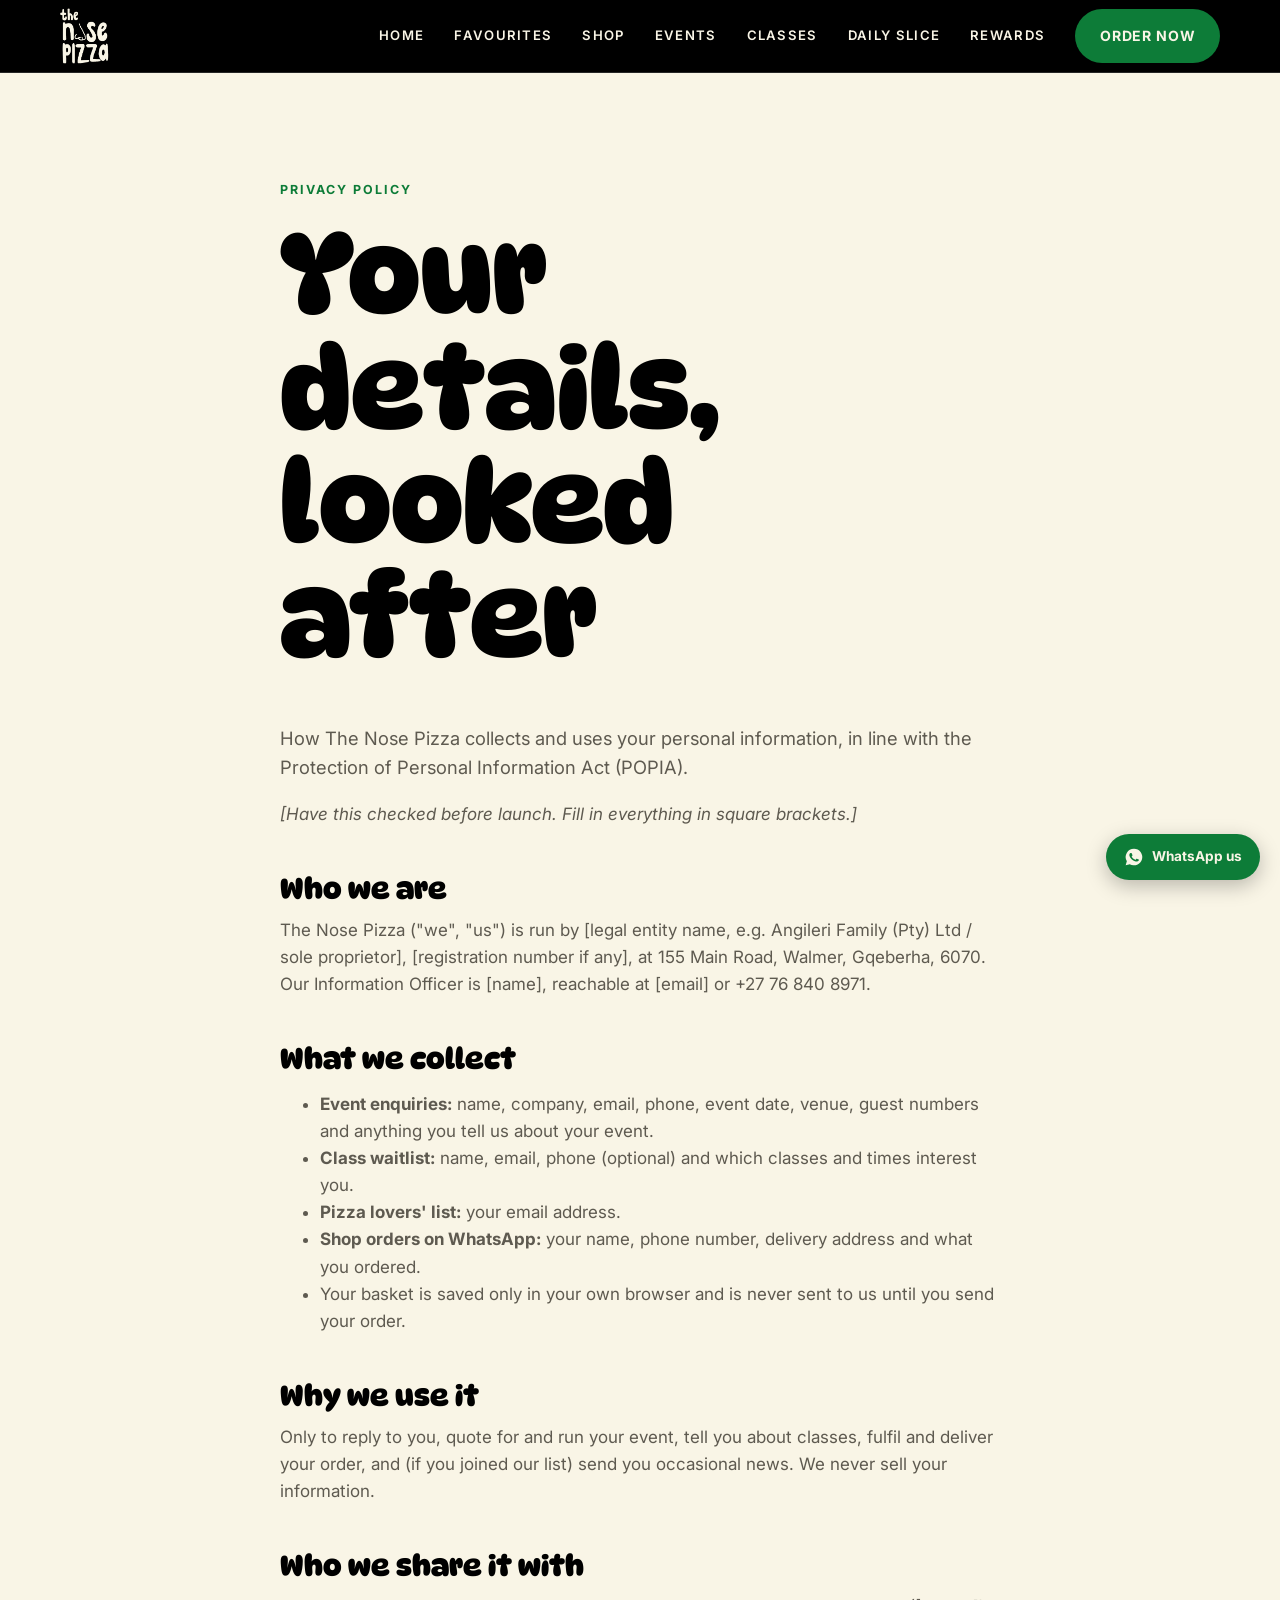
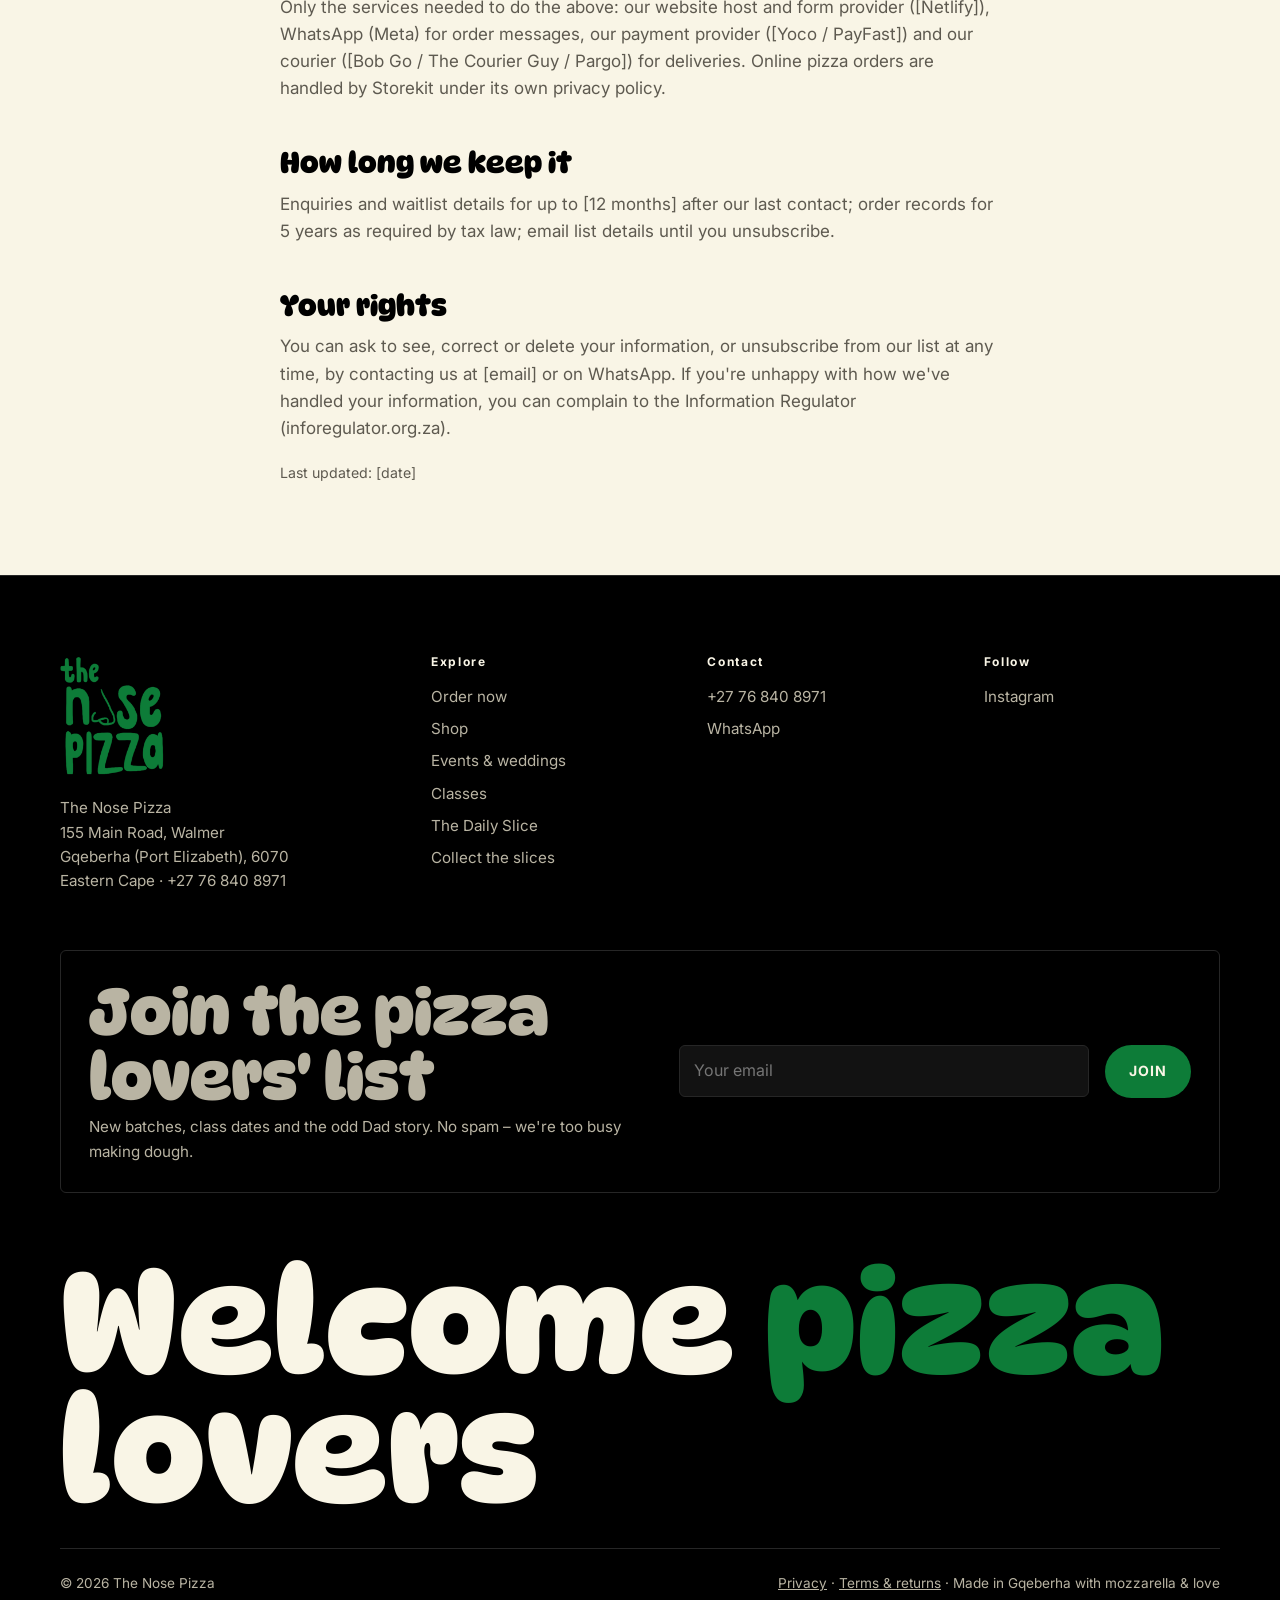
<file: privacy.html>
<!doctype html>
<html lang="en-ZA">
<head>
  <meta charset="utf-8">
  <meta name="robots" content="noindex">
  <meta name="viewport" content="width=device-width, initial-scale=1">
  <title>Privacy Policy | The Nose Pizza</title>
  <meta name="description" content="How The Nose Pizza collects, uses and protects your personal information under POPIA.">
  <link rel="canonical" href="https://thenosepizza.co.za/privacy.html">
  <meta property="og:type" content="website">
  <meta property="og:site_name" content="The Nose Pizza">
  <meta property="og:locale" content="en_ZA">
  <meta property="og:url" content="https://thenosepizza.co.za/privacy.html">
  <meta property="og:title" content="Privacy Policy | The Nose Pizza">
  <meta property="og:description" content="How The Nose Pizza collects, uses and protects your personal information under POPIA.">
  <meta property="og:image" content="https://thenosepizza.co.za/images/og-default.jpg">
  <meta property="og:image:width" content="1200">
  <meta property="og:image:height" content="630">
  <meta name="twitter:card" content="summary_large_image">
  <link rel="icon" href="favicon.ico" sizes="32x32">
  <link rel="icon" href="images/icon-192.png" type="image/png">
  <link rel="apple-touch-icon" href="apple-touch-icon.png">
  <link rel="manifest" href="site.webmanifest">
  <meta name="theme-color" content="#000000">
  <link rel="preconnect" href="https://fonts.googleapis.com">
  <link rel="preconnect" href="https://fonts.gstatic.com" crossorigin>
  <link href="https://fonts.googleapis.com/css2?family=DynaPuff:wght@500;700&family=Inter:wght@400;500;600;700&display=swap" rel="stylesheet">
  <link rel="stylesheet" href="css/styles.css">
  <!-- schema:start -->
  <!-- schema:end -->
</head>
<body>

  <a class="skip-link" href="#main">Skip to content</a>

  <header class="site-header">
    <div class="wrap header-inner">
      <a class="brand" href="index.html" aria-label="The Nose Pizza home">
        <img src="images/logo-wordmark-cream.png" alt="The Nose Pizza" width="366" height="418">
      </a>
      <a class="btn btn-primary header-order" data-link="order" href="https://order.storekit.com/the-nose-pizza/menu/">Order</a>
      <button class="nav-toggle" aria-expanded="false" aria-controls="nav" aria-label="Open navigation"><span aria-hidden="true"></span></button>
      <nav id="nav">
        <a href="index.html">Home</a>
        <a href="index.html#menu">Favourites</a>
        <a href="shop.html">Shop</a>
        <a href="events.html">Events</a>
        <a href="classes.html">Classes</a>
        <a href="daily-slice.html">Daily Slice</a>
        <a href="loyalty.html">Rewards</a>
        <a class="btn btn-primary" data-link="order" href="https://order.storekit.com/the-nose-pizza/menu/">Order now</a>
      </nav>
    </div>
  </header>

  <main id="main">

    <section class="page-hero">
      <div class="wrap legal">
        <span class="eyebrow">Privacy policy</span>
        <h1>Your details, looked after</h1>
        <p class="lead">How The Nose Pizza collects and uses your personal information, in line with the Protection of Personal Information Act (POPIA).</p>
        <p><em>[Have this checked before launch. Fill in everything in square brackets.]</em></p>

        <h2>Who we are</h2>
        <p>The Nose Pizza ("we", "us") is run by [legal entity name, e.g. Angileri Family (Pty) Ltd / sole proprietor], [registration number if any], at 155 Main Road, Walmer, Gqeberha, 6070. Our Information Officer is [name], reachable at [email] or +27 76 840 8971.</p>

        <h2>What we collect</h2>
        <ul>
          <li><strong>Event enquiries:</strong> name, company, email, phone, event date, venue, guest numbers and anything you tell us about your event.</li>
          <li><strong>Class waitlist:</strong> name, email, phone (optional) and which classes and times interest you.</li>
          <li><strong>Pizza lovers' list:</strong> your email address.</li>
          <li><strong>Shop orders on WhatsApp:</strong> your name, phone number, delivery address and what you ordered.</li>
          <li>Your basket is saved only in your own browser and is never sent to us until you send your order.</li>
        </ul>

        <h2>Why we use it</h2>
        <p>Only to reply to you, quote for and run your event, tell you about classes, fulfil and deliver your order, and (if you joined our list) send you occasional news. We never sell your information.</p>

        <h2>Who we share it with</h2>
        <p>Only the services needed to do the above: our website host and form provider ([Netlify]), WhatsApp (Meta) for order messages, our payment provider ([Yoco / PayFast]) and our courier ([Bob Go / The Courier Guy / Pargo]) for deliveries. Online pizza orders are handled by Storekit under its own privacy policy.</p>

        <h2>How long we keep it</h2>
        <p>Enquiries and waitlist details for up to [12 months] after our last contact; order records for 5 years as required by tax law; email list details until you unsubscribe.</p>

        <h2>Your rights</h2>
        <p>You can ask to see, correct or delete your information, or unsubscribe from our list at any time, by contacting us at [email] or on WhatsApp. If you're unhappy with how we've handled your information, you can complain to the Information Regulator (inforegulator.org.za).</p>

        <p><small>Last updated: [date]</small></p>
      </div>
    </section>

  </main>

  <footer class="site-footer">
    <div class="wrap">
      <div class="footer-grid">
        <div>
          <a class="brand" href="index.html" aria-label="The Nose Pizza home">
            <img src="images/logo-wordmark-green.png" alt="The Nose Pizza" width="366" height="418">
          </a>
          <address>The Nose Pizza<br>155 Main Road, Walmer<br>Gqeberha (Port Elizabeth), 6070<br>Eastern Cape · <a href="tel:+27768408971">+27 76 840 8971</a></address>
        </div>
        <div>
          <h2 class="footer-h">Explore</h2>
          <ul>
            <li><a data-link="order" href="https://order.storekit.com/the-nose-pizza/menu/">Order now</a></li>
            <li><a href="shop.html">Shop</a></li>
            <li><a href="events.html">Events &amp; weddings</a></li>
            <li><a href="classes.html">Classes</a></li>
            <li><a href="daily-slice.html">The Daily Slice</a></li>
            <li><a href="loyalty.html">Collect the slices</a></li>
          </ul>
        </div>
        <div>
          <h2 class="footer-h">Contact</h2>
          <ul>
            <li><a data-link="phone" data-fill="phone" href="tel:+27768408971">+27 76 840 8971</a></li>
            <li><a data-link="whatsapp" href="https://wa.me/27768408971">WhatsApp</a></li>
            <li><a data-link="email" data-fill="email" href="#">Email</a></li>
          </ul>
        </div>
        <div>
          <h2 class="footer-h">Follow</h2>
          <ul>
            <li><a data-link="instagram" href="https://www.instagram.com/the_nose_pizza/">Instagram</a></li>
            <li><a data-link="facebook" href="#">Facebook</a></li>
          </ul>
        </div>
      </div>
      <form class="footer-signup" name="pizza-lovers-list" method="POST" action="thanks.html?f=list" data-netlify="true" netlify-honeypot="bot-field">
        <input type="hidden" name="form-name" value="pizza-lovers-list">
        <p class="hidden"><label>Don't fill this in: <input name="bot-field"></label></p>
        <div>
          <h2 class="footer-h">Join the pizza lovers' list</h2>
          <p>New batches, class dates and the odd Dad story. No spam – we're too busy making dough.</p>
        </div>
        <label class="sr-only" for="signup-email">Email address</label>
        <input id="signup-email" type="email" name="email" autocomplete="email" placeholder="Your email" required>
        <button class="btn btn-primary" type="submit">Join</button>
      </form>
      <p class="footer-big">Welcome <span>pizza</span> lovers</p>
      <div class="footer-bottom">
        <span>© <span data-year></span> The Nose Pizza</span>
        <span><a href="privacy.html">Privacy</a> · <a href="terms.html">Terms &amp; returns</a> · Made in Gqeberha with mozzarella &amp; love</span>
      </div>
    </div>
  </footer>

  <a class="wa-float" data-link="whatsapp" href="https://wa.me/27768408971" aria-label="Chat on WhatsApp">
    <svg viewBox="0 0 24 24" aria-hidden="true"><path d="M12 2a10 10 0 0 0-8.6 15.1L2 22l5-1.3A10 10 0 1 0 12 2Zm5.3 14.1c-.2.6-1.3 1.2-1.8 1.3-.5 0-1 .2-3.3-.7-2.8-1.1-4.5-3.9-4.7-4.1-.1-.2-1.1-1.5-1.1-2.9s.7-2 1-2.3c.2-.3.5-.3.7-.3h.5c.2 0 .4 0 .6.5l.9 2.1c.1.2.1.4 0 .5l-.3.5-.4.4c-.1.1-.3.3-.1.6.2.3.8 1.3 1.7 2.1 1.2 1 2.1 1.3 2.4 1.5.3.1.5.1.6-.1l.9-1c.2-.3.4-.2.6-.1l2 1c.3.1.5.2.5.3.1.1.1.6-.1 1.2Z"/></svg>
    <span>WhatsApp us</span>
  </a>

  <script src="js/config.js"></script>
  <script src="js/products.js"></script>
  <script src="js/menu.js"></script>
  <script src="js/main.js"></script>
</body>
</html>
</file>
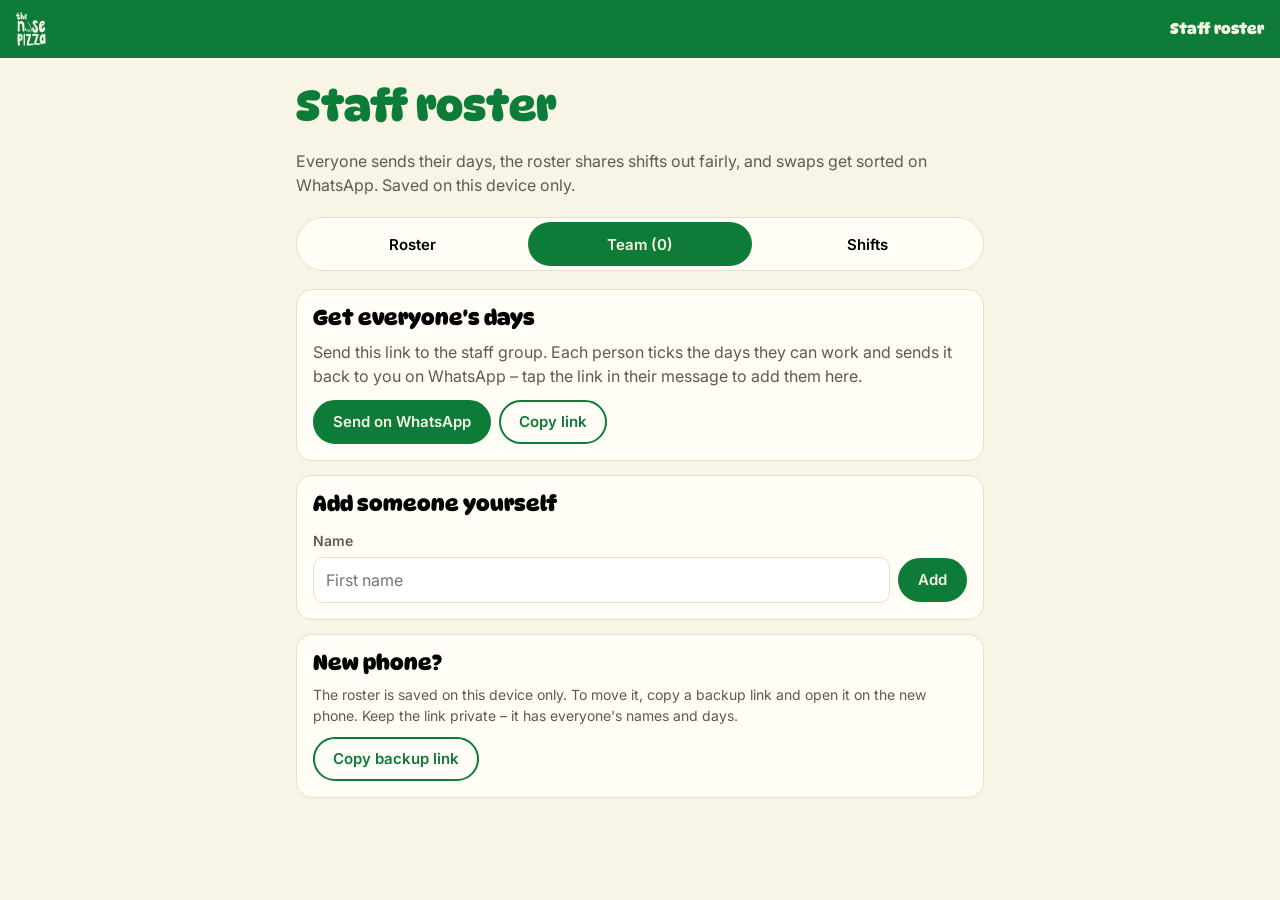
<file: roster.html>
<!doctype html>
<html lang="en-ZA">
<head>
  <meta charset="utf-8">
  <meta name="robots" content="noindex, nofollow">
  <meta name="viewport" content="width=device-width, initial-scale=1">
  <title>Staff Roster | The Nose Pizza</title>
  <meta name="theme-color" content="#0d7c38">
  <link rel="icon" href="images/icon-192.png">
  <link rel="preconnect" href="https://fonts.googleapis.com">
  <link rel="preconnect" href="https://fonts.gstatic.com" crossorigin>
  <link href="https://fonts.googleapis.com/css2?family=DynaPuff:wght@700&family=Inter:wght@400;600;700&display=swap" rel="stylesheet">
  <link rel="stylesheet" href="css/roster.css">
</head>
<body data-page="manager">
  <header class="r-top">
    <a href="index.html"><img src="images/logo-wordmark-cream.png" alt="The Nose Pizza home"></a>
    <span class="r-top__tag">Staff roster</span>
  </header>
  <main class="r-wrap" id="app">
    <noscript><p>The roster needs JavaScript switched on.</p></noscript>
  </main>
  <script src="js/roster.js"></script>
</body>
</html>
</file>
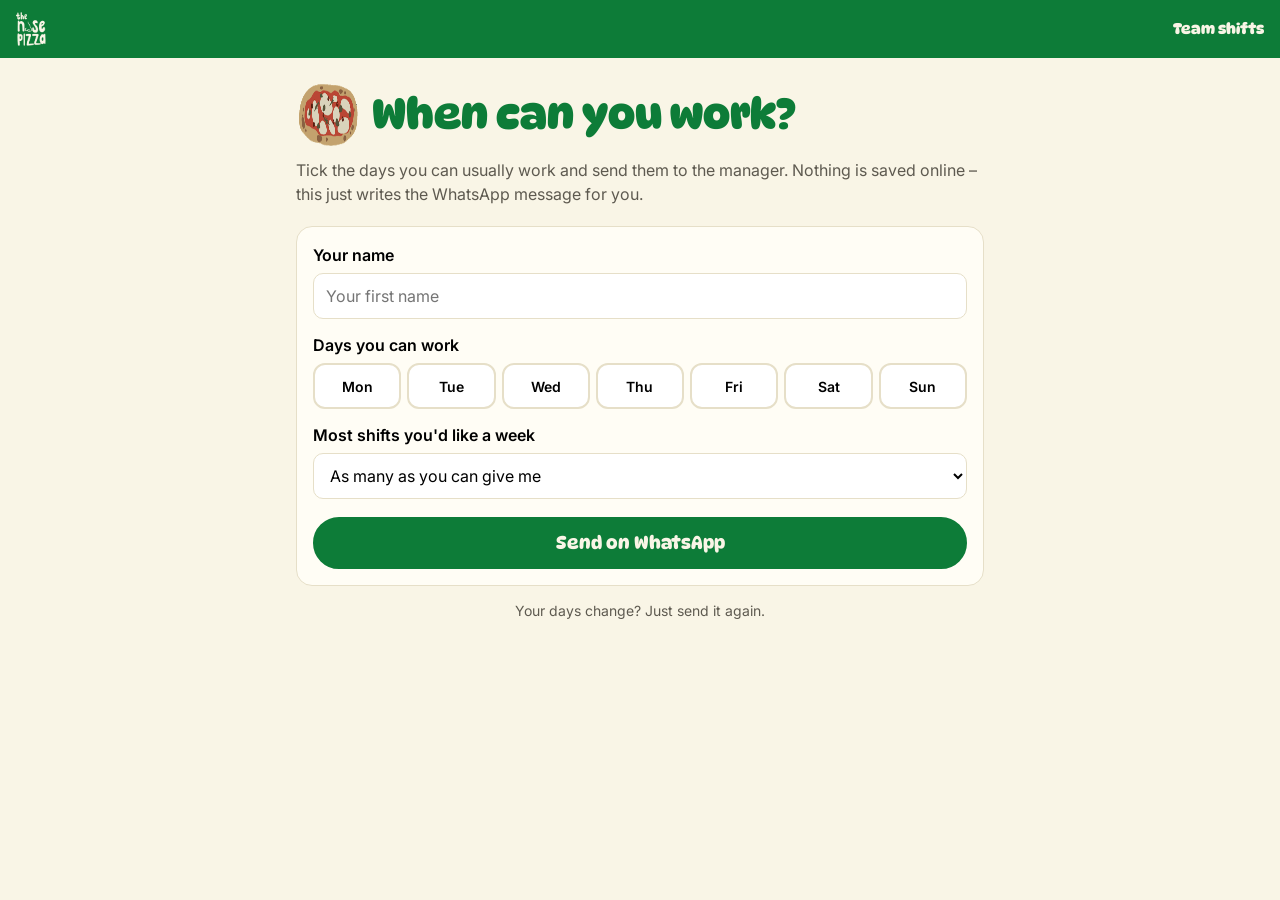
<file: shifts.html>
<!doctype html>
<html lang="en-ZA">
<head>
  <meta charset="utf-8">
  <meta name="robots" content="noindex, nofollow">
  <meta name="viewport" content="width=device-width, initial-scale=1">
  <title>Shifts | The Nose Pizza</title>
  <meta name="theme-color" content="#0d7c38">
  <link rel="icon" href="images/icon-192.png">
  <link rel="preconnect" href="https://fonts.googleapis.com">
  <link rel="preconnect" href="https://fonts.gstatic.com" crossorigin>
  <link href="https://fonts.googleapis.com/css2?family=DynaPuff:wght@700&family=Inter:wght@400;600;700&display=swap" rel="stylesheet">
  <link rel="stylesheet" href="css/roster.css">
</head>
<body data-page="staff">
  <header class="r-top">
    <a href="index.html"><img src="images/logo-wordmark-cream.png" alt="The Nose Pizza home"></a>
    <span class="r-top__tag">Team shifts</span>
  </header>
  <main class="r-wrap" id="app">
    <noscript><p>This page needs JavaScript switched on.</p></noscript>
  </main>
  <script src="js/roster.js"></script>
</body>
</html>
</file>
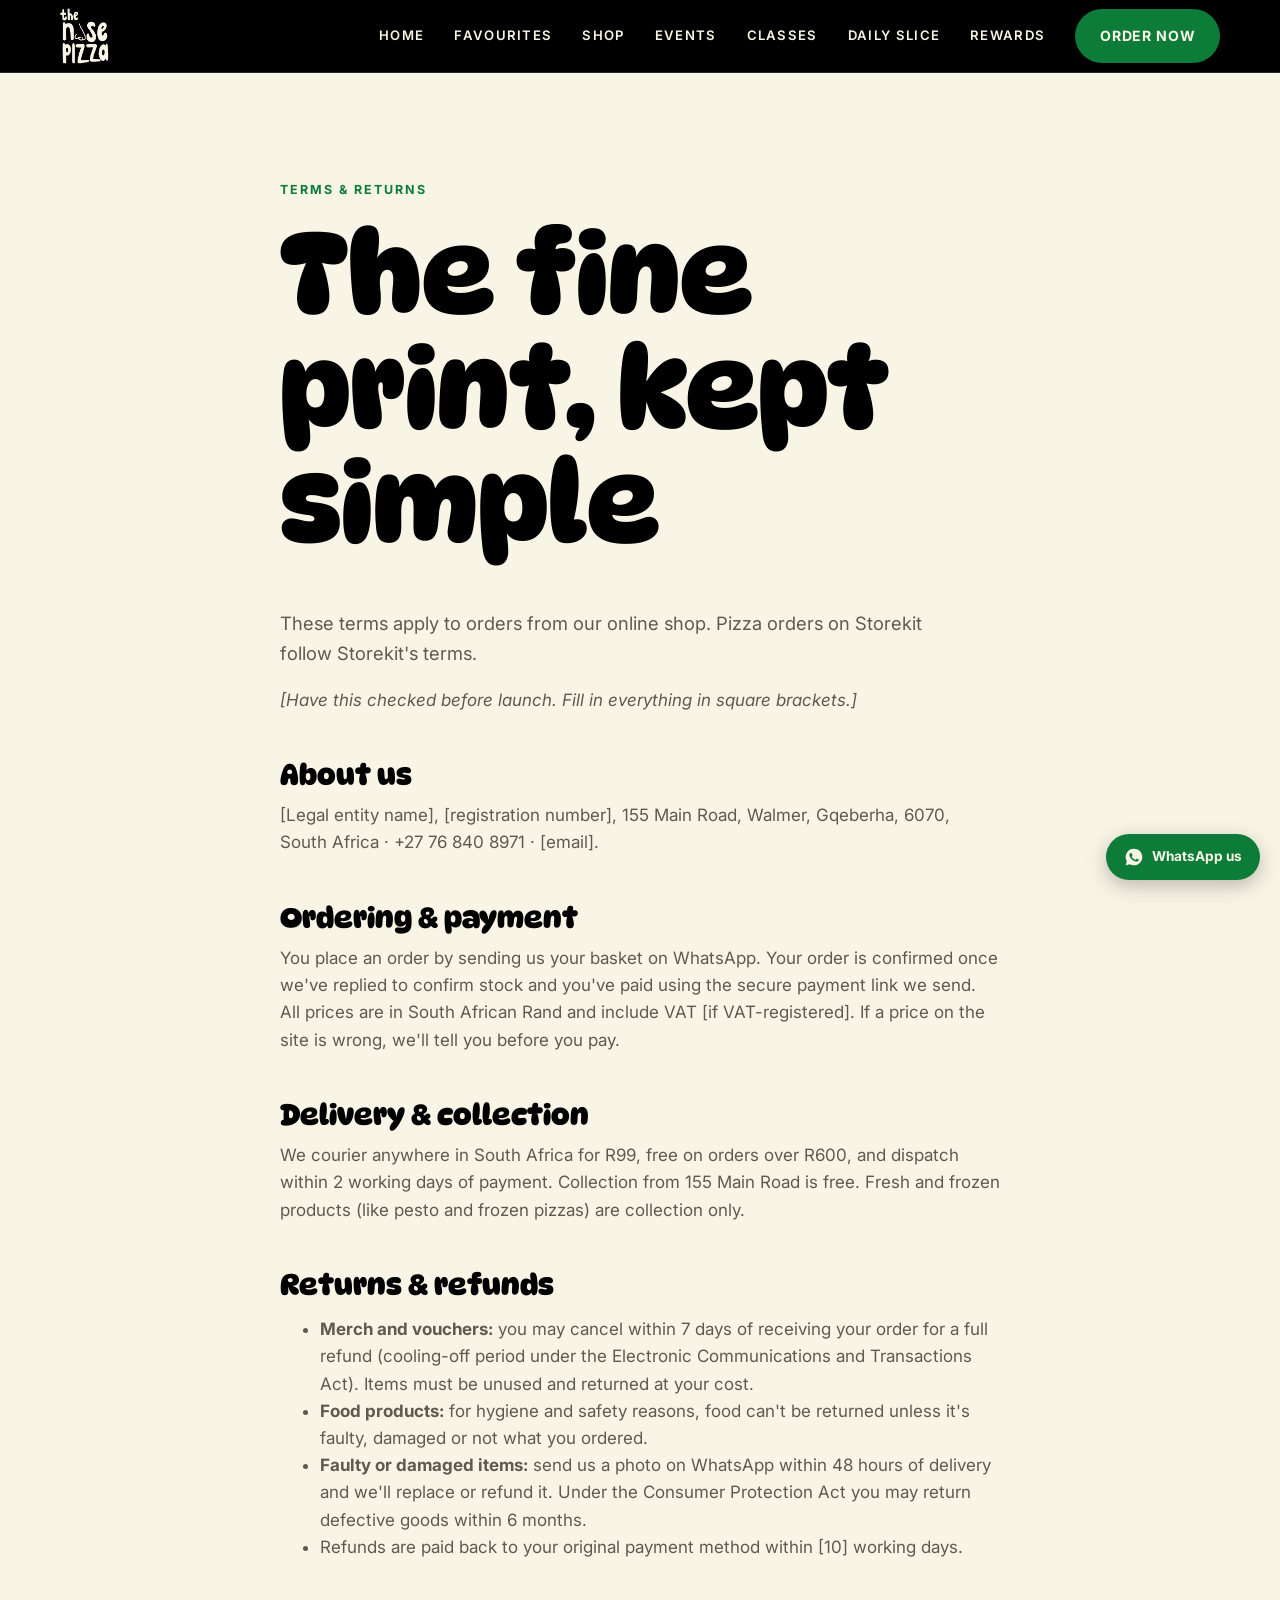
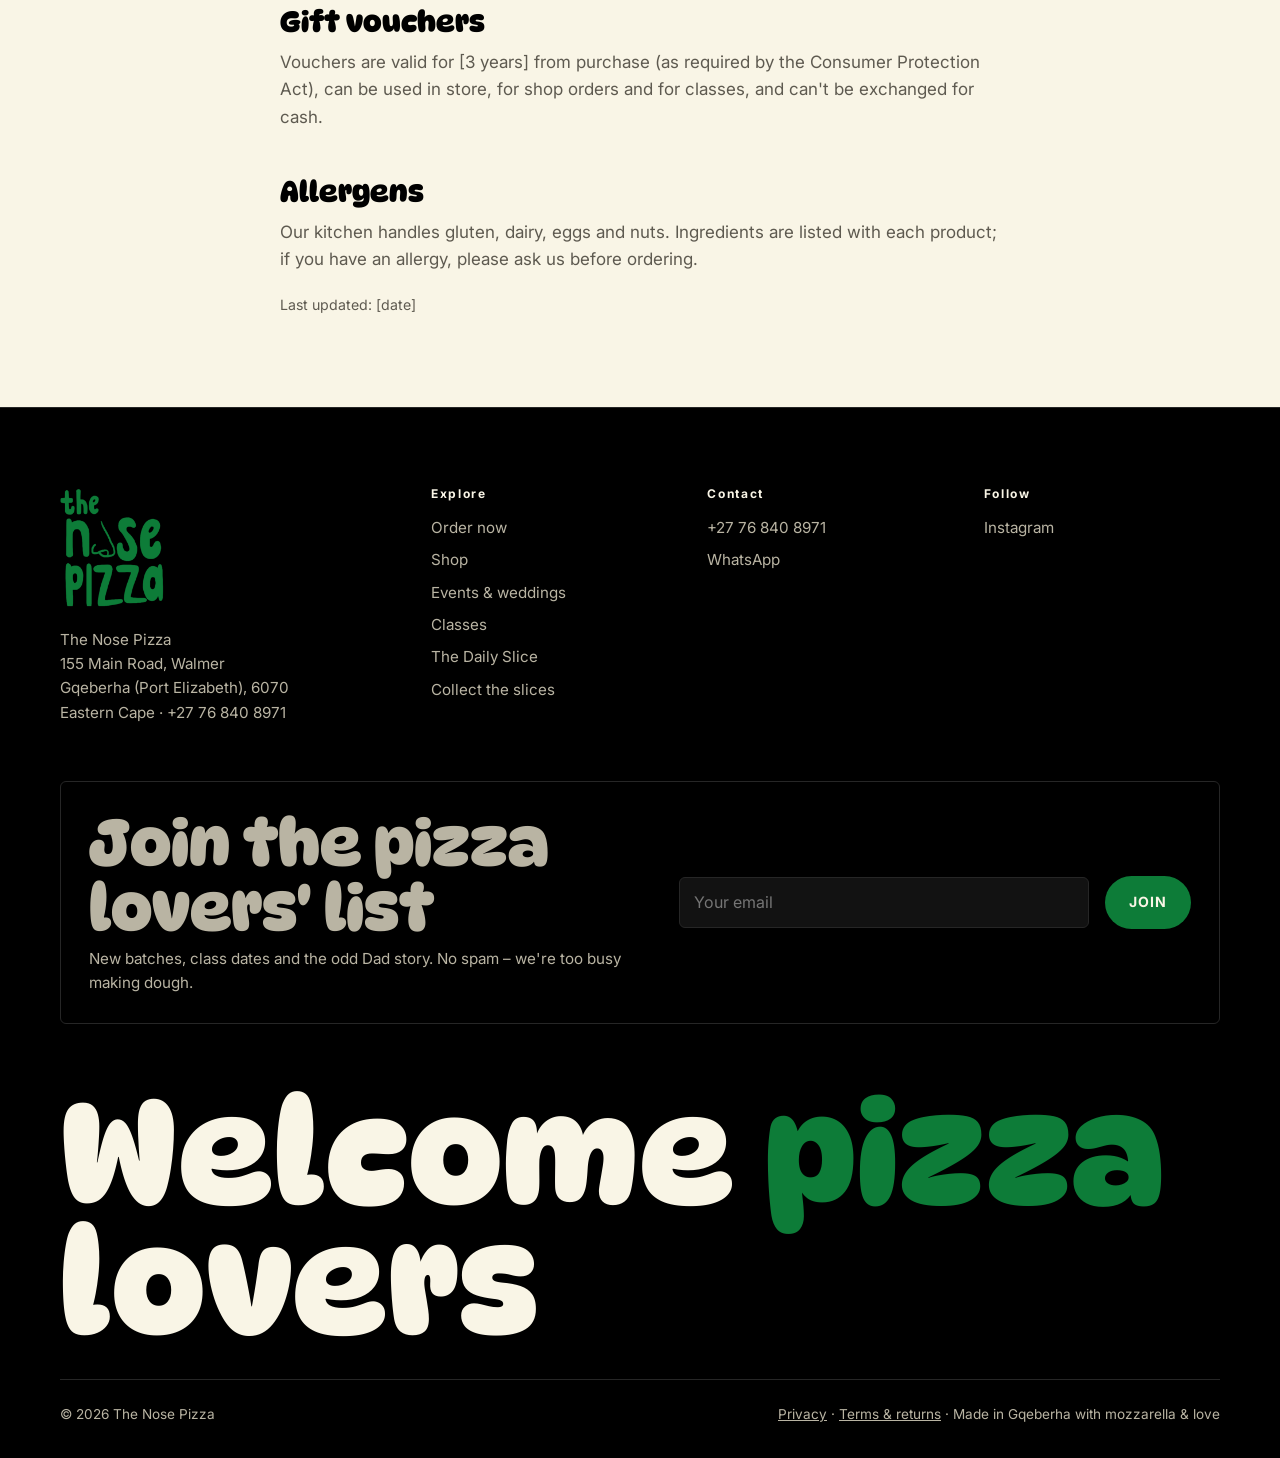
<file: terms.html>
<!doctype html>
<html lang="en-ZA">
<head>
  <meta charset="utf-8">
  <meta name="robots" content="noindex">
  <meta name="viewport" content="width=device-width, initial-scale=1">
  <title>Terms, Delivery &amp; Returns | The Nose Pizza</title>
  <meta name="description" content="Ordering, payment, delivery and returns for The Nose Pizza online shop.">
  <link rel="canonical" href="https://thenosepizza.co.za/terms.html">
  <meta property="og:type" content="website">
  <meta property="og:site_name" content="The Nose Pizza">
  <meta property="og:locale" content="en_ZA">
  <meta property="og:url" content="https://thenosepizza.co.za/terms.html">
  <meta property="og:title" content="Terms, Delivery &amp; Returns | The Nose Pizza">
  <meta property="og:description" content="Ordering, payment, delivery and returns for The Nose Pizza online shop.">
  <meta property="og:image" content="https://thenosepizza.co.za/images/og-default.jpg">
  <meta property="og:image:width" content="1200">
  <meta property="og:image:height" content="630">
  <meta name="twitter:card" content="summary_large_image">
  <link rel="icon" href="favicon.ico" sizes="32x32">
  <link rel="icon" href="images/icon-192.png" type="image/png">
  <link rel="apple-touch-icon" href="apple-touch-icon.png">
  <link rel="manifest" href="site.webmanifest">
  <meta name="theme-color" content="#000000">
  <link rel="preconnect" href="https://fonts.googleapis.com">
  <link rel="preconnect" href="https://fonts.gstatic.com" crossorigin>
  <link href="https://fonts.googleapis.com/css2?family=DynaPuff:wght@500;700&family=Inter:wght@400;500;600;700&display=swap" rel="stylesheet">
  <link rel="stylesheet" href="css/styles.css">
  <!-- schema:start -->
  <!-- schema:end -->
</head>
<body>

  <a class="skip-link" href="#main">Skip to content</a>

  <header class="site-header">
    <div class="wrap header-inner">
      <a class="brand" href="index.html" aria-label="The Nose Pizza home">
        <img src="images/logo-wordmark-cream.png" alt="The Nose Pizza" width="366" height="418">
      </a>
      <a class="btn btn-primary header-order" data-link="order" href="https://order.storekit.com/the-nose-pizza/menu/">Order</a>
      <button class="nav-toggle" aria-expanded="false" aria-controls="nav" aria-label="Open navigation"><span aria-hidden="true"></span></button>
      <nav id="nav">
        <a href="index.html">Home</a>
        <a href="index.html#menu">Favourites</a>
        <a href="shop.html">Shop</a>
        <a href="events.html">Events</a>
        <a href="classes.html">Classes</a>
        <a href="daily-slice.html">Daily Slice</a>
        <a href="loyalty.html">Rewards</a>
        <a class="btn btn-primary" data-link="order" href="https://order.storekit.com/the-nose-pizza/menu/">Order now</a>
      </nav>
    </div>
  </header>

  <main id="main">

    <section class="page-hero">
      <div class="wrap legal">
        <span class="eyebrow">Terms &amp; returns</span>
        <h1>The fine print, kept simple</h1>
        <p class="lead">These terms apply to orders from our online shop. Pizza orders on Storekit follow Storekit's terms.</p>
        <p><em>[Have this checked before launch. Fill in everything in square brackets.]</em></p>

        <h2>About us</h2>
        <p>[Legal entity name], [registration number], 155 Main Road, Walmer, Gqeberha, 6070, South Africa · +27 76 840 8971 · [email].</p>

        <h2>Ordering &amp; payment</h2>
        <p>You place an order by sending us your basket on WhatsApp. Your order is confirmed once we've replied to confirm stock and you've paid using the secure payment link we send. All prices are in South African Rand and include VAT [if VAT-registered]. If a price on the site is wrong, we'll tell you before you pay.</p>

        <h2>Delivery &amp; collection</h2>
        <p>We courier anywhere in South Africa for R99, free on orders over R600, and dispatch within 2 working days of payment. Collection from 155 Main Road is free. Fresh and frozen products (like pesto and frozen pizzas) are collection only.</p>

        <h2>Returns &amp; refunds</h2>
        <ul>
          <li><strong>Merch and vouchers:</strong> you may cancel within 7 days of receiving your order for a full refund (cooling-off period under the Electronic Communications and Transactions Act). Items must be unused and returned at your cost.</li>
          <li><strong>Food products:</strong> for hygiene and safety reasons, food can't be returned unless it's faulty, damaged or not what you ordered.</li>
          <li><strong>Faulty or damaged items:</strong> send us a photo on WhatsApp within 48 hours of delivery and we'll replace or refund it. Under the Consumer Protection Act you may return defective goods within 6 months.</li>
          <li>Refunds are paid back to your original payment method within [10] working days.</li>
        </ul>

        <h2>Gift vouchers</h2>
        <p>Vouchers are valid for [3 years] from purchase (as required by the Consumer Protection Act), can be used in store, for shop orders and for classes, and can't be exchanged for cash.</p>

        <h2>Allergens</h2>
        <p>Our kitchen handles gluten, dairy, eggs and nuts. Ingredients are listed with each product; if you have an allergy, please ask us before ordering.</p>

        <p><small>Last updated: [date]</small></p>
      </div>
    </section>

  </main>

  <footer class="site-footer">
    <div class="wrap">
      <div class="footer-grid">
        <div>
          <a class="brand" href="index.html" aria-label="The Nose Pizza home">
            <img src="images/logo-wordmark-green.png" alt="The Nose Pizza" width="366" height="418">
          </a>
          <address>The Nose Pizza<br>155 Main Road, Walmer<br>Gqeberha (Port Elizabeth), 6070<br>Eastern Cape · <a href="tel:+27768408971">+27 76 840 8971</a></address>
        </div>
        <div>
          <h2 class="footer-h">Explore</h2>
          <ul>
            <li><a data-link="order" href="https://order.storekit.com/the-nose-pizza/menu/">Order now</a></li>
            <li><a href="shop.html">Shop</a></li>
            <li><a href="events.html">Events &amp; weddings</a></li>
            <li><a href="classes.html">Classes</a></li>
            <li><a href="daily-slice.html">The Daily Slice</a></li>
            <li><a href="loyalty.html">Collect the slices</a></li>
          </ul>
        </div>
        <div>
          <h2 class="footer-h">Contact</h2>
          <ul>
            <li><a data-link="phone" data-fill="phone" href="tel:+27768408971">+27 76 840 8971</a></li>
            <li><a data-link="whatsapp" href="https://wa.me/27768408971">WhatsApp</a></li>
            <li><a data-link="email" data-fill="email" href="#">Email</a></li>
          </ul>
        </div>
        <div>
          <h2 class="footer-h">Follow</h2>
          <ul>
            <li><a data-link="instagram" href="https://www.instagram.com/the_nose_pizza/">Instagram</a></li>
            <li><a data-link="facebook" href="#">Facebook</a></li>
          </ul>
        </div>
      </div>
      <form class="footer-signup" name="pizza-lovers-list" method="POST" action="thanks.html?f=list" data-netlify="true" netlify-honeypot="bot-field">
        <input type="hidden" name="form-name" value="pizza-lovers-list">
        <p class="hidden"><label>Don't fill this in: <input name="bot-field"></label></p>
        <div>
          <h2 class="footer-h">Join the pizza lovers' list</h2>
          <p>New batches, class dates and the odd Dad story. No spam – we're too busy making dough.</p>
        </div>
        <label class="sr-only" for="signup-email">Email address</label>
        <input id="signup-email" type="email" name="email" autocomplete="email" placeholder="Your email" required>
        <button class="btn btn-primary" type="submit">Join</button>
      </form>
      <p class="footer-big">Welcome <span>pizza</span> lovers</p>
      <div class="footer-bottom">
        <span>© <span data-year></span> The Nose Pizza</span>
        <span><a href="privacy.html">Privacy</a> · <a href="terms.html">Terms &amp; returns</a> · Made in Gqeberha with mozzarella &amp; love</span>
      </div>
    </div>
  </footer>

  <a class="wa-float" data-link="whatsapp" href="https://wa.me/27768408971" aria-label="Chat on WhatsApp">
    <svg viewBox="0 0 24 24" aria-hidden="true"><path d="M12 2a10 10 0 0 0-8.6 15.1L2 22l5-1.3A10 10 0 1 0 12 2Zm5.3 14.1c-.2.6-1.3 1.2-1.8 1.3-.5 0-1 .2-3.3-.7-2.8-1.1-4.5-3.9-4.7-4.1-.1-.2-1.1-1.5-1.1-2.9s.7-2 1-2.3c.2-.3.5-.3.7-.3h.5c.2 0 .4 0 .6.5l.9 2.1c.1.2.1.4 0 .5l-.3.5-.4.4c-.1.1-.3.3-.1.6.2.3.8 1.3 1.7 2.1 1.2 1 2.1 1.3 2.4 1.5.3.1.5.1.6-.1l.9-1c.2-.3.4-.2.6-.1l2 1c.3.1.5.2.5.3.1.1.1.6-.1 1.2Z"/></svg>
    <span>WhatsApp us</span>
  </a>

  <script src="js/config.js"></script>
  <script src="js/products.js"></script>
  <script src="js/menu.js"></script>
  <script src="js/main.js"></script>
</body>
</html>
</file>
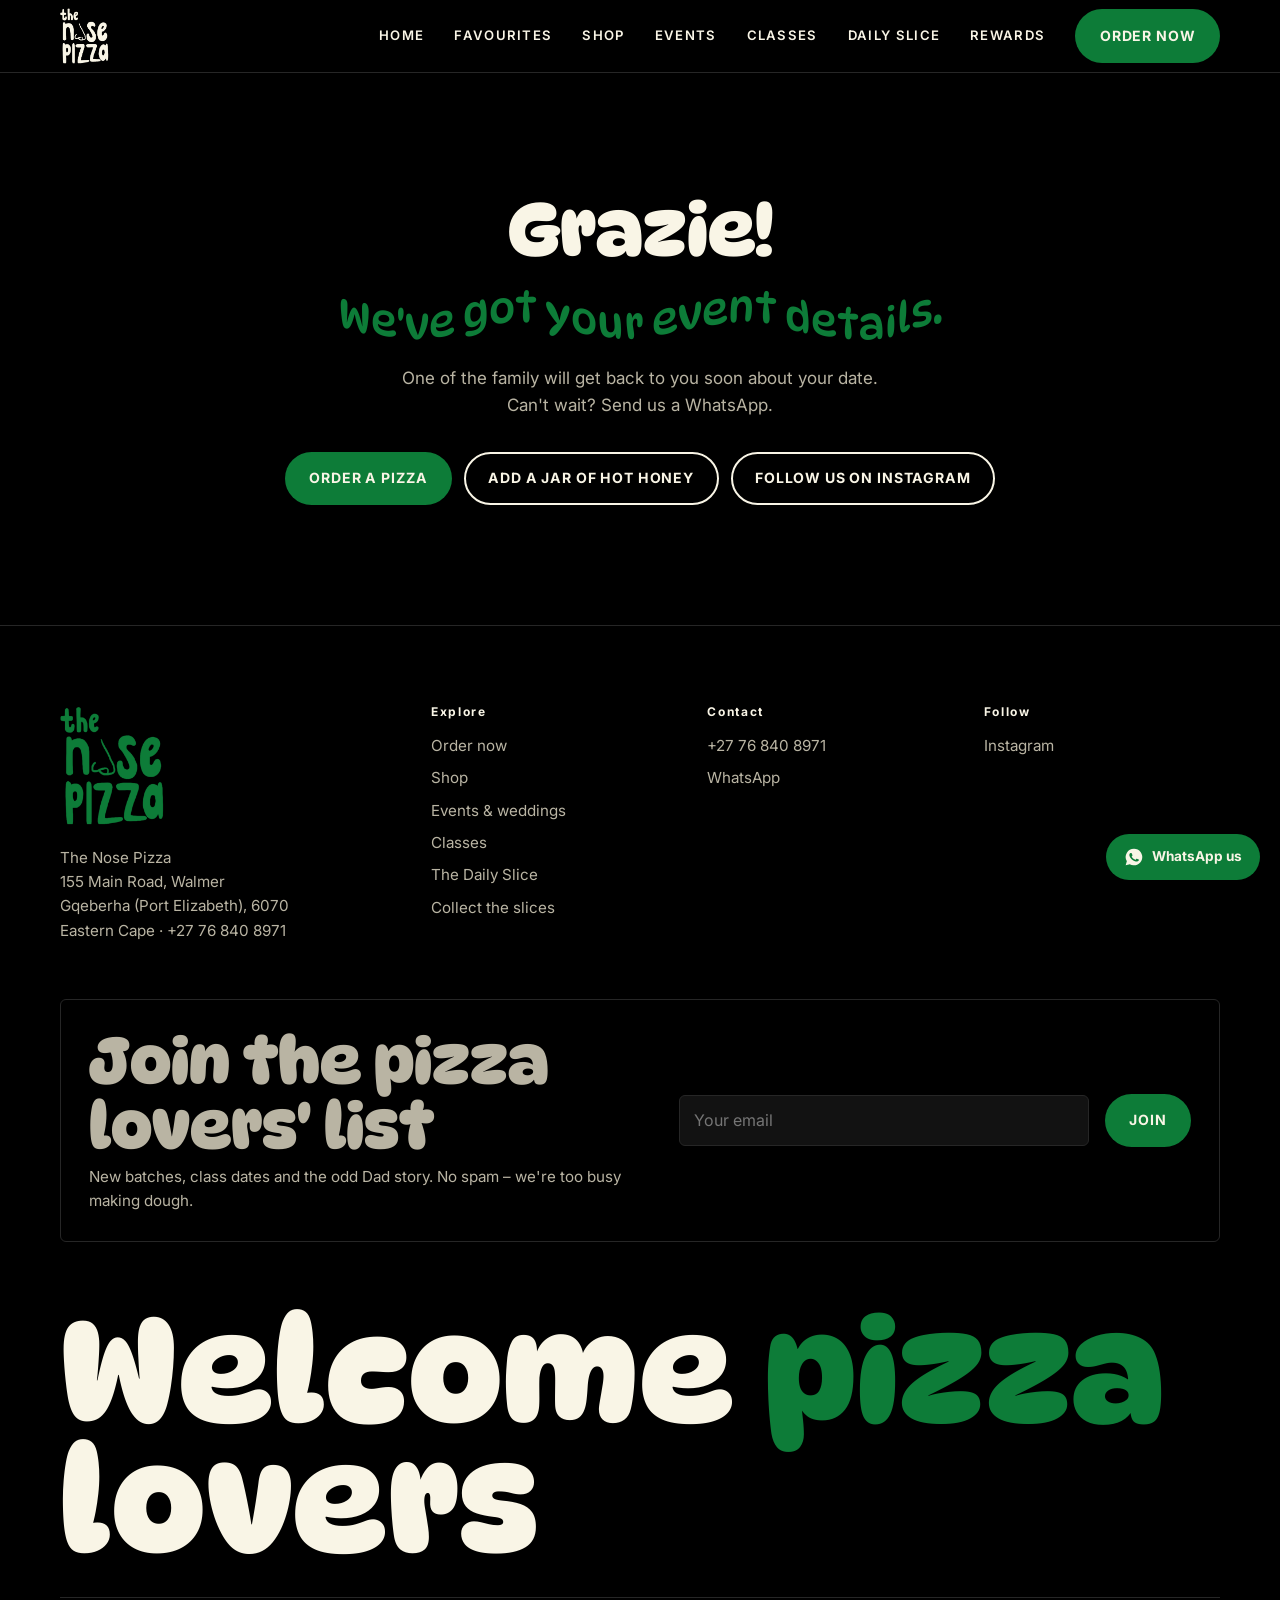
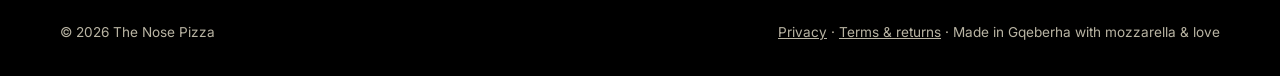
<file: thanks.html>
<!doctype html>
<html lang="en-ZA">
<head>
  <meta charset="utf-8">
  <meta name="robots" content="noindex">
  <meta name="viewport" content="width=device-width, initial-scale=1">
  <title>Thank you | The Nose Pizza</title>
  <meta name="description" content="Thanks for getting in touch with The Nose Pizza.">
  <meta property="og:type" content="website">
  <meta property="og:site_name" content="The Nose Pizza">
  <meta property="og:locale" content="en_ZA">
  <meta property="og:url" content="https://thenosepizza.co.za/thanks.html">
  <meta property="og:title" content="Thank you | The Nose Pizza">
  <meta property="og:description" content="Thanks for getting in touch with The Nose Pizza.">
  <meta property="og:image" content="https://thenosepizza.co.za/images/og-default.jpg">
  <meta property="og:image:width" content="1200">
  <meta property="og:image:height" content="630">
  <meta name="twitter:card" content="summary_large_image">
  <link rel="icon" href="favicon.ico" sizes="32x32">
  <link rel="icon" href="images/icon-192.png" type="image/png">
  <link rel="apple-touch-icon" href="apple-touch-icon.png">
  <link rel="manifest" href="site.webmanifest">
  <meta name="theme-color" content="#000000">
  <link rel="preconnect" href="https://fonts.googleapis.com">
  <link rel="preconnect" href="https://fonts.gstatic.com" crossorigin>
  <link href="https://fonts.googleapis.com/css2?family=DynaPuff:wght@500;700&family=Inter:wght@400;500;600;700&display=swap" rel="stylesheet">
  <link rel="stylesheet" href="css/styles.css">
  <!-- schema:start -->
  <!-- schema:end -->
</head>
<body>

  <a class="skip-link" href="#main">Skip to content</a>

  <header class="site-header">
    <div class="wrap header-inner">
      <a class="brand" href="index.html" aria-label="The Nose Pizza home">
        <img src="images/logo-wordmark-cream.png" alt="The Nose Pizza" width="366" height="418">
      </a>
      <a class="btn btn-primary header-order" data-link="order" href="https://order.storekit.com/the-nose-pizza/menu/">Order</a>
      <button class="nav-toggle" aria-expanded="false" aria-controls="nav" aria-label="Open navigation"><span aria-hidden="true"></span></button>
      <nav id="nav">
        <a href="index.html">Home</a>
        <a href="index.html#menu">Favourites</a>
        <a href="shop.html">Shop</a>
        <a href="events.html">Events</a>
        <a href="classes.html">Classes</a>
        <a href="daily-slice.html">Daily Slice</a>
        <a href="loyalty.html">Rewards</a>
        <a class="btn btn-primary" data-link="order" href="https://order.storekit.com/the-nose-pizza/menu/">Order now</a>
      </nav>
    </div>
  </header>

  <main id="main">

    <section class="section dark quote">
      <div class="wrap">
        <blockquote>Grazie!</blockquote>
        <div data-thanks="event">
          <p class="hand">We've got your event details.</p>
          <p style="max-width:46ch;margin:16px auto 32px">One of the family will get back to you soon about your date. Can't wait? Send us a WhatsApp.</p>
        </div>
        <div data-thanks="waitlist" hidden>
          <p class="hand">You're on the class waitlist.</p>
          <p style="max-width:46ch;margin:16px auto 32px">You'll hear from us first when dates are set. Hungry in the meantime?</p>
        </div>
        <div data-thanks="list" hidden>
          <p class="hand">Welcome to the pizza lovers' list.</p>
          <p style="max-width:46ch;margin:16px auto 32px">Expect new batches, class dates and the odd Dad story. Hungry in the meantime?</p>
        </div>
        <div class="btn-row" style="justify-content:center">
          <a class="btn btn-primary" data-link="order" href="https://order.storekit.com/the-nose-pizza/menu/">Order a pizza</a>
          <a class="btn btn-outline" href="shop.html#hot-honey">Add a jar of hot honey</a>
          <a class="btn btn-outline" data-link="instagram" href="https://www.instagram.com/the_nose_pizza/">Follow us on Instagram</a>
        </div>
      </div>
    </section>

  </main>

  <footer class="site-footer">
    <div class="wrap">
      <div class="footer-grid">
        <div>
          <a class="brand" href="index.html" aria-label="The Nose Pizza home">
            <img src="images/logo-wordmark-green.png" alt="The Nose Pizza" width="366" height="418">
          </a>
          <address>The Nose Pizza<br>155 Main Road, Walmer<br>Gqeberha (Port Elizabeth), 6070<br>Eastern Cape · <a href="tel:+27768408971">+27 76 840 8971</a></address>
        </div>
        <div>
          <h2 class="footer-h">Explore</h2>
          <ul>
            <li><a data-link="order" href="https://order.storekit.com/the-nose-pizza/menu/">Order now</a></li>
            <li><a href="shop.html">Shop</a></li>
            <li><a href="events.html">Events &amp; weddings</a></li>
            <li><a href="classes.html">Classes</a></li>
            <li><a href="daily-slice.html">The Daily Slice</a></li>
            <li><a href="loyalty.html">Collect the slices</a></li>
          </ul>
        </div>
        <div>
          <h2 class="footer-h">Contact</h2>
          <ul>
            <li><a data-link="phone" data-fill="phone" href="tel:+27768408971">+27 76 840 8971</a></li>
            <li><a data-link="whatsapp" href="https://wa.me/27768408971">WhatsApp</a></li>
            <li><a data-link="email" data-fill="email" href="#">Email</a></li>
          </ul>
        </div>
        <div>
          <h2 class="footer-h">Follow</h2>
          <ul>
            <li><a data-link="instagram" href="https://www.instagram.com/the_nose_pizza/">Instagram</a></li>
            <li><a data-link="facebook" href="#">Facebook</a></li>
          </ul>
        </div>
      </div>
      <form class="footer-signup" name="pizza-lovers-list" method="POST" action="thanks.html?f=list" data-netlify="true" netlify-honeypot="bot-field">
        <input type="hidden" name="form-name" value="pizza-lovers-list">
        <p class="hidden"><label>Don't fill this in: <input name="bot-field"></label></p>
        <div>
          <h2 class="footer-h">Join the pizza lovers' list</h2>
          <p>New batches, class dates and the odd Dad story. No spam – we're too busy making dough.</p>
        </div>
        <label class="sr-only" for="signup-email">Email address</label>
        <input id="signup-email" type="email" name="email" autocomplete="email" placeholder="Your email" required>
        <button class="btn btn-primary" type="submit">Join</button>
      </form>
      <p class="footer-big">Welcome <span>pizza</span> lovers</p>
      <div class="footer-bottom">
        <span>© <span data-year></span> The Nose Pizza</span>
        <span><a href="privacy.html">Privacy</a> · <a href="terms.html">Terms &amp; returns</a> · Made in Gqeberha with mozzarella &amp; love</span>
      </div>
    </div>
  </footer>

  <a class="wa-float" data-link="whatsapp" href="https://wa.me/27768408971" aria-label="Chat on WhatsApp">
    <svg viewBox="0 0 24 24" aria-hidden="true"><path d="M12 2a10 10 0 0 0-8.6 15.1L2 22l5-1.3A10 10 0 1 0 12 2Zm5.3 14.1c-.2.6-1.3 1.2-1.8 1.3-.5 0-1 .2-3.3-.7-2.8-1.1-4.5-3.9-4.7-4.1-.1-.2-1.1-1.5-1.1-2.9s.7-2 1-2.3c.2-.3.5-.3.7-.3h.5c.2 0 .4 0 .6.5l.9 2.1c.1.2.1.4 0 .5l-.3.5-.4.4c-.1.1-.3.3-.1.6.2.3.8 1.3 1.7 2.1 1.2 1 2.1 1.3 2.4 1.5.3.1.5.1.6-.1l.9-1c.2-.3.4-.2.6-.1l2 1c.3.1.5.2.5.3.1.1.1.6-.1 1.2Z"/></svg>
    <span>WhatsApp us</span>
  </a>

  <script src="js/config.js"></script>
  <script src="js/products.js"></script>
  <script src="js/menu.js"></script>
  <script src="js/main.js"></script>
</body>
</html>
</file>
<file: css/styles.css>
/* ============================================================
   The Nose Pizza
   ============================================================ */

:root {
  /* Brand colours */
  --green: #0d7c38;
  --cream: #f9f5e6;
  --black: #000000;

  /* Supporting shades, derived from the brand colours */
  --green-dark: #0a6530;
  --ink: var(--black);
  --ink-2: #121212;
  --paper: var(--cream);
  --white: #fffdf5;
  --muted: #5e5a50;
  --muted-dark: #b9b4a3;
  --line: #e6dfc8;
  --line-dark: #262626;

  /* DynaPuff matches the rounded "PiZZA" lettering in the brand artwork */
  --font-display: "DynaPuff", "Arial Rounded MT Bold", sans-serif;
  --font-hand: "DynaPuff", "Arial Rounded MT Bold", sans-serif;
  --font-body: "Inter", system-ui, -apple-system, "Segoe UI", sans-serif;

  --radius: 6px;
  --wrap: 1200px;
}

*,
*::before,
*::after { box-sizing: border-box; }

html { scroll-behavior: smooth; }
@media (prefers-reduced-motion: reduce) { html { scroll-behavior: auto; } }

/* Sections land below the sticky header */
[id] { scroll-margin-top: 88px; }

/* Keyboard focus */
:focus-visible { outline: 3px solid var(--green); outline-offset: 3px; }
.dark :focus-visible,
.site-header :focus-visible,
.site-footer :focus-visible { outline-color: var(--cream); }
.checks label:focus-within { outline: 3px solid var(--green); outline-offset: 2px; }

.sr-only {
  position: absolute;
  width: 1px;
  height: 1px;
  overflow: hidden;
  clip: rect(0 0 0 0);
  white-space: nowrap;
}
.skip-link {
  position: absolute;
  left: 12px;
  top: -60px;
  z-index: 100;
  padding: 10px 16px;
  background: var(--green);
  color: var(--cream);
  font-weight: 700;
  border-radius: var(--radius);
}
.skip-link:focus { top: 12px; }

body {
  margin: 0;
  background: var(--paper);
  color: var(--ink);
  font-family: var(--font-body);
  font-size: 17px;
  line-height: 1.6;
  -webkit-font-smoothing: antialiased;
}

img { max-width: 100%; display: block; }

[hidden] { display: none !important; }

a { color: inherit; }

h1, h2, h3, h4 {
  font-family: var(--font-display);
  font-weight: 700;
  line-height: 1.02;
  margin: 0 0 0.45em;
  letter-spacing: 0;
}

h1 { font-size: clamp(3rem, 9vw, 7rem); }
h2 { font-size: clamp(2.3rem, 5.5vw, 4rem); }
h3 { font-size: 1.6rem; }

p { margin: 0 0 1em; }

.hand {
  font-family: var(--font-hand);
  font-weight: 400;
  letter-spacing: 0;
}

.wrap {
  width: 100%;
  max-width: var(--wrap);
  margin: 0 auto;
  padding: 0 20px;
}

.eyebrow {
  display: inline-block;
  font-size: 0.78rem;
  font-weight: 700;
  letter-spacing: 0.16em;
  text-transform: uppercase;
  color: var(--green);
  margin-bottom: 1rem;
}

h1 .eyebrow,
h2 .eyebrow { display: block; font-family: var(--font-body); line-height: 1.6; }

.lead { font-size: 1.15rem; color: var(--muted); max-width: 46ch; }

.section { padding: clamp(64px, 10vw, 120px) 0; }
.section-tight { padding: 48px 0; }
.section-head { max-width: 680px; margin-bottom: 48px; }
.section-head.center { margin-left: auto; margin-right: auto; text-align: center; }
.section-head p { color: var(--muted); }

.bg-white { background: var(--white); }

.dark { background: var(--ink); color: var(--cream); }
.dark .lead,
.dark p { color: var(--muted-dark); }
.dark .eyebrow { color: var(--cream); }

/* ---------- Buttons ---------- */

.btn {
  display: inline-flex;
  align-items: center;
  justify-content: center;
  gap: 0.5em;
  padding: 0.95em 1.6em;
  border-radius: 999px;
  border: 2px solid transparent;
  font: inherit;
  font-weight: 700;
  font-size: 0.88rem;
  letter-spacing: 0.06em;
  text-transform: uppercase;
  text-decoration: none;
  cursor: pointer;
  transition: background 0.15s, color 0.15s, border-color 0.15s, transform 0.15s;
}
.btn:hover { transform: translateY(-1px); }

.btn-primary { background: var(--green); color: var(--cream); }
.btn-primary:hover { background: var(--green-dark); }

.btn-outline { border-color: currentColor; color: var(--ink); background: transparent; }
.btn-outline:hover { background: var(--ink); color: var(--cream); border-color: var(--ink); }
.dark .btn-outline { color: var(--cream); }
.dark .btn-outline:hover { background: var(--cream); color: var(--ink); border-color: var(--cream); }

.btn-block { width: 100%; }

.btn-row { display: flex; flex-wrap: wrap; gap: 12px; }

/* ---------- Header ---------- */

.site-header {
  position: sticky;
  top: 0;
  z-index: 50;
  background: var(--ink);
  color: var(--cream);
  border-bottom: 1px solid var(--line-dark);
}

.header-inner {
  display: flex;
  align-items: center;
  justify-content: space-between;
  height: 72px;
}

.brand {
  display: flex;
  align-items: center;
  gap: 10px;
  text-decoration: none;
}
.brand img { height: 56px; width: auto; }

#nav { display: flex; align-items: center; gap: 30px; }
#nav a:not(.btn) {
  color: var(--cream);
  text-decoration: none;
  font-weight: 600;
  font-size: 0.82rem;
  letter-spacing: 0.1em;
  text-transform: uppercase;
}
#nav a:not(.btn):hover,
#nav a[aria-current="page"] {
  text-decoration: underline;
  text-decoration-color: var(--green);
  text-decoration-thickness: 2px;
  text-underline-offset: 8px;
}

.nav-toggle {
  display: none;
  background: none;
  border: 2px solid var(--cream);
  border-radius: 999px;
  padding: 0.45em 1.1em;
  font: inherit;
  font-weight: 700;
  font-size: 0.8rem;
  letter-spacing: 0.1em;
  text-transform: uppercase;
  cursor: pointer;
  color: var(--cream);
}

@media (max-width: 900px) {
  .nav-toggle { display: block; }
  #nav {
    display: none;
    position: absolute;
    top: 72px;
    left: 0;
    right: 0;
    flex-direction: column;
    align-items: stretch;
    gap: 0;
    padding: 8px 20px 24px;
    background: var(--ink);
    border-bottom: 1px solid var(--line-dark);
  }
  #nav.open { display: flex; }
  #nav a:not(.btn) { padding: 16px 0; border-bottom: 1px solid var(--line-dark); font-size: 0.95rem; }
  #nav .btn { margin-top: 18px; }
}

/* ---------- Photos ---------- */

.photo {
  width: 100%;
  height: 100%;
  object-fit: cover;
  border-radius: var(--radius);
}

/* Placeholder for products without a photo yet */
.ph {
  width: 100%;
  height: 100%;
  min-height: 220px;
  display: flex;
  flex-direction: column;
  align-items: center;
  justify-content: center;
  gap: 12px;
  background: var(--ink);
  color: var(--muted-dark);
  font-family: var(--font-hand);
  font-size: 1.3rem;
}
.ph img { width: auto; height: 90px; }

/* ---------- Hero ---------- */

.hero { padding: clamp(48px, 8vw, 104px) 0 clamp(56px, 8vw, 112px); overflow: hidden; }
.hero-grid {
  display: grid;
  grid-template-columns: 1.1fr 1fr;
  gap: clamp(32px, 6vw, 72px);
  align-items: center;
}
.hero h1 { margin-bottom: 0.2em; }
.hero h1 .hand {
  display: block;
  font-size: 0.5em;
  color: var(--green);
  margin-top: 0.35em;
}
.hero .lead { margin-bottom: 2rem; }

.hero-note {
  display: flex;
  flex-wrap: wrap;
  gap: 8px 24px;
  margin-top: 28px;
  font-size: 0.88rem;
  color: var(--muted-dark);
}
.hero-note span::before { content: "✓ "; color: var(--green); font-weight: 700; }

.collage {
  position: relative;
  aspect-ratio: 1 / 1.05;
}
.collage img {
  position: absolute;
  object-fit: cover;
  border-radius: var(--radius);
  box-shadow: 0 20px 50px rgba(0, 0, 0, 0.45);
}
.collage img:nth-child(1) { width: 62%; height: 70%; left: 0; top: 4%; transform: rotate(-3deg); }
.collage img:nth-child(2) { width: 52%; height: 58%; right: 0; top: 0; transform: rotate(4deg); }
.collage img:nth-child(3) { width: 50%; height: 48%; left: 30%; bottom: 0; transform: rotate(-1deg); }

.hero-art { justify-self: center; width: 100%; max-width: 460px; }
.hero-art { position: relative; }
.hero-art .chef-body { width: 100%; height: auto; }

/* The pizza is a separate layer so it can float and be tossed (tap it) */
.chef-pizza {
  position: absolute;
  left: 20.1%;
  top: 0;
  width: 47%;
  padding: 0;
  border: 0;
  background: none;
  cursor: pointer;
  animation: chef-float 2.8s ease-in-out infinite;
}
.chef-pizza img { width: 100%; height: auto; }
.chef-pizza.tossing { animation: chef-toss 1.1s cubic-bezier(0.3, 0, 0.4, 1); }
@keyframes chef-float {
  0%, 100% { transform: translateY(0) rotate(-2deg); }
  50% { transform: translateY(-10px) rotate(2deg); }
}
@keyframes chef-toss {
  0% { transform: translateY(0) rotate(0); }
  50% { transform: translateY(-110%) rotate(360deg); }
  100% { transform: translateY(0) rotate(720deg); }
}
@media (prefers-reduced-motion: reduce) {
  .chef-pizza, .chef-pizza.tossing { animation: none; cursor: default; }
}

.page-hero { padding: clamp(56px, 8vw, 104px) 0 clamp(40px, 6vw, 72px); }
.page-hero .lead { max-width: 58ch; }

@media (max-width: 900px) {
  .hero-grid { grid-template-columns: 1fr; }
  .collage { max-width: 520px; width: 100%; margin: 0 auto; }
  .hero-art { max-width: 380px; }
}

/* ---------- Neon marquee ---------- */

.marquee {
  overflow: hidden;
  background: var(--ink);
  border-top: 1px solid var(--line-dark);
  border-bottom: 1px solid var(--line-dark);
  padding: 18px 0;
}
.marquee-track {
  display: flex;
  width: max-content;
  gap: 48px;
  animation: marquee 30s linear infinite;
}
.marquee span {
  font-family: var(--font-display);
  font-size: clamp(1.4rem, 3vw, 2rem);
  font-weight: 700;
  white-space: nowrap;
  color: var(--cream);
}
.marquee span::after { content: "✦"; margin-left: 48px; color: var(--green); }
@keyframes marquee { to { transform: translateX(-50%); } }
@media (prefers-reduced-motion: reduce) { .marquee-track { animation: none; } }

/* ---------- Cards ---------- */

.grid { display: grid; gap: 20px; }
.grid-2 { grid-template-columns: repeat(2, 1fr); }
.grid-3 { grid-template-columns: repeat(3, 1fr); }
.grid-4 { grid-template-columns: repeat(4, 1fr); }

@media (max-width: 1000px) {
  .grid-4 { grid-template-columns: repeat(2, 1fr); }
  .grid-3 { grid-template-columns: repeat(2, 1fr); }
}
@media (max-width: 640px) {
  .grid-2, .grid-3, .grid-4 { grid-template-columns: 1fr; }
}

.card {
  position: relative;
  background: var(--white);
  border: 1px solid var(--line);
  border-radius: var(--radius);
  padding: 28px;
  display: flex;
  flex-direction: column;
}
.card p { color: var(--muted); }
.dark .card { background: var(--ink-2); border-color: var(--line-dark); }

.card-link {
  margin-top: auto;
  font-weight: 700;
  font-size: 0.85rem;
  letter-spacing: 0.08em;
  text-transform: uppercase;
  text-decoration: none;
  color: var(--green);
}
.card-link::after { content: " →"; }

/* Photo cards on the home page */
.tile {
  position: relative;
  display: flex;
  flex-direction: column;
  justify-content: flex-end;
  min-height: 420px;
  padding: 24px;
  border-radius: var(--radius);
  overflow: hidden;
  color: var(--cream);
  text-decoration: none;
  isolation: isolate;
}
.tile img {
  position: absolute;
  inset: 0;
  width: 100%;
  height: 100%;
  object-fit: cover;
  z-index: -2;
  transition: transform 0.4s;
}
.tile::before {
  content: "";
  position: absolute;
  inset: 0;
  z-index: -1;
  background: linear-gradient(to top, rgba(0, 0, 0, 0.9) 10%, rgba(0, 0, 0, 0.05) 65%);
}
.tile:hover img { transform: scale(1.04); }
.tile h3 { font-size: 2rem; margin-bottom: 0.2em; }
.tile p { color: var(--muted-dark); font-size: 0.95rem; margin-bottom: 12px; }
.tile .card-link { margin: 0; color: var(--cream); }

.tag {
  display: inline-block;
  align-self: flex-start;
  font-size: 0.7rem;
  font-weight: 700;
  letter-spacing: 0.1em;
  text-transform: uppercase;
  padding: 0.35em 0.8em;
  border-radius: 999px;
  background: var(--paper);
  color: var(--muted);
  margin-bottom: 14px;
}
.tag-soon { background: var(--green); color: var(--cream); }
.tile .tag { position: absolute; top: 20px; left: 20px; }

/* ---------- Split (image + text) ---------- */

.split {
  display: grid;
  grid-template-columns: 1fr 1fr;
  gap: clamp(32px, 6vw, 88px);
  align-items: center;
}
.split-media { aspect-ratio: 4 / 5; }
.split-media.square { aspect-ratio: 1; }
.split-media.pair { display: grid; grid-template-columns: 1fr 1fr; gap: 14px; aspect-ratio: auto; }
.split-media.pair img { aspect-ratio: 3 / 4; }
.split-media.pair img:last-child { margin-top: 48px; }
@media (max-width: 900px) {
  .split { grid-template-columns: 1fr; }
  .split-media { aspect-ratio: 4 / 3; }
  .split-media.pair { aspect-ratio: auto; }
  .split.reverse .split-media { order: -1; }
}

/* ---------- Menu list ---------- */

.menu-list {
  display: grid;
  grid-template-columns: 1fr 1fr;
  gap: 0 56px;
  margin-bottom: 40px;
}
.menu-item {
  display: flex;
  gap: 16px;
  justify-content: space-between;
  align-items: baseline;
  padding: 18px 0;
  border-bottom: 1px solid var(--line-dark);
}
.menu-item h3 { font-size: 1.35rem; margin: 0 0 4px; }
.menu-item p { font-size: 0.92rem; margin: 0; }
.menu-item .price { font-family: var(--font-display); font-size: 1.35rem; color: var(--green); white-space: nowrap; }
.menu-item .tag { margin: 0 0 0 8px; vertical-align: middle; background: var(--green); color: var(--cream); }
@media (max-width: 800px) { .menu-list { grid-template-columns: 1fr; } }

/* ---------- Products ---------- */

.products {
  display: grid;
  grid-template-columns: repeat(auto-fill, minmax(260px, 1fr));
  gap: 20px;
}

.product {
  background: var(--white);
  border: 1px solid var(--line);
  border-radius: var(--radius);
  overflow: hidden;
  display: flex;
  flex-direction: column;
}
.product[hidden] { display: none; }
.product-media { aspect-ratio: 1; background: var(--ink); }
.product-media img { width: 100%; height: 100%; object-fit: cover; }
.product-body { padding: 20px; display: flex; flex-direction: column; flex: 1; }
.product-body p { color: var(--muted); font-size: 0.95rem; }
.product-body .btn { margin-top: auto; }
.product-top { display: flex; justify-content: space-between; gap: 12px; align-items: baseline; }
.product-top h3 { margin: 0; font-size: 1.45rem; }
.price { font-family: var(--font-display); font-size: 1.35rem; color: var(--green); white-space: nowrap; }
.product-size { font-size: 0.82rem !important; margin: 4px 0 12px; text-transform: uppercase; letter-spacing: 0.08em; }
.product-note { font-size: 0.8rem !important; color: var(--green) !important; font-weight: 600; }

.filters { display: flex; flex-wrap: wrap; gap: 10px; margin-bottom: 32px; }
.filters button {
  font: inherit;
  font-size: 0.8rem;
  font-weight: 700;
  letter-spacing: 0.08em;
  text-transform: uppercase;
  padding: 0.6em 1.3em;
  border-radius: 999px;
  border: 1.5px solid var(--line);
  background: var(--white);
  color: var(--ink);
  cursor: pointer;
}
.filters button[aria-pressed="true"] { background: var(--ink); border-color: var(--ink); color: var(--cream); }

.ship-bar {
  display: flex;
  flex-wrap: wrap;
  gap: 10px 36px;
  justify-content: center;
  padding: 16px 20px;
  background: var(--green);
  color: var(--cream);
  font-size: 0.85rem;
  font-weight: 700;
  letter-spacing: 0.04em;
}

/* ---------- Steps ---------- */

.steps { counter-reset: step; display: grid; gap: 28px; grid-template-columns: repeat(4, 1fr); }
.step { counter-increment: step; border-top: 2px solid var(--green); padding-top: 20px; }
.step::before {
  content: "0" counter(step);
  display: block;
  font-family: var(--font-display);
  font-size: 2.6rem;
  line-height: 1;
  color: var(--green);
  margin-bottom: 12px;
}
.step p { font-size: 0.95rem; }
@media (max-width: 900px) { .steps { grid-template-columns: repeat(2, 1fr); } }
@media (max-width: 520px) { .steps { grid-template-columns: 1fr; } }

/* ---------- Packages ---------- */

.package .from { font-family: var(--font-display); font-size: 2.2rem; line-height: 1; margin: 8px 0 16px; }
.package .from small { font-family: var(--font-body); font-size: 0.8rem; color: var(--muted); text-transform: uppercase; letter-spacing: 0.08em; }
.package ul { margin: 0 0 24px; padding: 0; list-style: none; }
.package li { padding: 9px 0; border-bottom: 1px dashed var(--line); font-size: 0.95rem; }
.package li::before { content: "✦"; color: var(--green); margin-right: 10px; font-size: 0.8em; }
.package.featured { border: 2px solid var(--ink); }
.package.featured::before {
  content: "Most booked";
  position: absolute;
  top: -13px;
  left: 28px;
  background: var(--ink);
  color: var(--cream);
  font-size: 0.7rem;
  font-weight: 700;
  letter-spacing: 0.1em;
  text-transform: uppercase;
  padding: 0.35em 0.9em;
  border-radius: 999px;
}

/* ---------- Forms ---------- */

.form-card {
  background: var(--white);
  border: 1px solid var(--line);
  border-radius: var(--radius);
  padding: clamp(24px, 4vw, 48px);
  color: var(--ink);
}

.form-grid { display: grid; grid-template-columns: 1fr 1fr; gap: 18px 20px; }
.form-grid .full { grid-column: 1 / -1; }
@media (max-width: 640px) { .form-grid { grid-template-columns: 1fr; } }

label, legend { display: block; font-weight: 600; font-size: 0.88rem; margin-bottom: 6px; }

input[type="text"],
input[type="email"],
input[type="tel"],
input[type="date"],
input[type="number"],
select,
textarea {
  width: 100%;
  font: inherit;
  font-size: 1rem;
  padding: 0.75em 0.9em;
  border: 1.5px solid var(--line);
  border-radius: var(--radius);
  background: var(--paper);
  color: var(--ink);
}
input:focus, select:focus, textarea:focus {
  outline: none;
  border-color: var(--green);
  background: var(--white);
}
textarea { min-height: 130px; resize: vertical; }

fieldset { border: 0; padding: 0; margin: 0; }
.checks { display: flex; flex-wrap: wrap; gap: 10px; }
.checks label {
  display: inline-flex;
  align-items: center;
  gap: 8px;
  font-weight: 500;
  margin: 0;
  padding: 0.55em 1em;
  border: 1.5px solid var(--line);
  border-radius: 999px;
  background: var(--paper);
  cursor: pointer;
}
.checks input { accent-color: var(--green); }
.form-note { font-size: 0.85rem; color: var(--muted); margin-top: 16px; }
.hidden { display: none; }

/* ---------- FAQ ---------- */

.faq { max-width: 800px; }
.faq details { border-bottom: 1px solid var(--line); padding: 22px 0; }
.faq summary {
  cursor: pointer;
  font-weight: 700;
  font-size: 1.05rem;
  list-style: none;
  display: flex;
  justify-content: space-between;
  gap: 16px;
}
.faq summary::-webkit-details-marker { display: none; }
.faq summary::after { content: "+"; color: var(--green); font-size: 1.4rem; line-height: 1; }
.faq details[open] summary::after { content: "–"; }
.faq details p { margin: 12px 0 0; color: var(--muted); }

/* ---------- Visit ---------- */

.info-list { list-style: none; padding: 0; margin: 0 0 28px; }
.info-list li { display: flex; justify-content: space-between; gap: 16px; padding: 12px 0; border-bottom: 1px solid var(--line); }
.info-list li span:first-child { font-weight: 600; }
.info-list li span:last-child { color: var(--muted); text-align: right; }
.dark .info-list li { border-color: var(--line-dark); }
.dark .info-list li span:last-child { color: var(--muted-dark); }

.visit-grid { display: grid; grid-template-columns: 1fr 1fr 1.1fr; gap: 20px; align-items: stretch; }
.visit-grid .photo { min-height: 360px; }
.map { width: 100%; height: 100%; min-height: 360px; border: 0; border-radius: var(--radius); filter: grayscale(0.6); }
@media (max-width: 1000px) {
  .visit-grid { grid-template-columns: 1fr 1fr; }
  .visit-grid > :first-child { grid-column: 1 / -1; }
}
@media (max-width: 640px) { .visit-grid { grid-template-columns: 1fr; } }

/* ---------- Quote ---------- */

.quote { text-align: center; }
.quote blockquote {
  margin: 0 auto 16px;
  max-width: 18ch;
  font-family: var(--font-display);
  font-size: clamp(2.4rem, 6vw, 4.6rem);
  line-height: 1;
  font-weight: 700;
}
.quote .hand { font-size: clamp(1.8rem, 5vw, 2.6rem); color: var(--green); margin: 0.3em 0; }

/* ---------- Footer ---------- */

.site-footer { background: var(--ink); color: var(--muted-dark); padding: 80px 0 32px; font-size: 0.95rem; border-top: 1px solid var(--line-dark); }
.site-footer a { color: var(--muted-dark); text-decoration: none; }
.site-footer a:hover { color: var(--cream); }
.footer-grid { display: grid; grid-template-columns: 1.4fr 1fr 1fr 1fr; gap: 40px; }
.footer-grid .footer-h { font-family: var(--font-body); color: var(--cream); font-size: 0.75rem; font-weight: 700; letter-spacing: 0.14em; margin-bottom: 16px; }
.footer-grid ul { list-style: none; padding: 0; margin: 0; }
.footer-grid li { margin-bottom: 8px; }
.site-footer .brand { margin-bottom: 20px; }
.site-footer address { font-style: normal; }
.site-footer .brand img { height: 120px; }
.footer-big { font-family: var(--font-display); font-size: clamp(3rem, 12vw, 9rem); line-height: 0.9; color: var(--cream); font-weight: 700; margin: 64px 0 0; letter-spacing: 0.01em; }
.footer-big span { color: var(--green); }
.footer-bottom { margin-top: 32px; padding-top: 24px; border-top: 1px solid var(--line-dark); display: flex; flex-wrap: wrap; justify-content: space-between; gap: 12px; font-size: 0.85rem; }
@media (max-width: 900px) { .footer-grid { grid-template-columns: 1fr 1fr; } }
@media (max-width: 520px) { .footer-grid { grid-template-columns: 1fr; } }

/* ---------- WhatsApp float ---------- */

.wa-float {
  position: fixed;
  right: 20px;
  bottom: 20px;
  z-index: 60;
  display: flex;
  align-items: center;
  gap: 8px;
  padding: 12px 18px;
  border-radius: 999px;
  background: var(--green);
  color: var(--cream);
  font-weight: 700;
  font-size: 0.85rem;
  text-decoration: none;
  box-shadow: 0 6px 20px rgba(0, 0, 0, 0.25);
}
.wa-float svg { width: 20px; height: 20px; fill: currentColor; }
@media (max-width: 520px) { .wa-float span { display: none; } .wa-float { padding: 14px; } }

/* ---------- Reviews ---------- */

.rating {
  display: inline-flex;
  align-items: center;
  gap: 10px;
  margin-top: 24px;
  color: var(--cream);
  text-decoration: none;
  font-size: 0.92rem;
}
.rating:hover strong { text-decoration: underline; text-decoration-color: var(--green); }
.stars { color: var(--green); letter-spacing: 2px; }

.review {
  margin: 0;
  display: flex;
  flex-direction: column;
  gap: 14px;
  padding: 28px;
  border: 1px solid var(--line);
  border-radius: var(--radius);
  background: var(--paper);
}
.review blockquote { margin: 0; font-size: 1rem; line-height: 1.55; color: var(--ink); }
.review figcaption { margin-top: auto; font-size: 0.82rem; font-weight: 600; letter-spacing: 0.04em; color: var(--muted); }
.dark .review { background: var(--ink-2); border-color: var(--line-dark); }
.dark .review blockquote { color: var(--cream); }
.dark .review figcaption { color: var(--muted-dark); }
.review .stars { font-size: 1.1rem; }

/* ---------- "Can't decide?" picker ---------- */

.picker {
  display: grid;
  grid-template-columns: minmax(240px, 380px) 1fr;
  gap: clamp(24px, 5vw, 56px);
  align-items: center;
  margin: 0 0 40px;
  padding: clamp(24px, 4vw, 44px);
  border: 2px dashed var(--green);
  border-radius: var(--radius);
}
.picker-stage {
  position: relative;
  aspect-ratio: 1;
  display: grid;
  place-items: center;
}
.picker-stage::after {
  /* little shadow under the floating pizza */
  content: "";
  position: absolute;
  bottom: 12%;
  width: 55%;
  height: 8%;
  border-radius: 50%;
  background: radial-gradient(closest-side, rgba(13, 124, 56, 0.45), transparent);
}
.picker-toss { width: 82%; height: auto; animation: float 3s ease-in-out infinite; }
.picker-toss.tossing { animation: toss 1.3s cubic-bezier(0.3, 0, 0.4, 1); }
.picker-photo {
  width: 92%;
  aspect-ratio: 1;
  object-fit: cover;
  border-radius: 50%;
  border: 6px solid var(--cream);
  box-shadow: 0 20px 50px rgba(0, 0, 0, 0.5);
  animation: pop 0.45s cubic-bezier(0.2, 1.4, 0.4, 1);
  position: relative;
  z-index: 1;
}
.picker-copy h3 { font-size: clamp(2rem, 4.5vw, 3rem); color: var(--cream); margin-bottom: 0.2em; }
.picker-lead { font-family: var(--font-display); font-size: 1.4rem; color: var(--green) !important; margin-bottom: 24px; }
.picker-result p { margin-bottom: 14px; }
.picker-result.spinning h3 { color: var(--green); }
.picker-tip { color: var(--cream) !important; font-weight: 600; }
.picker-tip::before { content: "✦ "; color: var(--green); }
.picker-copy .btn-row { margin-top: 8px; }
.picker-note { font-size: 0.85rem; margin: 16px 0 0 !important; }
.picker .btn:disabled { opacity: 0.6; cursor: wait; transform: none; }

@keyframes float {
  0%, 100% { transform: translateY(0) rotate(-3deg); }
  50% { transform: translateY(-10px) rotate(3deg); }
}
@keyframes toss {
  0% { transform: translateY(0) rotate(0) scale(1); }
  45% { transform: translateY(-38%) rotate(540deg) scale(0.9); }
  100% { transform: translateY(0) rotate(1080deg) scale(1); }
}
@keyframes pop {
  from { transform: scale(0.6) rotate(-20deg); opacity: 0; }
  to { transform: scale(1) rotate(0); opacity: 1; }
}
@media (prefers-reduced-motion: reduce) {
  .picker-toss, .picker-toss.tossing, .picker-photo { animation: none; }
}
@media (max-width: 800px) {
  .picker { grid-template-columns: 1fr; text-align: center; }
  .picker-stage { max-width: 300px; width: 100%; margin: 0 auto; }
  .picker-copy .btn-row { justify-content: center; }
}

/* ---------- Header: mobile Order pill + icon toggle ---------- */

.header-order { display: none; padding: 0.6em 1.2em; margin-left: auto; margin-right: 10px; }
.nav-toggle span,
.nav-toggle span::before,
.nav-toggle span::after {
  display: block;
  width: 20px;
  height: 2px;
  background: currentColor;
  border-radius: 2px;
  position: relative;
  transition: transform 0.2s;
}
.nav-toggle span::before,
.nav-toggle span::after { content: ""; position: absolute; left: 0; }
.nav-toggle span::before { top: -6px; }
.nav-toggle span::after { top: 6px; }
.nav-toggle[aria-expanded="true"] span { background: transparent; }
.nav-toggle[aria-expanded="true"] span::before { transform: translateY(6px) rotate(45deg); }
.nav-toggle[aria-expanded="true"] span::after { transform: translateY(-6px) rotate(-45deg); }
@media (max-width: 900px) {
  .header-order { display: inline-flex; }
  .nav-toggle { padding: 13px 12px; }
}

/* ---------- Pickup + forms ---------- */

.pickup-note { font-weight: 700; color: var(--green); }
.req { color: var(--green); }
.inline-check { display: flex; align-items: center; gap: 8px; font-weight: 500; margin-top: 8px; }
.inline-check input { accent-color: var(--green); }
input:disabled { opacity: 0.5; }
.link-btn { background: none; border: 0; padding: 0; font: inherit; color: inherit; text-decoration: underline; cursor: pointer; }

/* ---------- Product options ---------- */

.product-option { display: flex; align-items: center; justify-content: space-between; gap: 12px; margin: 0 0 14px; font-size: 0.88rem; }
.product-option select { width: auto; min-width: 110px; padding: 0.5em 0.7em; }
.product-details { margin: 0 0 14px; font-size: 0.88rem; }
.product-details summary { cursor: pointer; font-weight: 600; }
.product-details p { margin: 8px 0 0; }

/* ---------- Basket ---------- */

.basket-bar {
  position: fixed;
  left: 20px;
  bottom: 20px;
  z-index: 60;
  display: flex;
  align-items: center;
  gap: 14px;
  padding: 13px 20px;
  border: 0;
  border-radius: 999px;
  background: var(--ink);
  color: var(--cream);
  font: inherit;
  font-size: 0.9rem;
  font-weight: 600;
  cursor: pointer;
  box-shadow: 0 6px 20px rgba(0, 0, 0, 0.3);
}
.basket-bar strong { color: var(--cream); background: var(--green); padding: 2px 10px; border-radius: 999px; }
.basket-bar[hidden] { display: none; }
@media (max-width: 520px) { .basket-bar { left: 12px; right: 76px; justify-content: space-between; } }

.basket {
  width: min(480px, calc(100% - 32px));
  max-height: calc(100% - 32px);
  padding: 24px;
  border: 0;
  border-radius: var(--radius);
  background: var(--paper);
  color: var(--ink);
}
.basket::backdrop { background: rgba(0, 0, 0, 0.6); }
.basket-head { display: flex; justify-content: space-between; align-items: center; margin-bottom: 8px; }
.basket-head h2 { font-size: 2rem; margin: 0; }
.basket-x { background: none; border: 0; font-size: 2rem; line-height: 1; cursor: pointer; color: var(--ink); }
.basket-lines { list-style: none; padding: 0; margin: 0 0 16px; }
.basket-lines li { display: grid; grid-template-columns: 1fr auto auto; gap: 12px; align-items: center; padding: 12px 0; border-bottom: 1px solid var(--line); }
.basket-lines li span { display: block; font-size: 0.82rem; color: var(--muted); }
.basket-qty { display: flex; align-items: center; gap: 8px; }
.basket-qty button { width: 30px; height: 30px; border-radius: 50%; border: 1.5px solid var(--line); background: var(--white); font-size: 1rem; cursor: pointer; }
.basket-qty span { min-width: 1.2em; text-align: center; color: var(--ink) !important; font-size: 0.95rem !important; }
.basket-price { font-weight: 700; color: var(--ink) !important; font-size: 0.95rem !important; }
.basket-delivery { margin: 0 0 16px; }
.basket-delivery label { display: flex; gap: 8px; align-items: center; font-weight: 500; font-size: 0.9rem; margin: 6px 0; }
.basket-delivery input { accent-color: var(--green); }
.basket-warn { font-size: 0.82rem; color: var(--green); font-weight: 600; margin: 6px 0 0; }
.basket-totals { margin: 0 0 18px; }
.basket-totals div { display: flex; justify-content: space-between; padding: 4px 0; font-size: 0.92rem; }
.basket-totals dd { margin: 0; }
.basket-total { font-weight: 700; font-size: 1.05rem !important; border-top: 1px solid var(--line); margin-top: 6px; padding-top: 10px !important; }
.basket-note { font-size: 0.82rem; color: var(--muted); margin: 12px 0 0; }

/* ---------- Instagram strip ---------- */

.insta-head { display: flex; flex-wrap: wrap; justify-content: space-between; align-items: center; gap: 16px; margin-bottom: 24px; }
.insta-head h2 { margin: 0; font-size: clamp(1.8rem, 4vw, 2.6rem); }
.insta-grid { display: grid; grid-template-columns: repeat(6, 1fr); gap: 10px; }
.insta-grid img { width: 100%; height: auto; aspect-ratio: 1; object-fit: cover; border-radius: var(--radius); transition: opacity 0.2s; }
.insta-grid a:hover img { opacity: 0.85; }
@media (max-width: 800px) { .insta-grid { grid-template-columns: repeat(3, 1fr); } }

/* ---------- Footer sign-up ---------- */

.footer-signup {
  display: grid;
  grid-template-columns: 1.4fr 1fr auto;
  gap: 16px;
  align-items: center;
  margin-top: 56px;
  padding: 28px;
  border: 1px solid var(--line-dark);
  border-radius: var(--radius);
}
.footer-signup p { margin: 0; }
.footer-signup .footer-h { margin-bottom: 6px; }
.footer-signup input[type="email"] { background: var(--ink-2); border-color: var(--line-dark); color: var(--cream); }
@media (max-width: 760px) { .footer-signup { grid-template-columns: 1fr; } }
.footer-bottom a { text-decoration: underline; }

/* ---------- Legal pages ---------- */

.legal { max-width: 760px; }
.legal h2 { font-size: 1.8rem; margin-top: 1.6em; }
.legal p, .legal li { color: var(--muted); }

/* ---------- The Daily Slice ---------- */

.daily-head { text-align: center; max-width: 620px; margin: 0 auto 28px; }
.daily-head h1 { font-size: clamp(2.6rem, 8vw, 4.4rem); margin-bottom: 0.2em; }
.daily-head .lead { margin: 0 auto 18px; }
.dd-game { position: relative; max-width: 500px; margin: 0 auto; }
.dd-board { display: grid; gap: 6px; width: min(340px, 100%); margin: 0 auto 22px; }
.dd-row { display: grid; grid-template-columns: repeat(5, 1fr); gap: 6px; }
.dd-tile {
  display: grid;
  place-items: center;
  aspect-ratio: 1;
  border: 2px solid var(--line-dark);
  border-radius: 8px;
  font-family: var(--font-display);
  font-weight: 700;
  font-size: clamp(1.5rem, 6vw, 2rem);
  color: var(--cream);
  text-transform: uppercase;
  user-select: none;
}
.dd-tile.filled { border-color: var(--muted-dark); animation: dd-pop 0.1s; }
.dd-tile[data-state="correct"] { background: var(--green); border-color: var(--green); color: var(--cream); }
.dd-tile[data-state="present"] { background: var(--cream); border-color: var(--cream); color: var(--ink); }
.dd-tile[data-state="absent"] { background: #2b2b2b; border-color: #2b2b2b; color: var(--muted-dark); }
.dd-tile.flip { animation: dd-flip 0.5s ease; }
.dd-row.shake { animation: dd-shake 0.4s; }
.dd-tile.mini { display: inline-grid; width: 32px; font-size: 1rem; margin-right: 8px; vertical-align: middle; }

.dd-keyboard { display: grid; gap: 7px; }
.dd-keys { display: flex; justify-content: center; gap: 5px; }
.dd-key {
  flex: 1;
  max-width: 44px;
  min-height: 54px;
  padding: 0;
  border: 0;
  border-radius: 6px;
  background: #3a3a3a;
  color: var(--cream);
  font: 700 0.95rem var(--font-body);
  cursor: pointer;
}
.dd-key.dd-wide { max-width: 68px; flex: 1.5; font-size: 0.78rem; }
.dd-key[data-state="correct"] { background: var(--green); }
.dd-key[data-state="present"] { background: var(--cream); color: var(--ink); }
.dd-key[data-state="absent"] { background: #1e1e1e; color: #6f6f6f; }

.dd-toast {
  display: table;
  margin: 0 auto 14px;
  padding: 10px 18px;
  border-radius: 999px;
  background: var(--cream);
  color: var(--ink);
  font-weight: 700;
  font-size: 0.9rem;
  text-align: center;
}
.dd-pizza { display: none; width: 150px; height: auto; margin: 0 auto 14px; }
.daily.won .dd-pizza { display: block; animation: toss 1.3s cubic-bezier(0.3, 0, 0.4, 1); }

.dd-how { max-width: 500px; margin: 32px auto 0; color: var(--muted-dark); }
.dd-how summary { cursor: pointer; font-weight: 700; color: var(--cream); }
.dd-how ul { list-style: none; padding: 0; }
.dd-how li { margin: 10px 0; }

.dd-dialog .btn-row { margin-top: 16px; }
.dd-stats { display: grid; grid-template-columns: repeat(5, 1fr); gap: 6px; text-align: center; margin: 12px 0 20px; }
.dd-stats strong { display: block; font-family: var(--font-display); font-size: 1.8rem; color: var(--green); }
.dd-stats span { font-size: 0.72rem; color: var(--muted); }
.dd-sub { font-size: 1.1rem; margin: 0 0 8px; }
.dd-dist { list-style: none; padding: 0; margin: 0 0 16px; }
.dd-dist li { display: flex; gap: 8px; align-items: center; margin: 4px 0; font-size: 0.85rem; }
.dd-dist b { display: block; min-width: 24px; padding: 2px 8px; background: #d9d3c2; text-align: right; border-radius: 4px; }
.dd-dist b.mine { background: var(--green); color: var(--cream); }
.dd-result { font-weight: 700; }
.dd-next { font-size: 0.85rem; color: var(--muted); margin: 14px 0 0; }

.dd-teaser { display: grid; grid-template-columns: repeat(5, 1fr); gap: 8px; max-width: 360px; justify-self: center; width: 100%; }
.dd-teaser .dd-tile { font-size: clamp(1.8rem, 6vw, 2.6rem); }

@keyframes dd-flip { 0% { transform: rotateX(0); } 50% { transform: rotateX(90deg); } 100% { transform: rotateX(0); } }
@keyframes dd-shake { 20%, 60% { transform: translateX(-6px); } 40%, 80% { transform: translateX(6px); } }
@keyframes dd-pop { from { transform: scale(1.08); } }
@media (prefers-reduced-motion: reduce) {
  .dd-tile.flip, .dd-row.shake, .dd-tile.filled, .daily.won .dd-pizza { animation: none; }
}

/* ---------- Wavy lettering (handwritten accents) ---------- */

.wave-letters { display: inline-block; white-space: nowrap; }
.wave-letters span {
  display: inline-block;
  transform: var(--still);
  transform-origin: 50% 70%;
  animation: letter-wave 2.6s ease-in-out infinite;
  animation-delay: calc(var(--i) * -0.16s);
}
@keyframes letter-wave {
  0%, 100% { transform: translateY(0.2em) skewY(-14deg) scaleY(0.86); }
  50% { transform: translateY(-0.2em) skewY(14deg) scaleY(1.22); }
}
@media (prefers-reduced-motion: reduce) {
  .wave-letters span { animation: none; }
}

/* ---------- Collect the slices ---------- */

.slice-card { text-align: center; max-width: 420px; justify-self: center; width: 100%; }
.slice-pizza { width: min(340px, 100%); height: auto; overflow: visible; }
.slice-crust { fill: none; stroke: var(--line-dark); stroke-width: 4; }
.slice-empty { fill: transparent; stroke: var(--cream); stroke-width: 1.5; stroke-dasharray: 4 4; opacity: 0.6; }
.slice-img { opacity: 0; transform-origin: 100px 100px; transition: opacity 0.3s; }
.slice-num { font-family: var(--font-display); font-size: 16px; fill: var(--muted-dark); text-anchor: middle; }
.slice.on .slice-img { opacity: 1; animation: slice-in 0.45s cubic-bezier(0.2, 1.4, 0.4, 1); }
.slice.on .slice-num { opacity: 0; }
.slice.on .slice-empty { stroke: var(--green); stroke-dasharray: none; opacity: 1; stroke-width: 2.5; }
.slice-card.full .slice-pizza { animation: slice-party 0.9s ease; }
.slice-count { font-family: var(--font-display); font-size: 1.5rem; margin: 18px 0 4px; color: var(--cream); }
.slice-count strong { color: var(--green); }
.slice-msg { min-height: 3em; }
.slice-actions { justify-content: center; }
@keyframes slice-in { from { transform: scale(1.25); opacity: 0; } to { transform: scale(1); opacity: 1; } }
@keyframes slice-party { 0% { transform: rotate(0); } 60% { transform: rotate(380deg) scale(1.05); } 100% { transform: rotate(360deg); } }
@media (prefers-reduced-motion: reduce) {
  .slice.on .slice-img, .slice-card.full .slice-pizza { animation: none; }
}

.reward { text-align: left; }
.reward-badge {
  align-self: flex-start;
  margin-bottom: 14px;
  padding: 0.35em 0.9em;
  border-radius: 999px;
  background: var(--green);
  color: var(--cream);
  font-size: 0.75rem;
  font-weight: 700;
  letter-spacing: 0.08em;
  text-transform: uppercase;
}
.reward.featured { border: 2px solid var(--green); }
</file>
<file: css/roster.css>
/* The Nose Pizza – staff roster (roster.html + shifts.html) */
:root {
  --green: #0d7c38;
  --green-dark: #0a6530;
  --cream: #f9f5e6;
  --black: #000000;
  --white: #fffdf5;
  --muted: #5e5a50;
  --line: #e6dfc8;
  --warn: #8a4300;
  --warn-bg: #fdecd2;
  --warn-line: #efc58c;
  --font-display: "DynaPuff", "Arial Rounded MT Bold", sans-serif;
  --font-body: "Inter", system-ui, -apple-system, "Segoe UI", sans-serif;
}

*, *::before, *::after { box-sizing: border-box; }
[hidden] { display: none !important; }

body {
  margin: 0;
  background: var(--cream);
  color: var(--black);
  font: 16px/1.5 var(--font-body);
  -webkit-text-size-adjust: 100%;
}

:focus-visible { outline: 3px solid var(--green); outline-offset: 2px; }

.r-top {
  background: var(--green);
  color: var(--cream);
  display: flex;
  align-items: center;
  justify-content: space-between;
  gap: 12px;
  padding: 12px 16px;
}
.r-top img { display: block; height: 34px; width: auto; }
.r-top__tag { font-family: var(--font-display); font-weight: 700; font-size: 15px; }

.r-wrap { max-width: 720px; margin: 0 auto; padding: 24px 16px 72px; }

h1, h2, h3 { font-family: var(--font-display); font-weight: 700; line-height: 1.15; margin: 0 0 .45em; }
h1 { font-size: clamp(30px, 8vw, 42px); color: var(--green); }
h2 { font-size: 21px; }
h3 { font-size: 18px; }
p { margin: 0 0 .75em; }
.lead { color: var(--muted); margin-bottom: 20px; }
.muted { color: var(--muted); }
.small { font-size: 14px; }
.center { text-align: center; }
.label { display: block; font-weight: 600; margin: 14px 0 6px; }
.card .label:first-child { margin-top: 0; }

.card {
  background: var(--white);
  border: 1.5px solid var(--line);
  border-radius: 16px;
  padding: 16px;
  margin: 0 0 14px;
}
.card > :last-child { margin-bottom: 0; }
.card--center { text-align: center; padding: 28px 16px; }
.card--note { border-color: var(--green); box-shadow: 0 0 0 3px rgba(13, 124, 56, .14); }
.card--warn { background: var(--warn-bg); border-color: var(--warn-line); color: var(--warn); }
.card--mine { border-color: var(--green); }

.row { display: flex; flex-wrap: wrap; gap: 8px; align-items: center; }

.btn {
  appearance: none;
  display: inline-flex;
  align-items: center;
  justify-content: center;
  gap: 8px;
  min-height: 44px;
  padding: 10px 18px;
  border: 2px solid var(--green);
  border-radius: 999px;
  background: var(--green);
  color: var(--cream);
  font: 600 15px/1.1 var(--font-body);
  text-decoration: none;
  cursor: pointer;
}
.btn:hover { background: var(--green-dark); border-color: var(--green-dark); }
.btn--ghost { background: transparent; color: var(--green); }
.btn--ghost:hover { background: rgba(13, 124, 56, .08); color: var(--green-dark); }
.btn--small { min-height: 36px; padding: 6px 12px; font-size: 14px; }
.btn--big { min-height: 52px; padding: 14px 26px; font-family: var(--font-display); font-size: 18px; }
.btn--icon { width: 44px; padding: 0; font-size: 24px; }

input[type="text"], select {
  width: 100%;
  min-height: 46px;
  padding: 10px 12px;
  border: 1.5px solid var(--line);
  border-radius: 10px;
  background: #fff;
  color: var(--black);
  font: 16px var(--font-body);
}
.row input[type="text"] { flex: 1 1 180px; width: auto; }
.row select { flex: 1 1 200px; width: auto; }
.max select { flex: 0 1 140px; }
.max { margin-top: 14px; }

.toast {
  background: var(--black);
  color: var(--cream);
  border-radius: 12px;
  padding: 12px 16px;
  margin: 0 0 14px;
}
.error { color: #a1220f; font-weight: 600; margin: 12px 0 0; }

/* Tabs */
.tabs {
  display: flex;
  gap: 4px;
  padding: 4px;
  margin: 0 0 18px;
  background: var(--white);
  border: 1.5px solid var(--line);
  border-radius: 999px;
}
.tabs button {
  flex: 1;
  min-height: 44px;
  border: 0;
  border-radius: 999px;
  background: none;
  color: var(--black);
  font: 600 15px var(--font-body);
  cursor: pointer;
}
.tabs button[aria-selected="true"] { background: var(--green); color: var(--cream); }

/* Day toggles */
.days { display: grid; grid-template-columns: repeat(7, 1fr); gap: 6px; }
.day {
  min-height: 46px;
  padding: 0;
  border: 2px solid var(--line);
  border-radius: 12px;
  background: #fff;
  color: var(--black);
  font: 600 14px var(--font-body);
  cursor: pointer;
}
.day[aria-pressed="true"] { background: var(--green); border-color: var(--green); color: var(--cream); }

/* Week navigation */
.weeknav { display: flex; align-items: center; justify-content: space-between; gap: 8px; margin: 0 0 14px; }
.weeknav__label { margin: 0; text-align: center; }

/* Roster rows */
.day-card h3 { color: var(--green); }
.shift { display: flex; flex-wrap: wrap; gap: 6px 12px; align-items: center; padding: 10px 0; border-top: 1px dashed var(--line); }
.day-card h3 + .shift { border-top: 0; padding-top: 2px; }
.shift__time { flex: 0 0 120px; color: var(--muted); font-size: 14px; font-weight: 600; }
.shift__people { flex: 1 1 200px; display: flex; flex-wrap: wrap; gap: 6px; align-items: center; }

.chip {
  display: inline-flex;
  align-items: center;
  min-height: 36px;
  padding: 2px 2px 2px 12px;
  border: 1.5px solid var(--line);
  border-radius: 999px;
  background: var(--cream);
  font-weight: 600;
  font-size: 15px;
}
.chip button {
  width: 32px;
  height: 32px;
  border: 0;
  border-radius: 50%;
  background: none;
  color: var(--muted);
  font-size: 20px;
  line-height: 1;
  cursor: pointer;
}
.chip button:hover { background: rgba(0, 0, 0, .06); color: var(--black); }
.chip__flag { font-weight: 400; font-size: 13px; margin-left: 2px; }
.chip--warn { background: var(--warn-bg); border-color: var(--warn-line); color: var(--warn); }
.chip--plain { padding-right: 12px; }
.chip--me { background: var(--green); border-color: var(--green); color: var(--cream); }
.chip--open { padding-right: 12px; border-style: dashed; border-color: var(--warn-line); background: transparent; color: var(--warn); font-weight: 500; }

select.spot {
  flex: 1 1 180px;
  width: auto;
  min-height: 40px;
  border: 1.5px dashed var(--warn-line);
  background: var(--warn-bg);
  color: var(--warn);
  font-size: 15px;
}

/* Fairness */
.fair { display: grid; gap: 12px; }
.fair__row { display: grid; grid-template-columns: 1fr auto; gap: 4px 12px; align-items: baseline; }
.fair__name { font-weight: 600; }
.bar { grid-column: 1 / -1; display: block; height: 10px; border-radius: 99px; background: var(--line); overflow: hidden; }
.bar span { display: block; height: 100%; border-radius: 99px; background: var(--green); }

/* Team */
.person__head { display: flex; justify-content: space-between; align-items: center; gap: 8px; }
.person__head h3 { margin: 0; }

/* Shift set-up */
.shift-edit { display: flex; flex-wrap: wrap; gap: 8px; align-items: center; margin: 0 0 10px; }
.shift-edit input { flex: 1 1 180px; width: auto; }
.stepper { display: inline-flex; align-items: center; gap: 4px; border: 1.5px solid var(--line); border-radius: 999px; background: #fff; padding: 2px; }
.stepper span { min-width: 72px; text-align: center; font-weight: 600; font-size: 14px; }
.stepper button {
  width: 38px;
  height: 38px;
  border: 0;
  border-radius: 50%;
  background: var(--cream);
  color: var(--green);
  font-size: 20px;
  font-weight: 700;
  cursor: pointer;
}

/* Staff page */
.hello { display: flex; align-items: center; gap: 12px; }
.hello h1 { margin: 0; }
.hello__pizza { width: 64px; height: 64px; flex: none; animation: pizza-bob 3.2s ease-in-out infinite; }
.hello + .lead { margin-top: 12px; }
@keyframes pizza-bob {
  0%, 100% { transform: translateY(0) rotate(0deg); }
  50% { transform: translateY(-6px) rotate(14deg); }
}
@media (prefers-reduced-motion: reduce) { .hello__pizza { animation: none; } }
.send-row { margin-top: 18px; }
.send-row .btn { flex: 1 1 auto; }

.mine { padding: 10px 0; border-top: 1px dashed var(--line); }
.mine:first-of-type { border-top: 0; }
.mine__row { display: flex; flex-wrap: wrap; justify-content: space-between; align-items: center; gap: 8px; }
.help { margin-top: 12px; padding: 14px; border-radius: 12px; background: var(--cream); }
.help .label { margin-top: 16px; }
.free-list { margin: 0 0 12px; padding-left: 20px; }
.free-list li { margin: 2px 0; }
</file>
